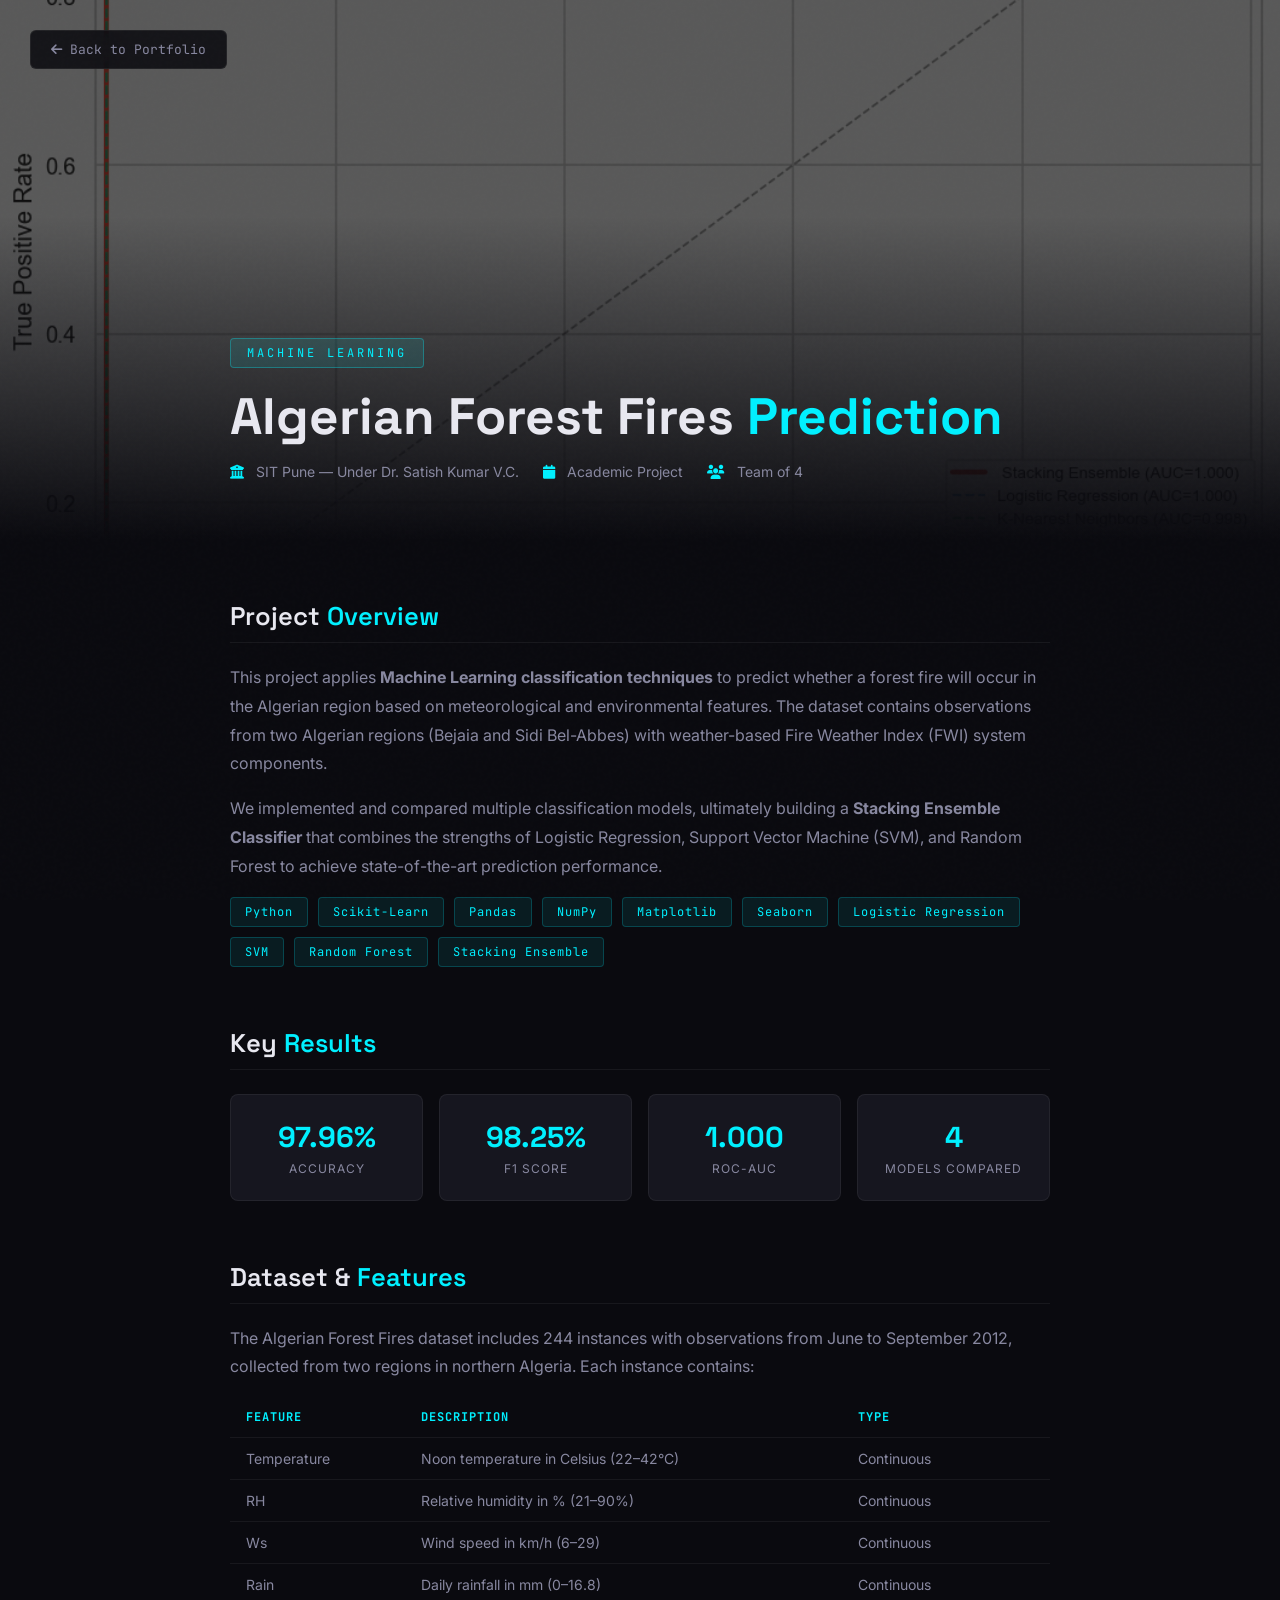
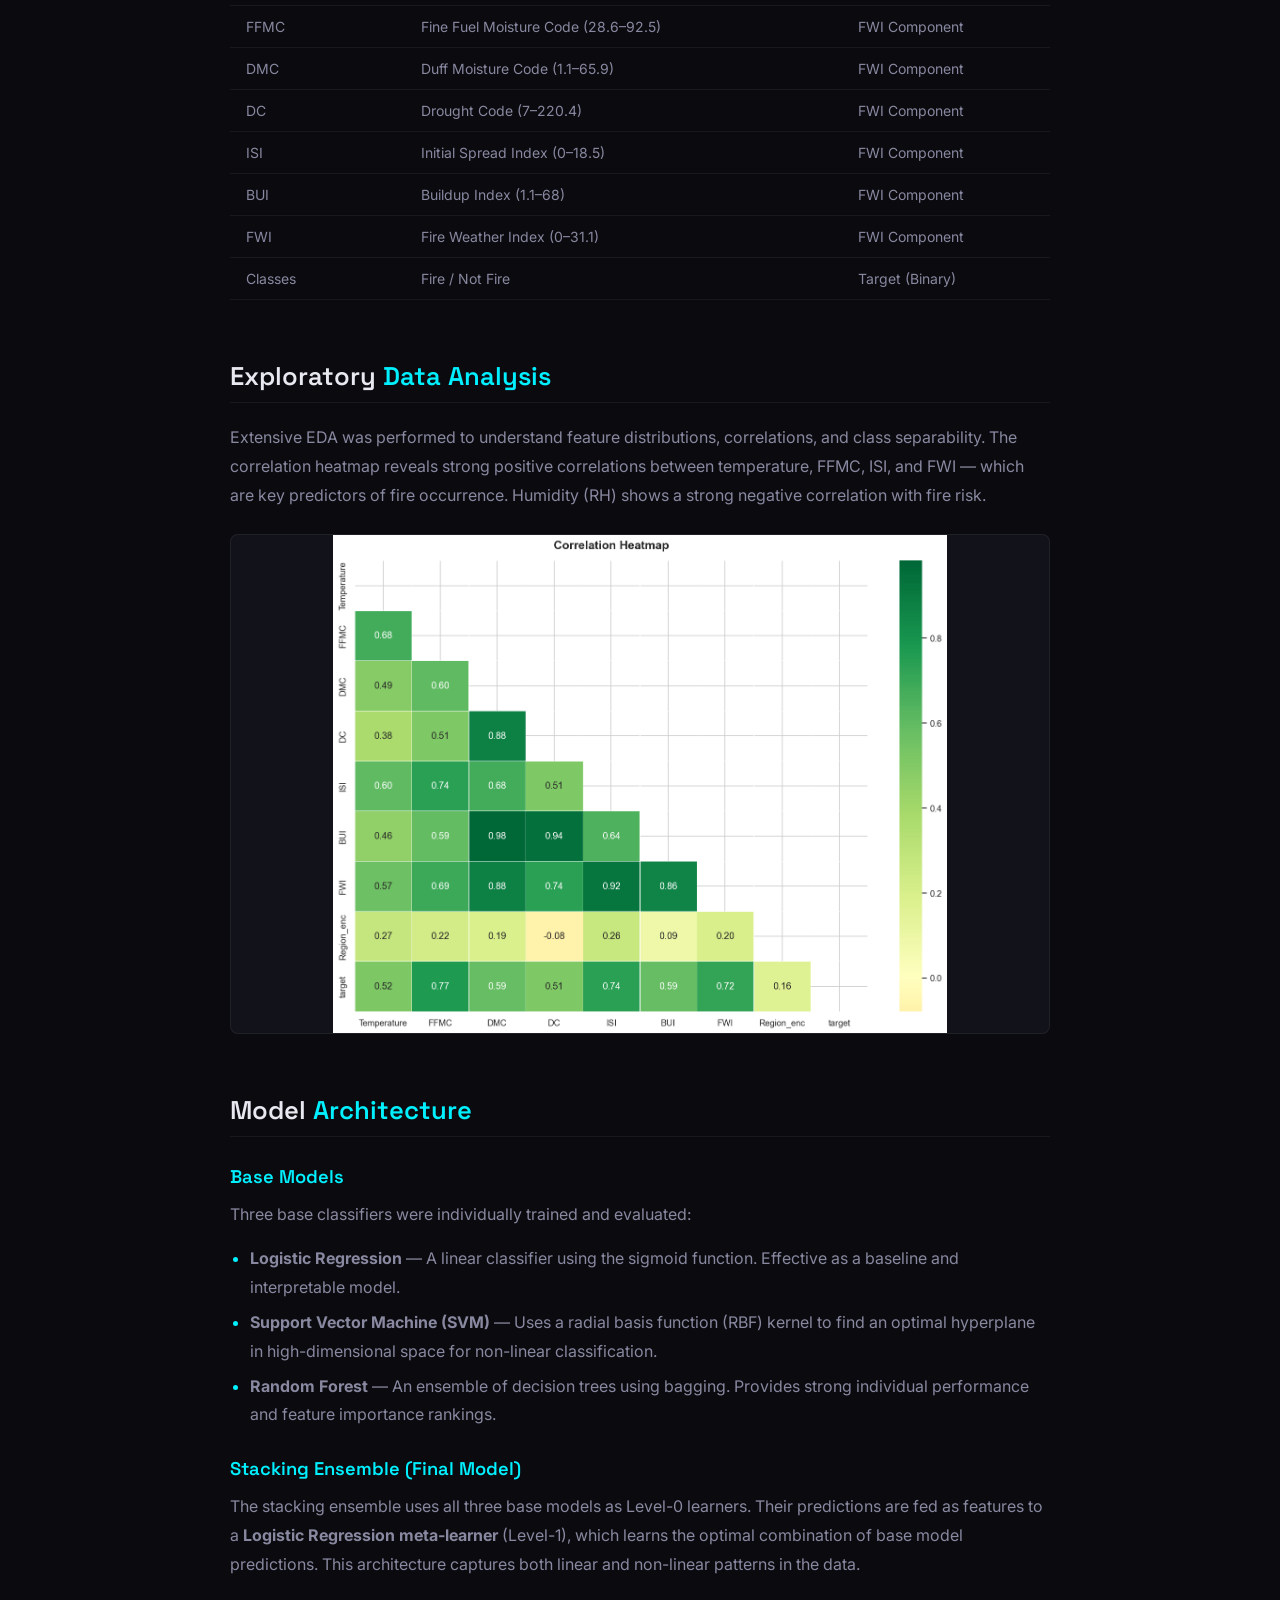
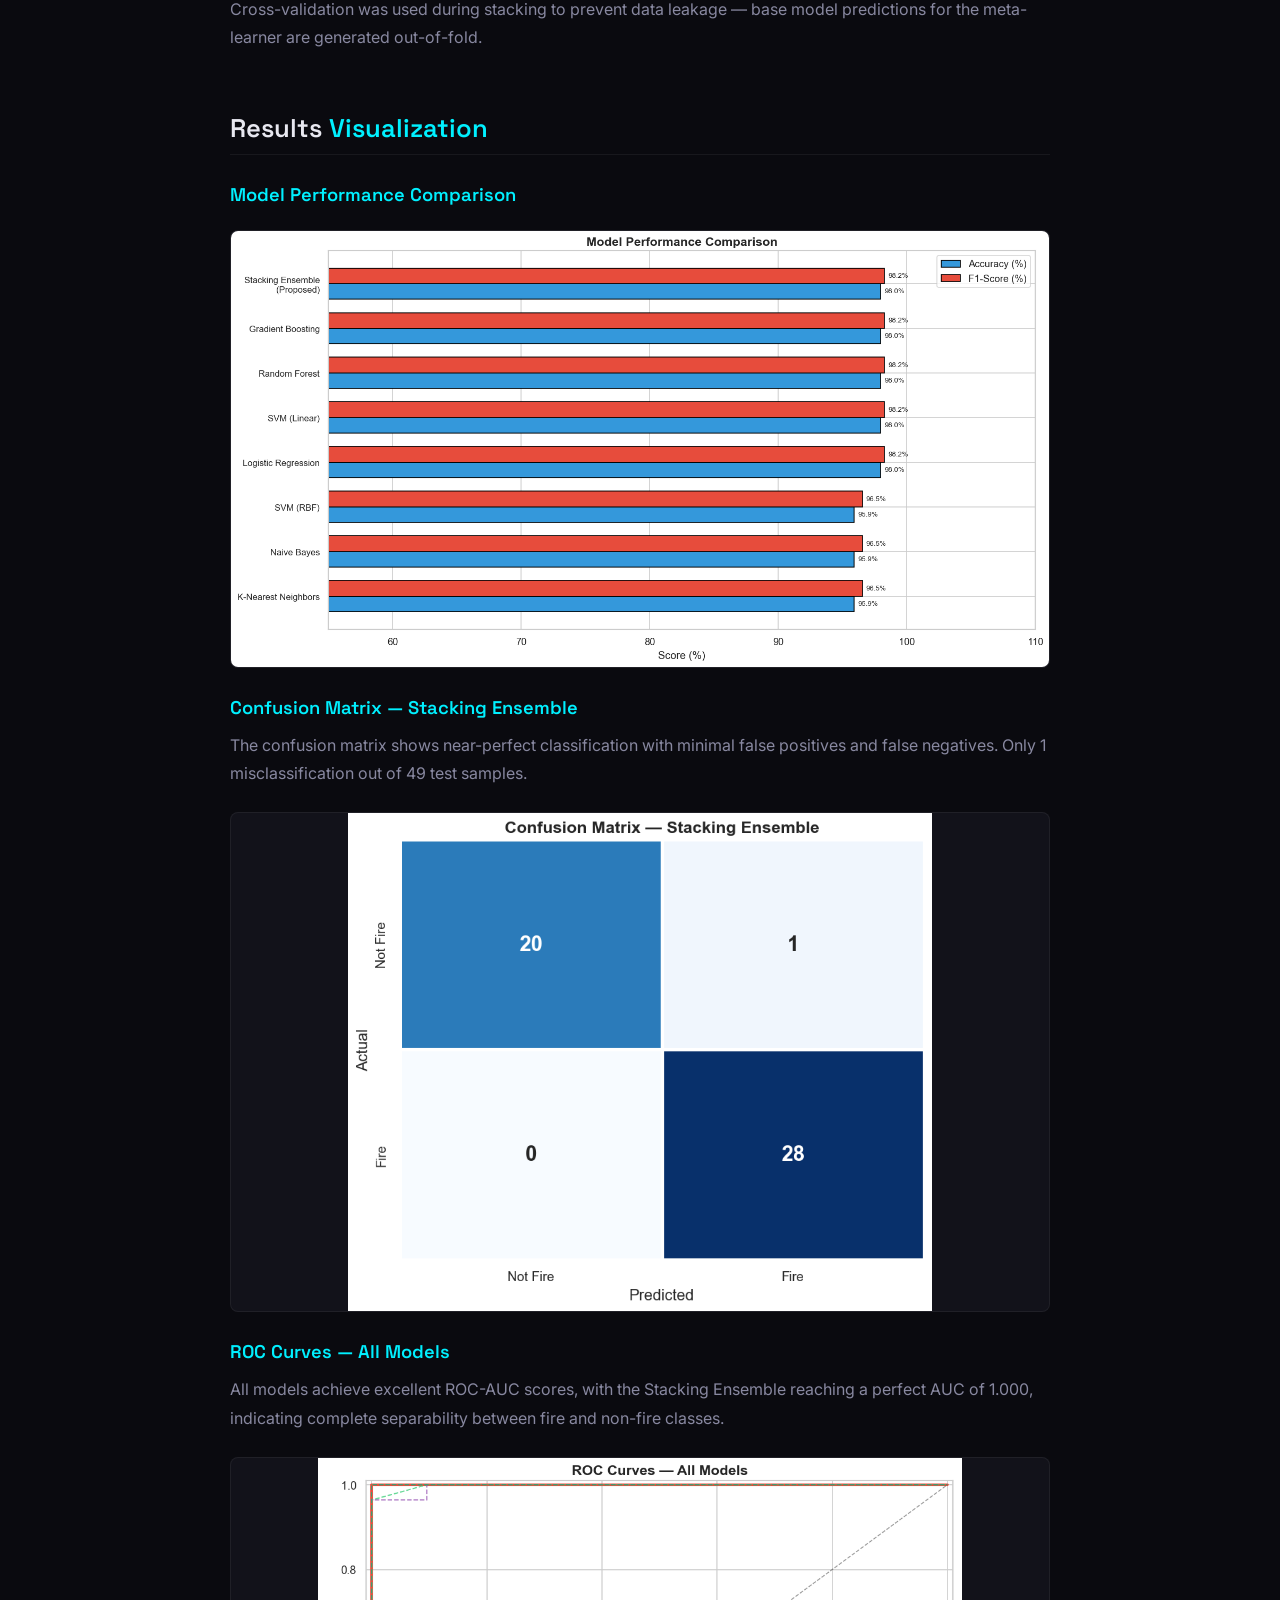
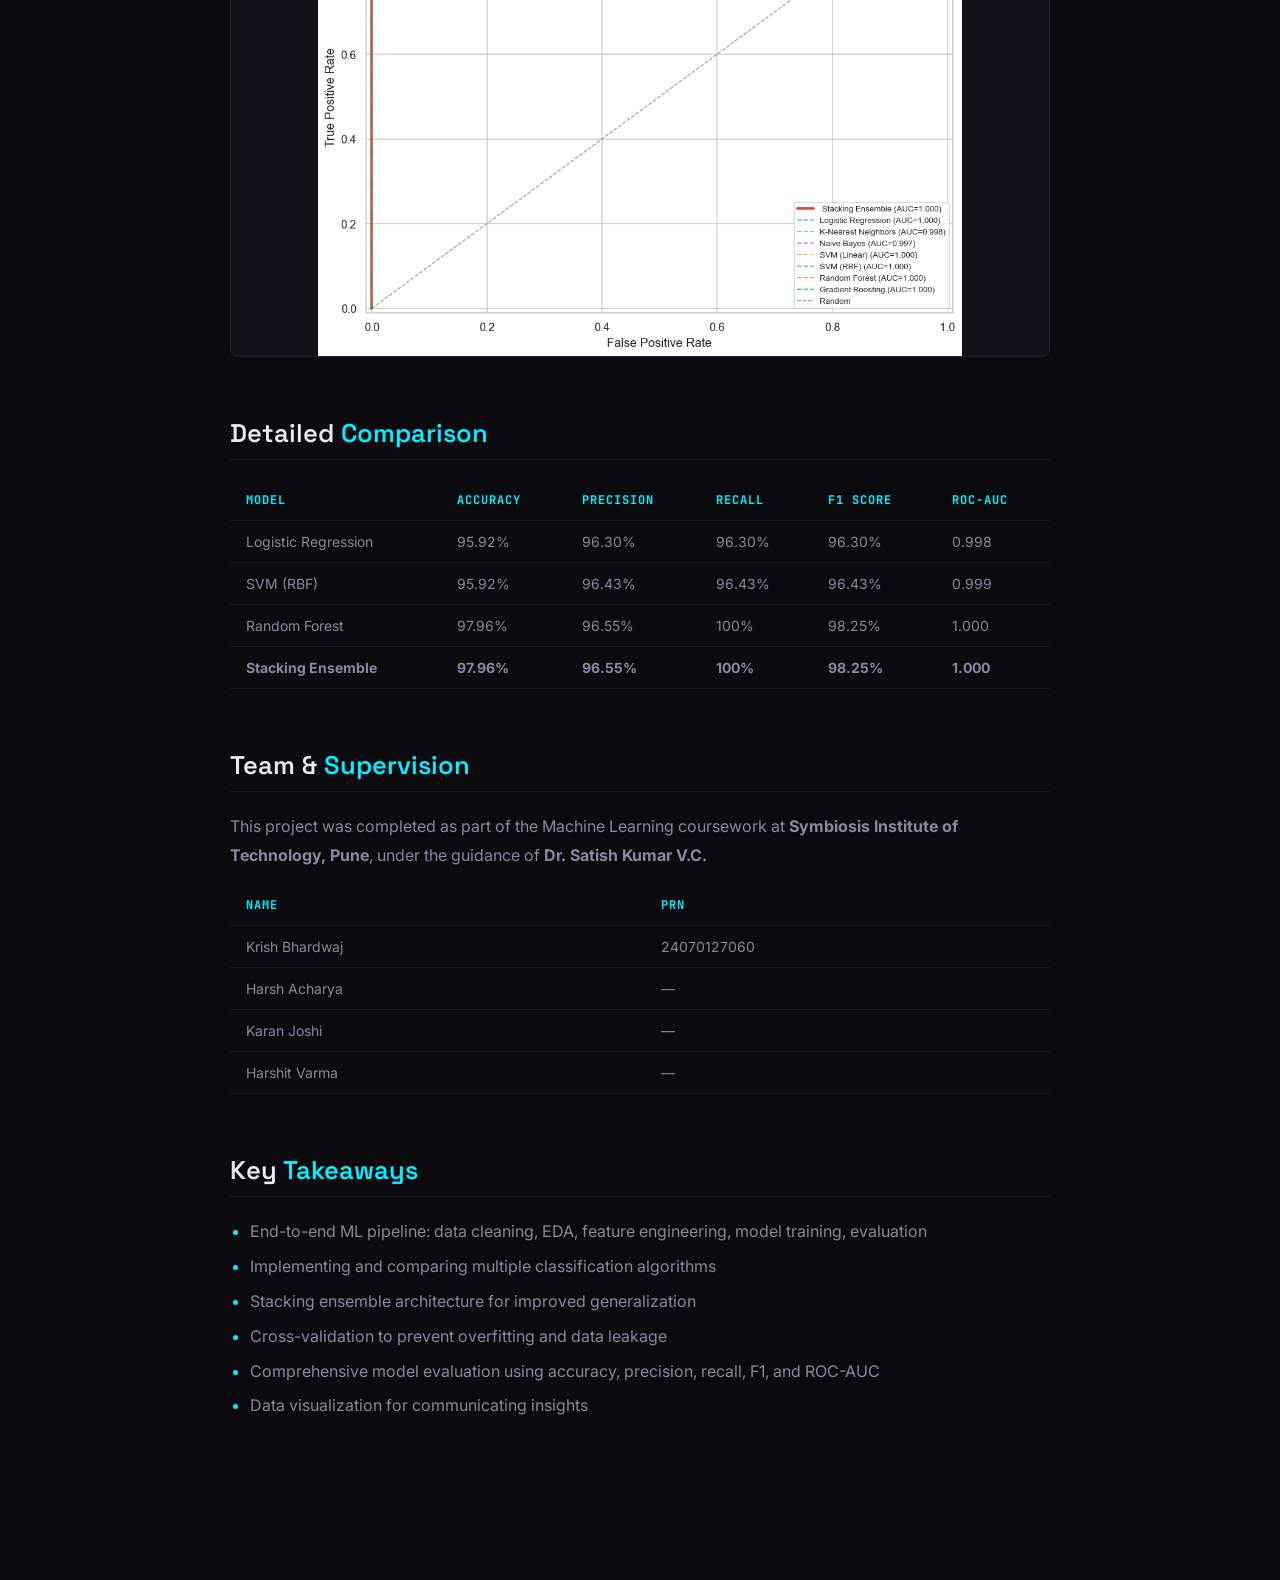
<file: project-forest-fires.html>
<!DOCTYPE html>
<html lang="en">
<head>
    <meta charset="UTF-8">
    <meta name="viewport" content="width=device-width, initial-scale=1.0">
    <title>Algerian Forest Fires Prediction | Krish Bhardwaj</title>
    <link rel="stylesheet" href="styles.css">
    <link rel="stylesheet" href="project-page.css">
    <link rel="preconnect" href="https://fonts.googleapis.com">
    <link rel="preconnect" href="https://fonts.gstatic.com" crossorigin>
    <link href="https://fonts.googleapis.com/css2?family=Space+Grotesk:wght@300;400;500;600;700&family=JetBrains+Mono:wght@400;500;700&family=Inter:wght@300;400;500;600;700&display=swap" rel="stylesheet">
    <link rel="stylesheet" href="https://cdnjs.cloudflare.com/ajax/libs/font-awesome/6.5.1/css/all.min.css">
</head>
<body class="project-page">

    <a href="index.html#projects" class="back-btn"><i class="fas fa-arrow-left"></i> Back to Portfolio</a>

    <!-- Hero -->
    <div class="project-hero">
        <div class="project-hero-bg">
            <img src="assets/images/ml_graph_6.png" alt="ROC Curves - Algerian Forest Fires Prediction">
        </div>
        <div class="project-hero-content">
            <span class="project-hero-tag">Machine Learning</span>
            <h1>Algerian Forest Fires <span class="accent">Prediction</span></h1>
            <div class="project-hero-meta">
                <span><i class="fas fa-university"></i> SIT Pune — Under Dr. Satish Kumar V.C.</span>
                <span><i class="fas fa-calendar"></i> Academic Project</span>
                <span><i class="fas fa-users"></i> Team of 4</span>
            </div>
        </div>
    </div>

    <!-- Content -->
    <div class="project-content">

        <!-- Overview -->
        <div class="project-section">
            <h2>Project <span class="accent">Overview</span></h2>
            <p>
                This project applies <strong>Machine Learning classification techniques</strong> to predict 
                whether a forest fire will occur in the Algerian region based on meteorological and 
                environmental features. The dataset contains observations from two Algerian regions 
                (Bejaia and Sidi Bel-Abbes) with weather-based Fire Weather Index (FWI) system components.
            </p>
            <p>
                We implemented and compared multiple classification models, ultimately building a 
                <strong>Stacking Ensemble Classifier</strong> that combines the strengths of Logistic Regression, 
                Support Vector Machine (SVM), and Random Forest to achieve state-of-the-art prediction performance.
            </p>

            <div class="project-tech-tags">
                <span>Python</span>
                <span>Scikit-Learn</span>
                <span>Pandas</span>
                <span>NumPy</span>
                <span>Matplotlib</span>
                <span>Seaborn</span>
                <span>Logistic Regression</span>
                <span>SVM</span>
                <span>Random Forest</span>
                <span>Stacking Ensemble</span>
            </div>
        </div>

        <!-- Results -->
        <div class="project-section">
            <h2>Key <span class="accent">Results</span></h2>
            <div class="project-metrics">
                <div class="metric-card">
                    <span class="metric-value">97.96%</span>
                    <span class="metric-label">Accuracy</span>
                </div>
                <div class="metric-card">
                    <span class="metric-value">98.25%</span>
                    <span class="metric-label">F1 Score</span>
                </div>
                <div class="metric-card">
                    <span class="metric-value">1.000</span>
                    <span class="metric-label">ROC-AUC</span>
                </div>
                <div class="metric-card">
                    <span class="metric-value">4</span>
                    <span class="metric-label">Models Compared</span>
                </div>
            </div>
        </div>

        <!-- Dataset -->
        <div class="project-section">
            <h2>Dataset &amp; <span class="accent">Features</span></h2>
            <p>
                The Algerian Forest Fires dataset includes 244 instances with observations from June to September 2012, 
                collected from two regions in northern Algeria. Each instance contains:
            </p>
            <table class="project-table">
                <thead>
                    <tr>
                        <th>Feature</th>
                        <th>Description</th>
                        <th>Type</th>
                    </tr>
                </thead>
                <tbody>
                    <tr><td>Temperature</td><td>Noon temperature in Celsius (22–42°C)</td><td>Continuous</td></tr>
                    <tr><td>RH</td><td>Relative humidity in % (21–90%)</td><td>Continuous</td></tr>
                    <tr><td>Ws</td><td>Wind speed in km/h (6–29)</td><td>Continuous</td></tr>
                    <tr><td>Rain</td><td>Daily rainfall in mm (0–16.8)</td><td>Continuous</td></tr>
                    <tr><td>FFMC</td><td>Fine Fuel Moisture Code (28.6–92.5)</td><td>FWI Component</td></tr>
                    <tr><td>DMC</td><td>Duff Moisture Code (1.1–65.9)</td><td>FWI Component</td></tr>
                    <tr><td>DC</td><td>Drought Code (7–220.4)</td><td>FWI Component</td></tr>
                    <tr><td>ISI</td><td>Initial Spread Index (0–18.5)</td><td>FWI Component</td></tr>
                    <tr><td>BUI</td><td>Buildup Index (1.1–68)</td><td>FWI Component</td></tr>
                    <tr><td>FWI</td><td>Fire Weather Index (0–31.1)</td><td>FWI Component</td></tr>
                    <tr><td>Classes</td><td>Fire / Not Fire</td><td>Target (Binary)</td></tr>
                </tbody>
            </table>
        </div>

        <!-- EDA -->
        <div class="project-section">
            <h2>Exploratory <span class="accent">Data Analysis</span></h2>
            <p>
                Extensive EDA was performed to understand feature distributions, correlations, and class separability. 
                The correlation heatmap reveals strong positive correlations between temperature, FFMC, ISI, and FWI — 
                which are key predictors of fire occurrence. Humidity (RH) shows a strong negative correlation with fire risk.
            </p>
            <div class="project-img-grid single">
                <img src="assets/images/ml_graph_3.png" alt="Correlation heatmap showing feature relationships">
            </div>
        </div>

        <!-- Models -->
        <div class="project-section">
            <h2>Model <span class="accent">Architecture</span></h2>

            <h3>Base Models</h3>
            <p>Three base classifiers were individually trained and evaluated:</p>
            <ul>
                <li><strong>Logistic Regression</strong> — A linear classifier using the sigmoid function. Effective as a baseline and interpretable model.</li>
                <li><strong>Support Vector Machine (SVM)</strong> — Uses a radial basis function (RBF) kernel to find an optimal hyperplane in high-dimensional space for non-linear classification.</li>
                <li><strong>Random Forest</strong> — An ensemble of decision trees using bagging. Provides strong individual performance and feature importance rankings.</li>
            </ul>

            <h3>Stacking Ensemble (Final Model)</h3>
            <p>
                The stacking ensemble uses all three base models as Level-0 learners. Their predictions are fed 
                as features to a <strong>Logistic Regression meta-learner</strong> (Level-1), which learns the optimal 
                combination of base model predictions. This architecture captures both linear and non-linear 
                patterns in the data.
            </p>
            <p>
                Cross-validation was used during stacking to prevent data leakage — base model predictions 
                for the meta-learner are generated out-of-fold.
            </p>
        </div>

        <!-- Results Visualization -->
        <div class="project-section">
            <h2>Results <span class="accent">Visualization</span></h2>

            <h3>Model Performance Comparison</h3>
            <div class="project-img-grid single">
                <img src="assets/images/ml_graph_7.png" alt="Model performance comparison bar chart">
            </div>

            <h3>Confusion Matrix — Stacking Ensemble</h3>
            <p>
                The confusion matrix shows near-perfect classification with minimal false positives 
                and false negatives. Only 1 misclassification out of 49 test samples.
            </p>
            <div class="project-img-grid single">
                <img src="assets/images/ml_graph_5.png" alt="Confusion matrix for stacking ensemble">
            </div>

            <h3>ROC Curves — All Models</h3>
            <p>
                All models achieve excellent ROC-AUC scores, with the Stacking Ensemble reaching 
                a perfect AUC of 1.000, indicating complete separability between fire and non-fire classes.
            </p>
            <div class="project-img-grid single">
                <img src="assets/images/ml_graph_6.png" alt="ROC curves for all models">
            </div>
        </div>

        <!-- Detailed Results -->
        <div class="project-section">
            <h2>Detailed <span class="accent">Comparison</span></h2>
            <table class="project-table">
                <thead>
                    <tr>
                        <th>Model</th>
                        <th>Accuracy</th>
                        <th>Precision</th>
                        <th>Recall</th>
                        <th>F1 Score</th>
                        <th>ROC-AUC</th>
                    </tr>
                </thead>
                <tbody>
                    <tr>
                        <td>Logistic Regression</td>
                        <td>95.92%</td>
                        <td>96.30%</td>
                        <td>96.30%</td>
                        <td>96.30%</td>
                        <td>0.998</td>
                    </tr>
                    <tr>
                        <td>SVM (RBF)</td>
                        <td>95.92%</td>
                        <td>96.43%</td>
                        <td>96.43%</td>
                        <td>96.43%</td>
                        <td>0.999</td>
                    </tr>
                    <tr>
                        <td>Random Forest</td>
                        <td>97.96%</td>
                        <td>96.55%</td>
                        <td>100%</td>
                        <td>98.25%</td>
                        <td>1.000</td>
                    </tr>
                    <tr>
                        <td><strong>Stacking Ensemble</strong></td>
                        <td><strong>97.96%</strong></td>
                        <td><strong>96.55%</strong></td>
                        <td><strong>100%</strong></td>
                        <td><strong>98.25%</strong></td>
                        <td><strong>1.000</strong></td>
                    </tr>
                </tbody>
            </table>
        </div>

        <!-- Team -->
        <div class="project-section">
            <h2>Team &amp; <span class="accent">Supervision</span></h2>
            <p>
                This project was completed as part of the Machine Learning coursework at 
                <strong>Symbiosis Institute of Technology, Pune</strong>, under the guidance of 
                <strong>Dr. Satish Kumar V.C.</strong>
            </p>
            <table class="project-table">
                <thead>
                    <tr>
                        <th>Name</th>
                        <th>PRN</th>
                    </tr>
                </thead>
                <tbody>
                    <tr><td>Krish Bhardwaj</td><td>24070127060</td></tr>
                    <tr><td>Harsh Acharya</td><td>—</td></tr>
                    <tr><td>Karan Joshi</td><td>—</td></tr>
                    <tr><td>Harshit Varma</td><td>—</td></tr>
                </tbody>
            </table>
        </div>

        <!-- Key Takeaways -->
        <div class="project-section">
            <h2>Key <span class="accent">Takeaways</span></h2>
            <ul>
                <li>End-to-end ML pipeline: data cleaning, EDA, feature engineering, model training, evaluation</li>
                <li>Implementing and comparing multiple classification algorithms</li>
                <li>Stacking ensemble architecture for improved generalization</li>
                <li>Cross-validation to prevent overfitting and data leakage</li>
                <li>Comprehensive model evaluation using accuracy, precision, recall, F1, and ROC-AUC</li>
                <li>Data visualization for communicating insights</li>
            </ul>
        </div>

    </div>
</body>
</html>
</file>
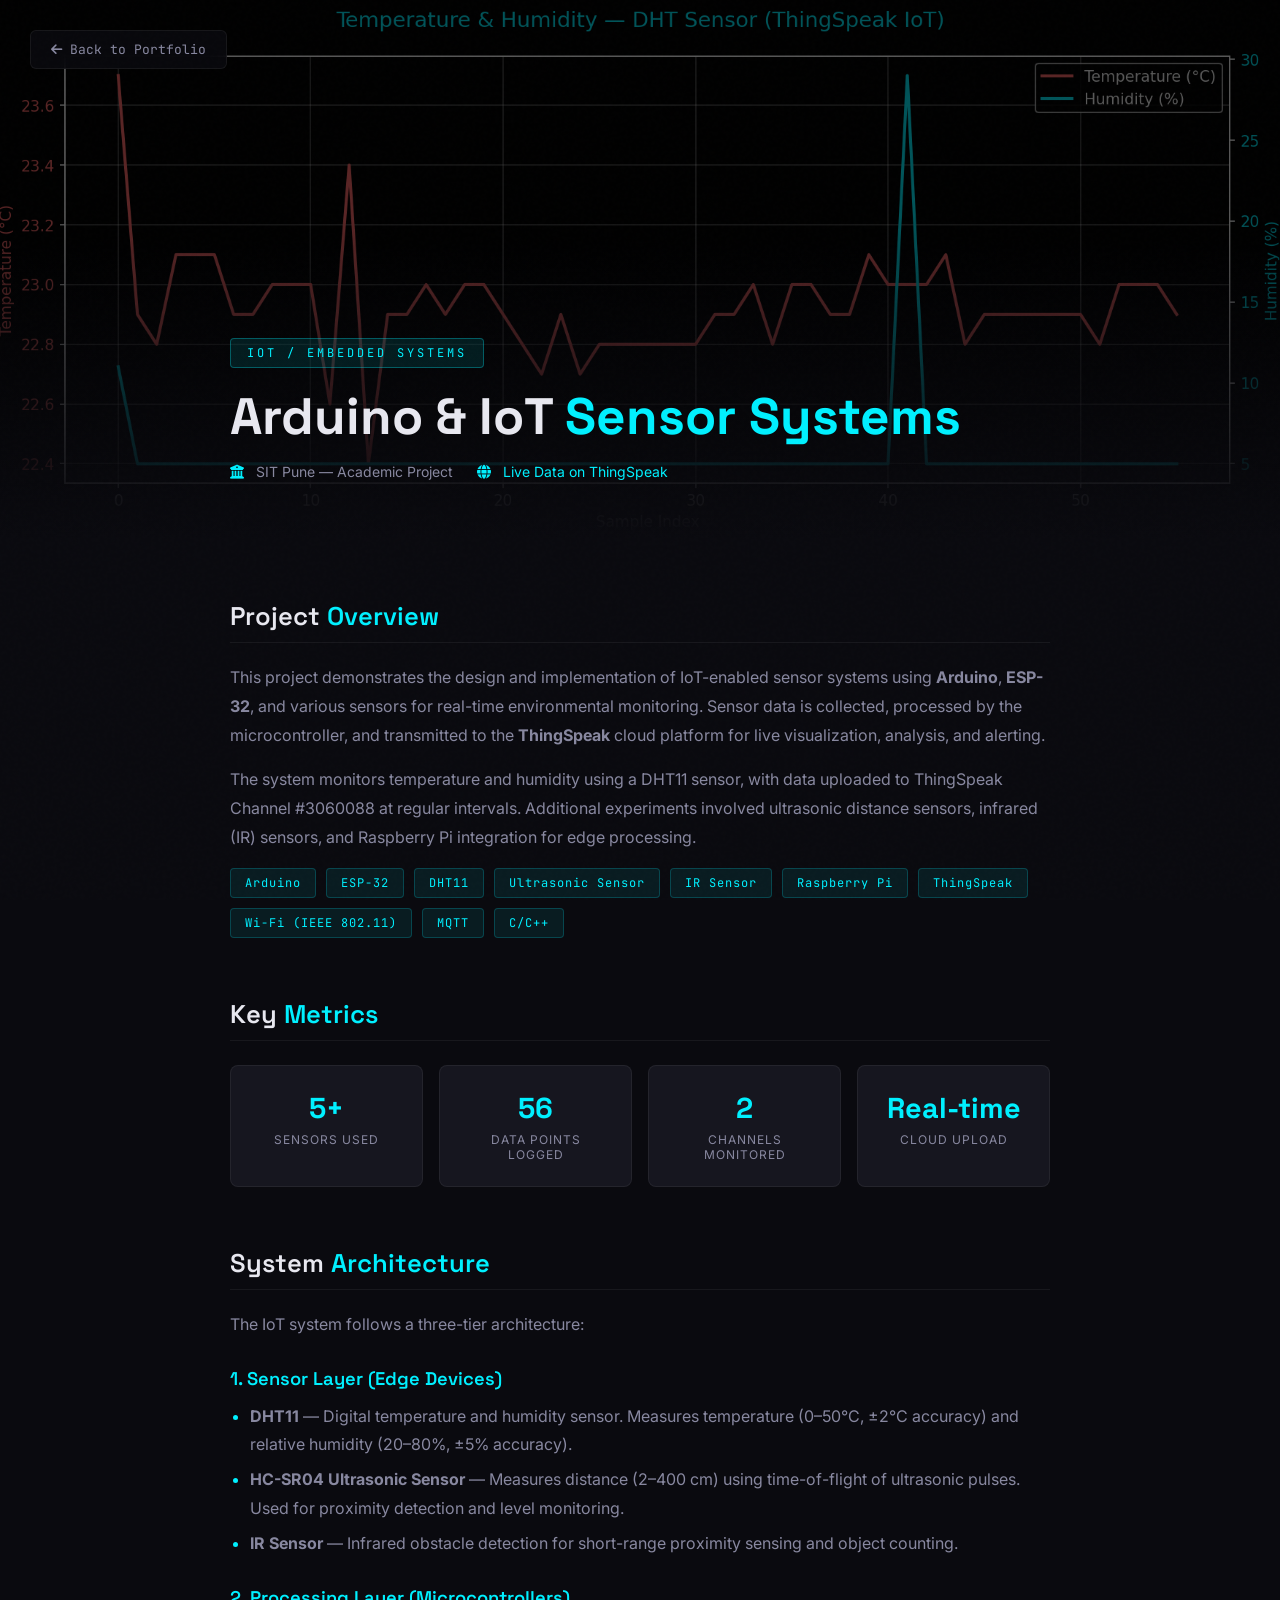
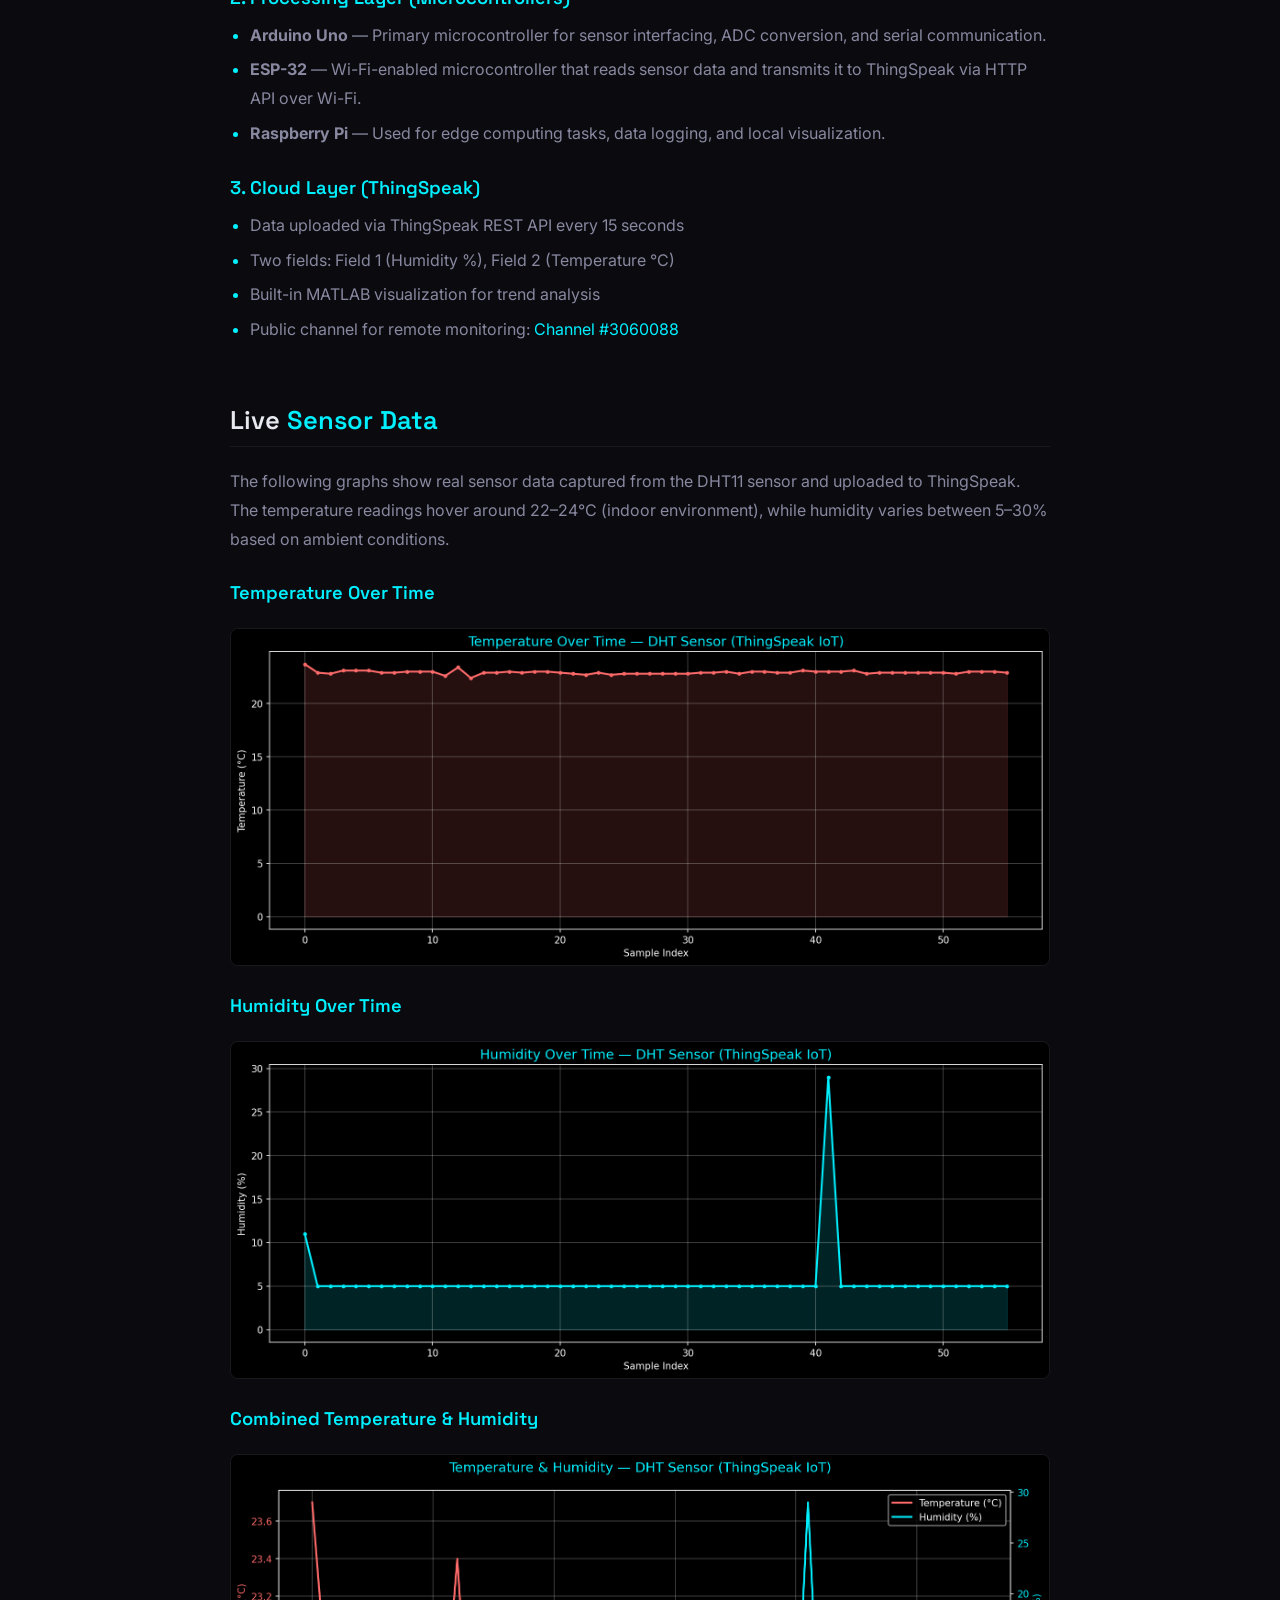
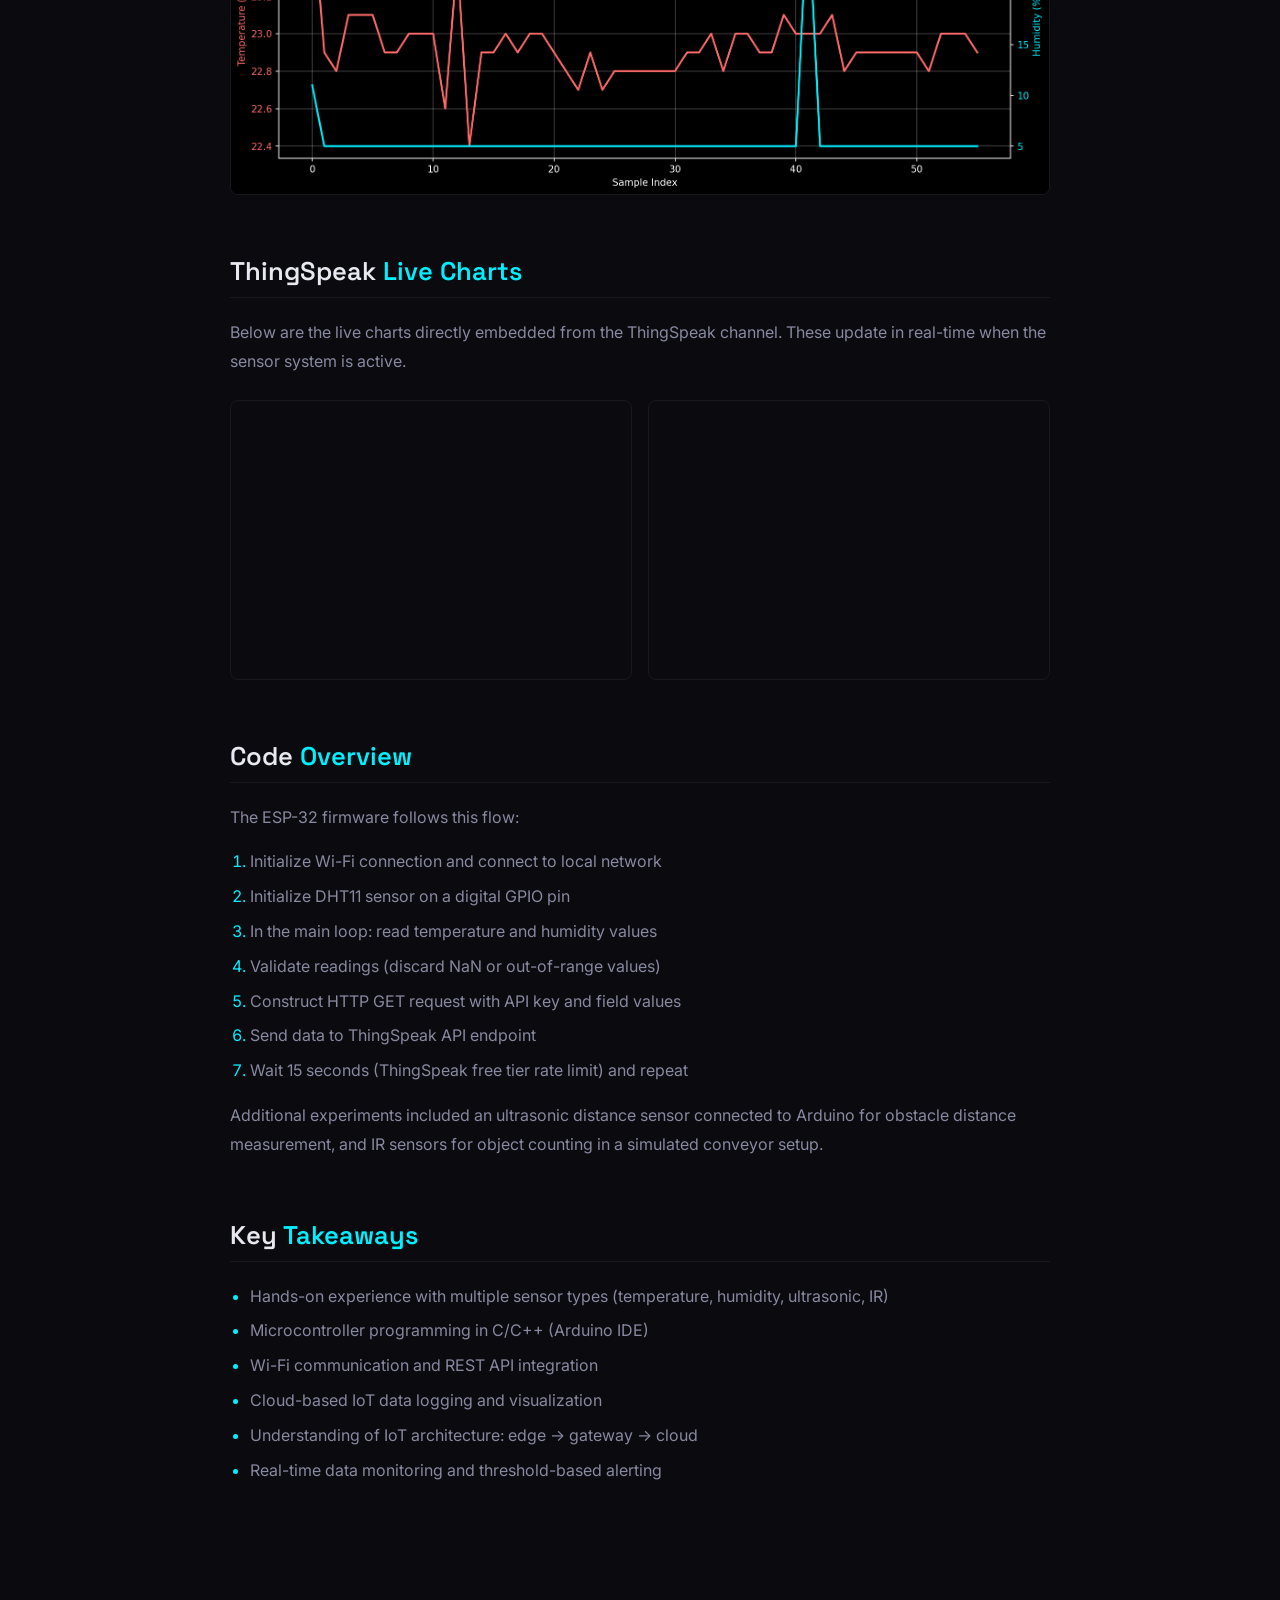
<file: project-iot.html>
<!DOCTYPE html>
<html lang="en">
<head>
    <meta charset="UTF-8">
    <meta name="viewport" content="width=device-width, initial-scale=1.0">
    <title>Arduino &amp; IoT Sensor Systems | Krish Bhardwaj</title>
    <link rel="stylesheet" href="styles.css">
    <link rel="stylesheet" href="project-page.css">
    <link rel="preconnect" href="https://fonts.googleapis.com">
    <link rel="preconnect" href="https://fonts.gstatic.com" crossorigin>
    <link href="https://fonts.googleapis.com/css2?family=Space+Grotesk:wght@300;400;500;600;700&family=JetBrains+Mono:wght@400;500;700&family=Inter:wght@300;400;500;600;700&display=swap" rel="stylesheet">
    <link rel="stylesheet" href="https://cdnjs.cloudflare.com/ajax/libs/font-awesome/6.5.1/css/all.min.css">
</head>
<body class="project-page">

    <a href="index.html#projects" class="back-btn"><i class="fas fa-arrow-left"></i> Back to Portfolio</a>

    <!-- Hero -->
    <div class="project-hero">
        <div class="project-hero-bg">
            <img src="assets/images/iot_combined.png" alt="IoT Temperature & Humidity Data">
        </div>
        <div class="project-hero-content">
            <span class="project-hero-tag">IoT / Embedded Systems</span>
            <h1>Arduino &amp; IoT <span class="accent">Sensor Systems</span></h1>
            <div class="project-hero-meta">
                <span><i class="fas fa-university"></i> SIT Pune — Academic Project</span>
                <span><i class="fas fa-globe"></i> <a href="https://thingspeak.mathworks.com/channels/3060088" target="_blank" style="color:var(--accent);">Live Data on ThingSpeak</a></span>
            </div>
        </div>
    </div>

    <!-- Content -->
    <div class="project-content">

        <!-- Overview -->
        <div class="project-section">
            <h2>Project <span class="accent">Overview</span></h2>
            <p>
                This project demonstrates the design and implementation of IoT-enabled sensor systems using 
                <strong>Arduino</strong>, <strong>ESP-32</strong>, and various sensors for real-time environmental 
                monitoring. Sensor data is collected, processed by the microcontroller, and transmitted to the 
                <strong>ThingSpeak</strong> cloud platform for live visualization, analysis, and alerting.
            </p>
            <p>
                The system monitors temperature and humidity using a DHT11 sensor, with data uploaded to 
                ThingSpeak Channel #3060088 at regular intervals. Additional experiments involved ultrasonic 
                distance sensors, infrared (IR) sensors, and Raspberry Pi integration for edge processing.
            </p>

            <div class="project-tech-tags">
                <span>Arduino</span>
                <span>ESP-32</span>
                <span>DHT11</span>
                <span>Ultrasonic Sensor</span>
                <span>IR Sensor</span>
                <span>Raspberry Pi</span>
                <span>ThingSpeak</span>
                <span>Wi-Fi (IEEE 802.11)</span>
                <span>MQTT</span>
                <span>C/C++</span>
            </div>
        </div>

        <!-- Key Metrics -->
        <div class="project-section">
            <h2>Key <span class="accent">Metrics</span></h2>
            <div class="project-metrics">
                <div class="metric-card">
                    <span class="metric-value">5+</span>
                    <span class="metric-label">Sensors Used</span>
                </div>
                <div class="metric-card">
                    <span class="metric-value">56</span>
                    <span class="metric-label">Data Points Logged</span>
                </div>
                <div class="metric-card">
                    <span class="metric-value">2</span>
                    <span class="metric-label">Channels Monitored</span>
                </div>
                <div class="metric-card">
                    <span class="metric-value">Real-time</span>
                    <span class="metric-label">Cloud Upload</span>
                </div>
            </div>
        </div>

        <!-- System Architecture -->
        <div class="project-section">
            <h2>System <span class="accent">Architecture</span></h2>
            <p>The IoT system follows a three-tier architecture:</p>

            <h3>1. Sensor Layer (Edge Devices)</h3>
            <ul>
                <li><strong>DHT11</strong> — Digital temperature and humidity sensor. Measures temperature (0–50°C, ±2°C accuracy) and relative humidity (20–80%, ±5% accuracy).</li>
                <li><strong>HC-SR04 Ultrasonic Sensor</strong> — Measures distance (2–400 cm) using time-of-flight of ultrasonic pulses. Used for proximity detection and level monitoring.</li>
                <li><strong>IR Sensor</strong> — Infrared obstacle detection for short-range proximity sensing and object counting.</li>
            </ul>

            <h3>2. Processing Layer (Microcontrollers)</h3>
            <ul>
                <li><strong>Arduino Uno</strong> — Primary microcontroller for sensor interfacing, ADC conversion, and serial communication.</li>
                <li><strong>ESP-32</strong> — Wi-Fi-enabled microcontroller that reads sensor data and transmits it to ThingSpeak via HTTP API over Wi-Fi.</li>
                <li><strong>Raspberry Pi</strong> — Used for edge computing tasks, data logging, and local visualization.</li>
            </ul>

            <h3>3. Cloud Layer (ThingSpeak)</h3>
            <ul>
                <li>Data uploaded via ThingSpeak REST API every 15 seconds</li>
                <li>Two fields: Field 1 (Humidity %), Field 2 (Temperature °C)</li>
                <li>Built-in MATLAB visualization for trend analysis</li>
                <li>Public channel for remote monitoring: <a href="https://thingspeak.mathworks.com/channels/3060088" target="_blank" style="color:var(--accent);">Channel #3060088</a></li>
            </ul>
        </div>

        <!-- Live Data -->
        <div class="project-section">
            <h2>Live <span class="accent">Sensor Data</span></h2>
            <p>
                The following graphs show real sensor data captured from the DHT11 sensor and uploaded to 
                ThingSpeak. The temperature readings hover around 22–24°C (indoor environment), while humidity 
                varies between 5–30% based on ambient conditions.
            </p>

            <h3>Temperature Over Time</h3>
            <div class="project-img-full">
                <img src="assets/images/iot_temperature.png" alt="Temperature readings from DHT sensor over time">
            </div>

            <h3>Humidity Over Time</h3>
            <div class="project-img-full">
                <img src="assets/images/iot_humidity.png" alt="Humidity readings from DHT sensor over time">
            </div>

            <h3>Combined Temperature &amp; Humidity</h3>
            <div class="project-img-full">
                <img src="assets/images/iot_combined.png" alt="Dual-axis plot of temperature and humidity">
            </div>
        </div>

        <!-- ThingSpeak Live Embed -->
        <div class="project-section">
            <h2>ThingSpeak <span class="accent">Live Charts</span></h2>
            <p>
                Below are the live charts directly embedded from the ThingSpeak channel. These update in real-time 
                when the sensor system is active.
            </p>
            <div class="project-img-grid">
                <iframe width="100%" height="280" style="border: 1px solid var(--border-color); border-radius: 8px;" 
                    src="https://thingspeak.mathworks.com/channels/3060088/charts/1?bgcolor=%23111118&color=%2300f0ff&dynamic=true&results=60&type=line&update=15"></iframe>
                <iframe width="100%" height="280" style="border: 1px solid var(--border-color); border-radius: 8px;" 
                    src="https://thingspeak.mathworks.com/channels/3060088/charts/2?bgcolor=%23111118&color=%23ff6b6b&dynamic=true&results=60&type=line&update=15"></iframe>
            </div>
        </div>

        <!-- Code Overview -->
        <div class="project-section">
            <h2>Code <span class="accent">Overview</span></h2>
            <p>The ESP-32 firmware follows this flow:</p>
            <ol>
                <li>Initialize Wi-Fi connection and connect to local network</li>
                <li>Initialize DHT11 sensor on a digital GPIO pin</li>
                <li>In the main loop: read temperature and humidity values</li>
                <li>Validate readings (discard NaN or out-of-range values)</li>
                <li>Construct HTTP GET request with API key and field values</li>
                <li>Send data to ThingSpeak API endpoint</li>
                <li>Wait 15 seconds (ThingSpeak free tier rate limit) and repeat</li>
            </ol>
            <p>
                Additional experiments included an ultrasonic distance sensor connected to Arduino for 
                obstacle distance measurement, and IR sensors for object counting in a simulated conveyor setup.
            </p>
        </div>

        <!-- Key Takeaways -->
        <div class="project-section">
            <h2>Key <span class="accent">Takeaways</span></h2>
            <ul>
                <li>Hands-on experience with multiple sensor types (temperature, humidity, ultrasonic, IR)</li>
                <li>Microcontroller programming in C/C++ (Arduino IDE)</li>
                <li>Wi-Fi communication and REST API integration</li>
                <li>Cloud-based IoT data logging and visualization</li>
                <li>Understanding of IoT architecture: edge → gateway → cloud</li>
                <li>Real-time data monitoring and threshold-based alerting</li>
            </ul>
        </div>

    </div>
</body>
</html>
</file>
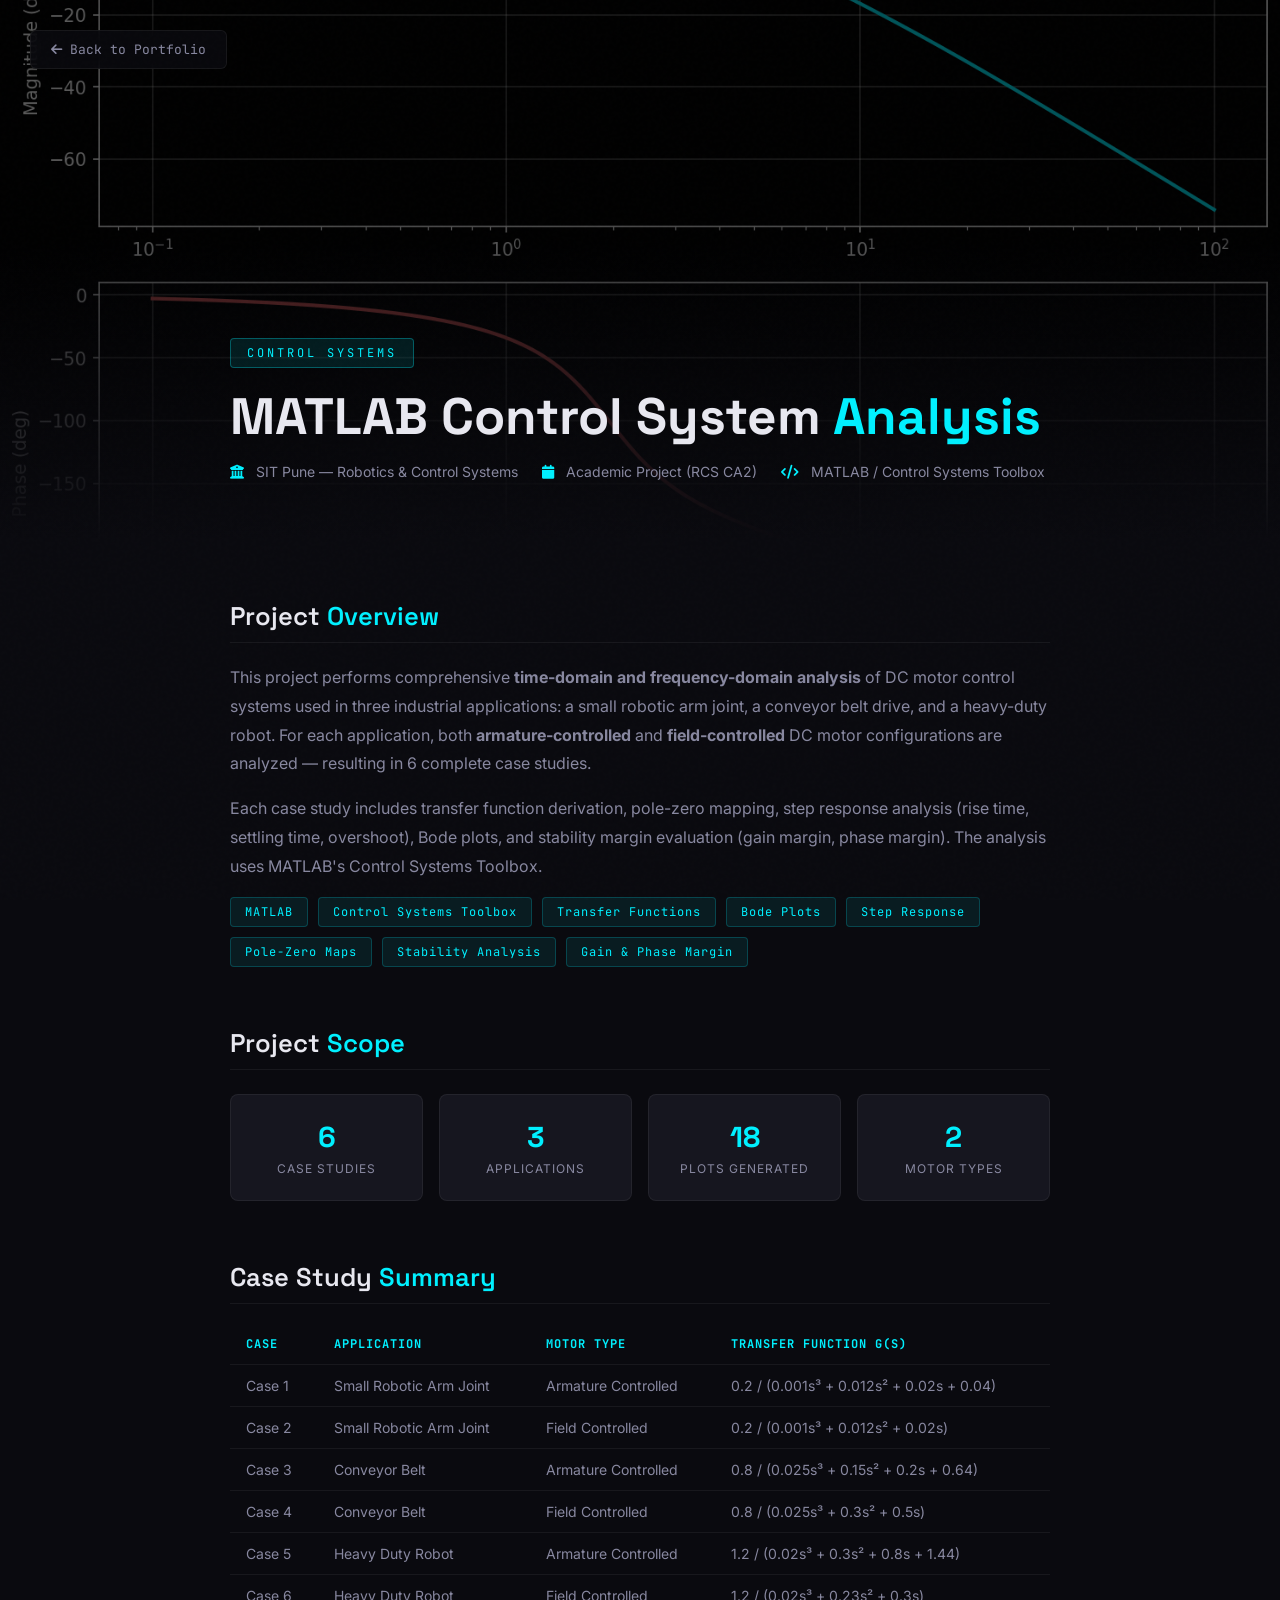
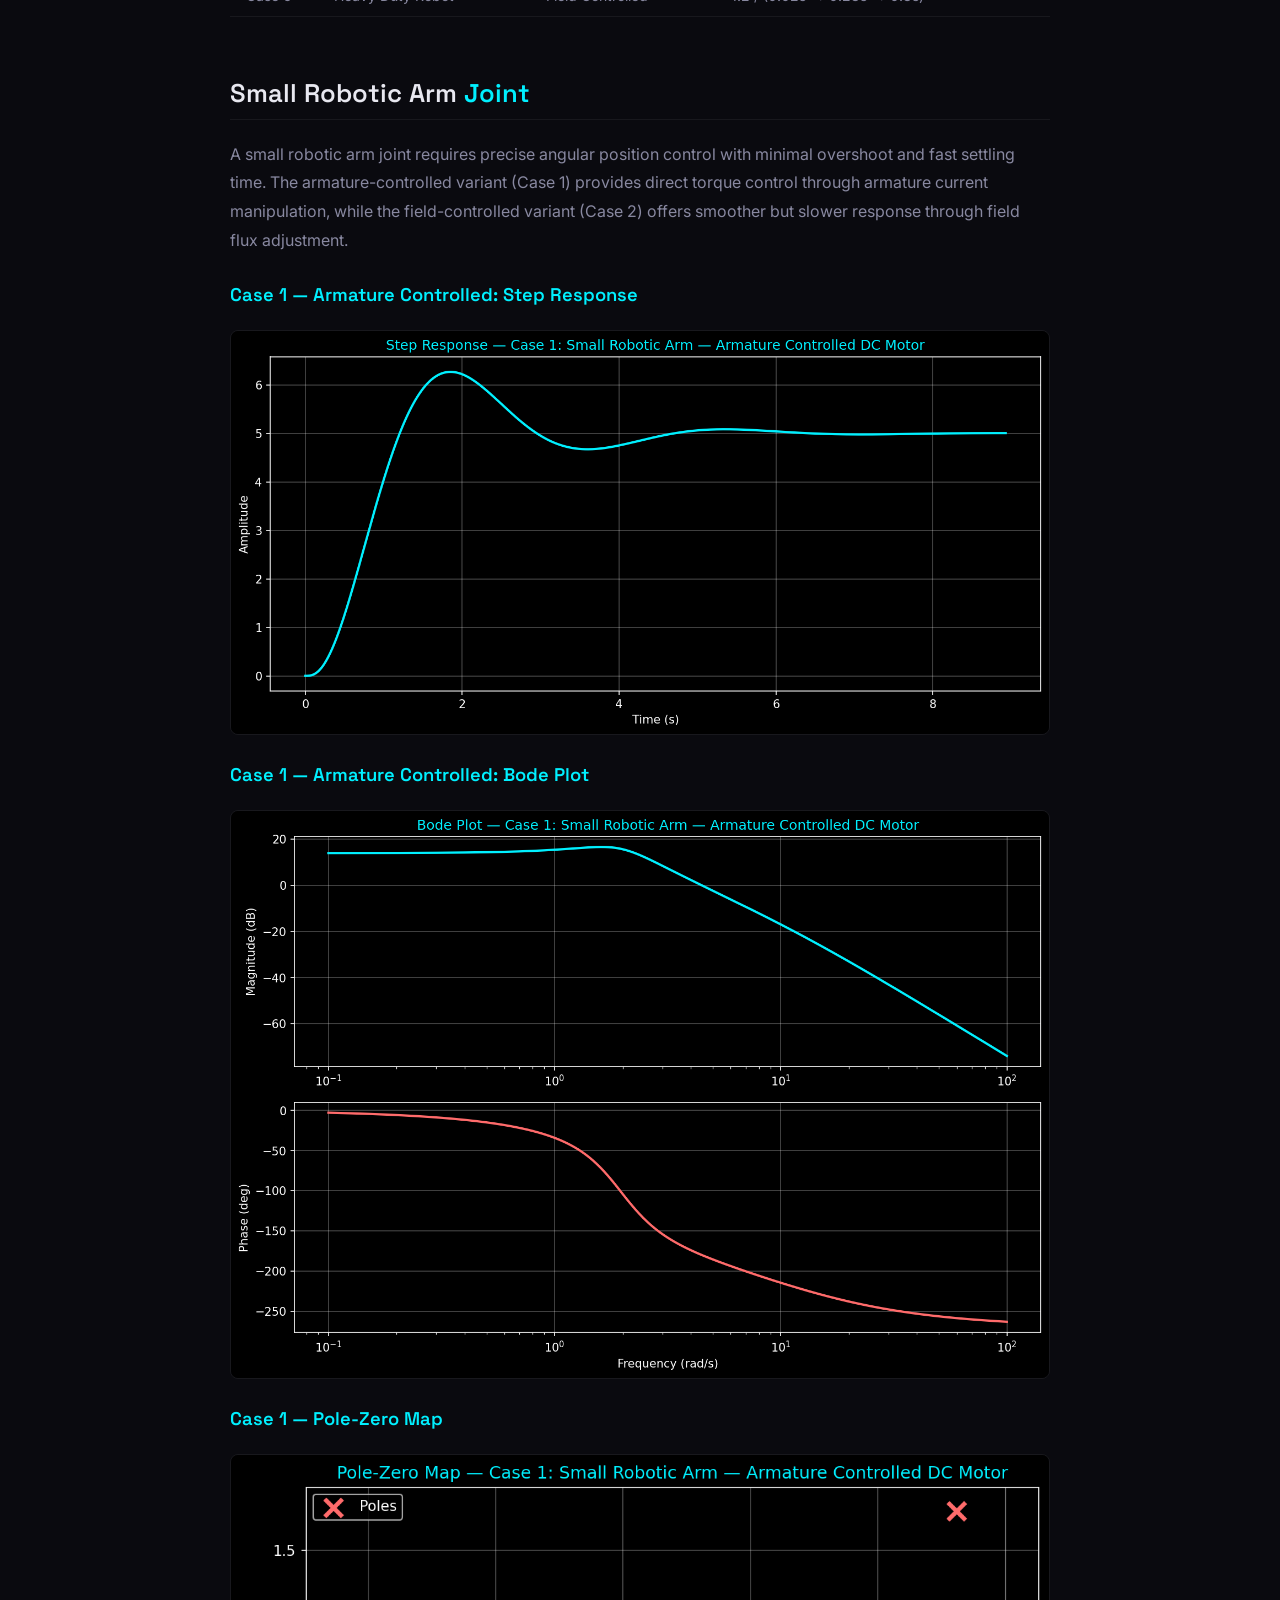
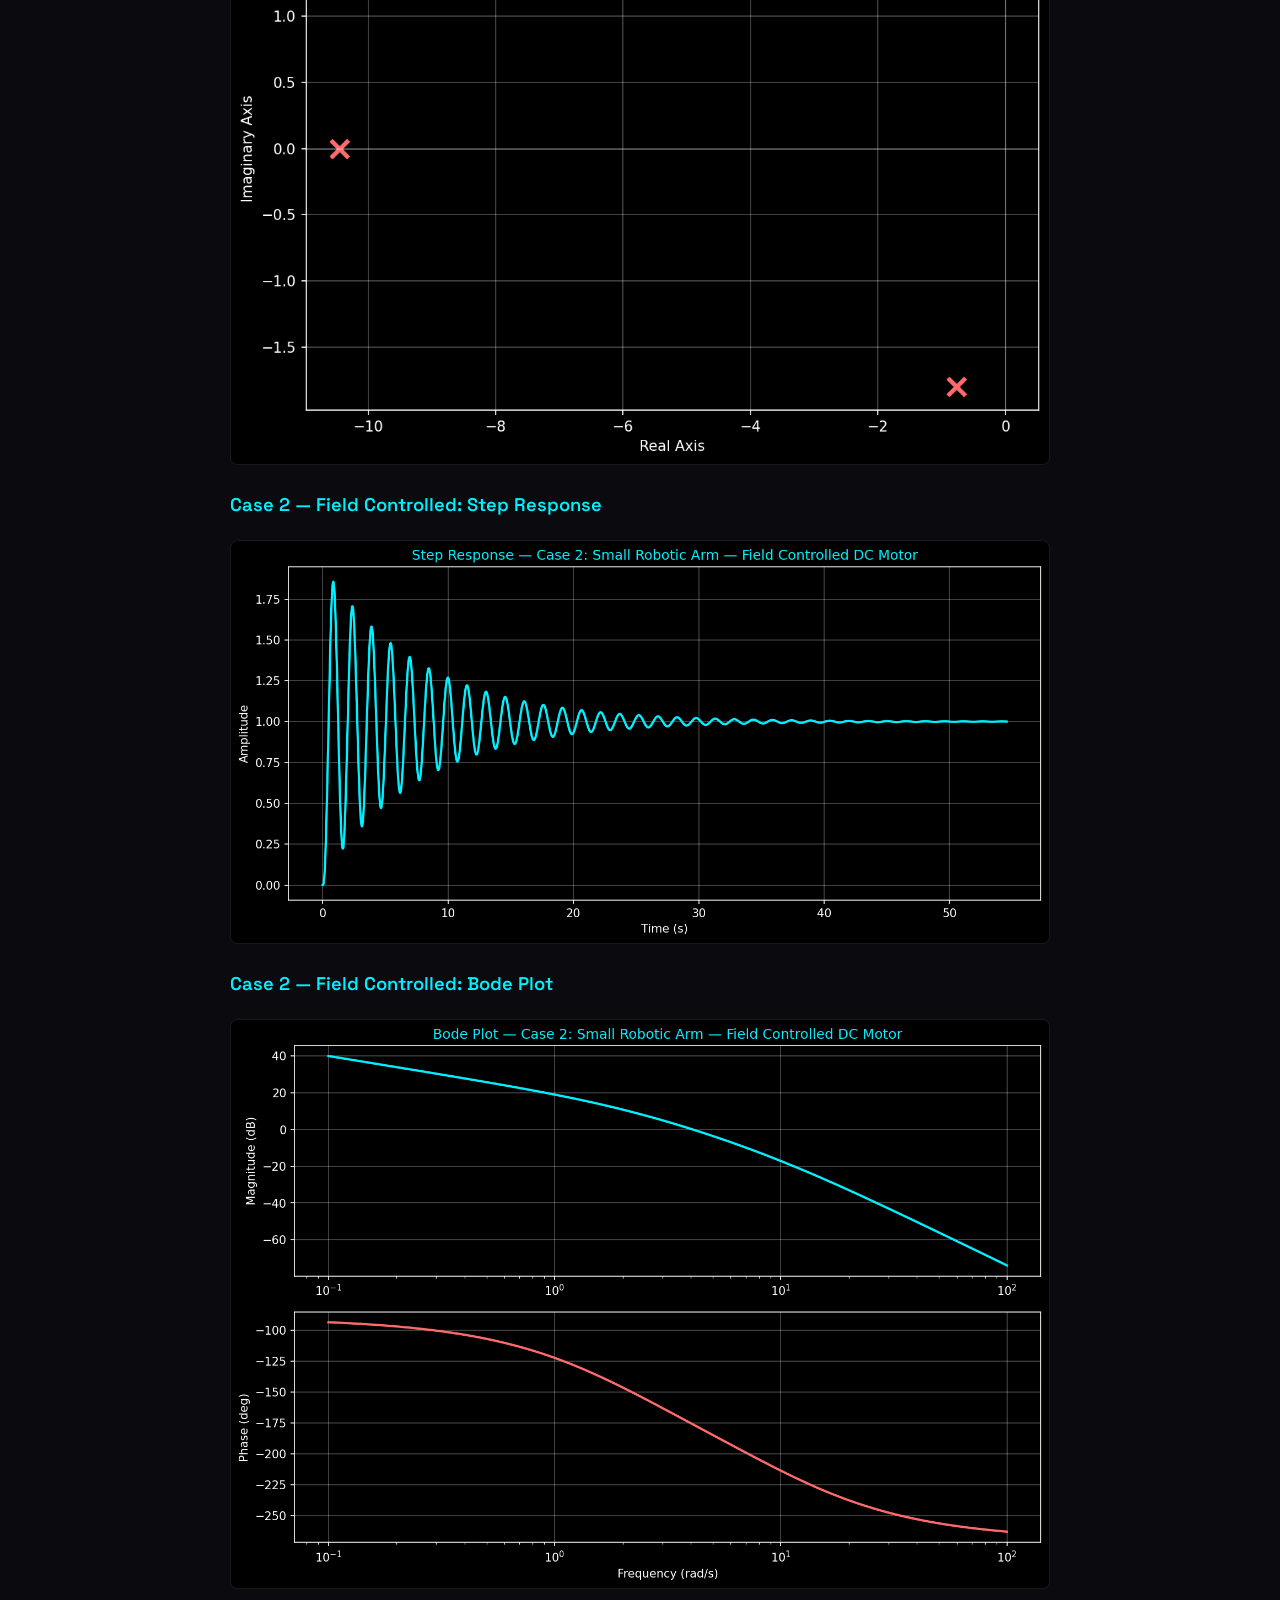
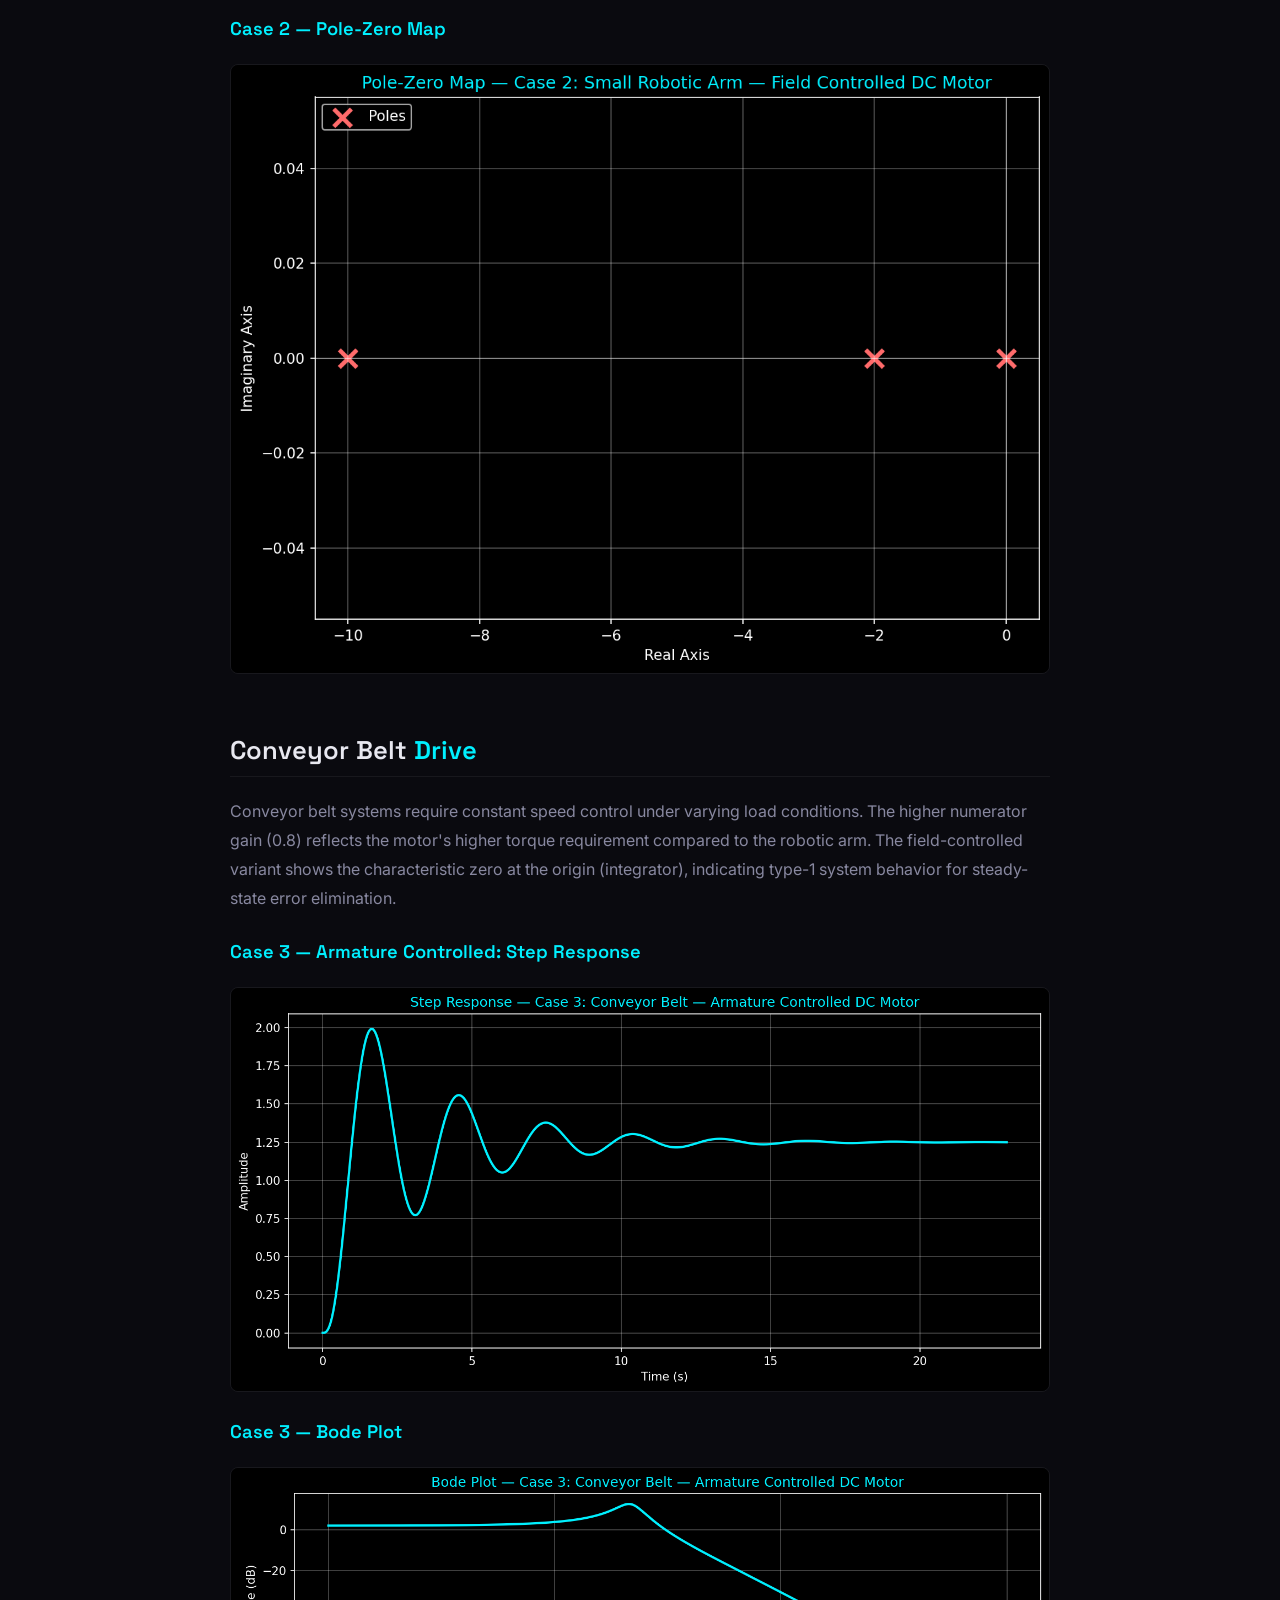
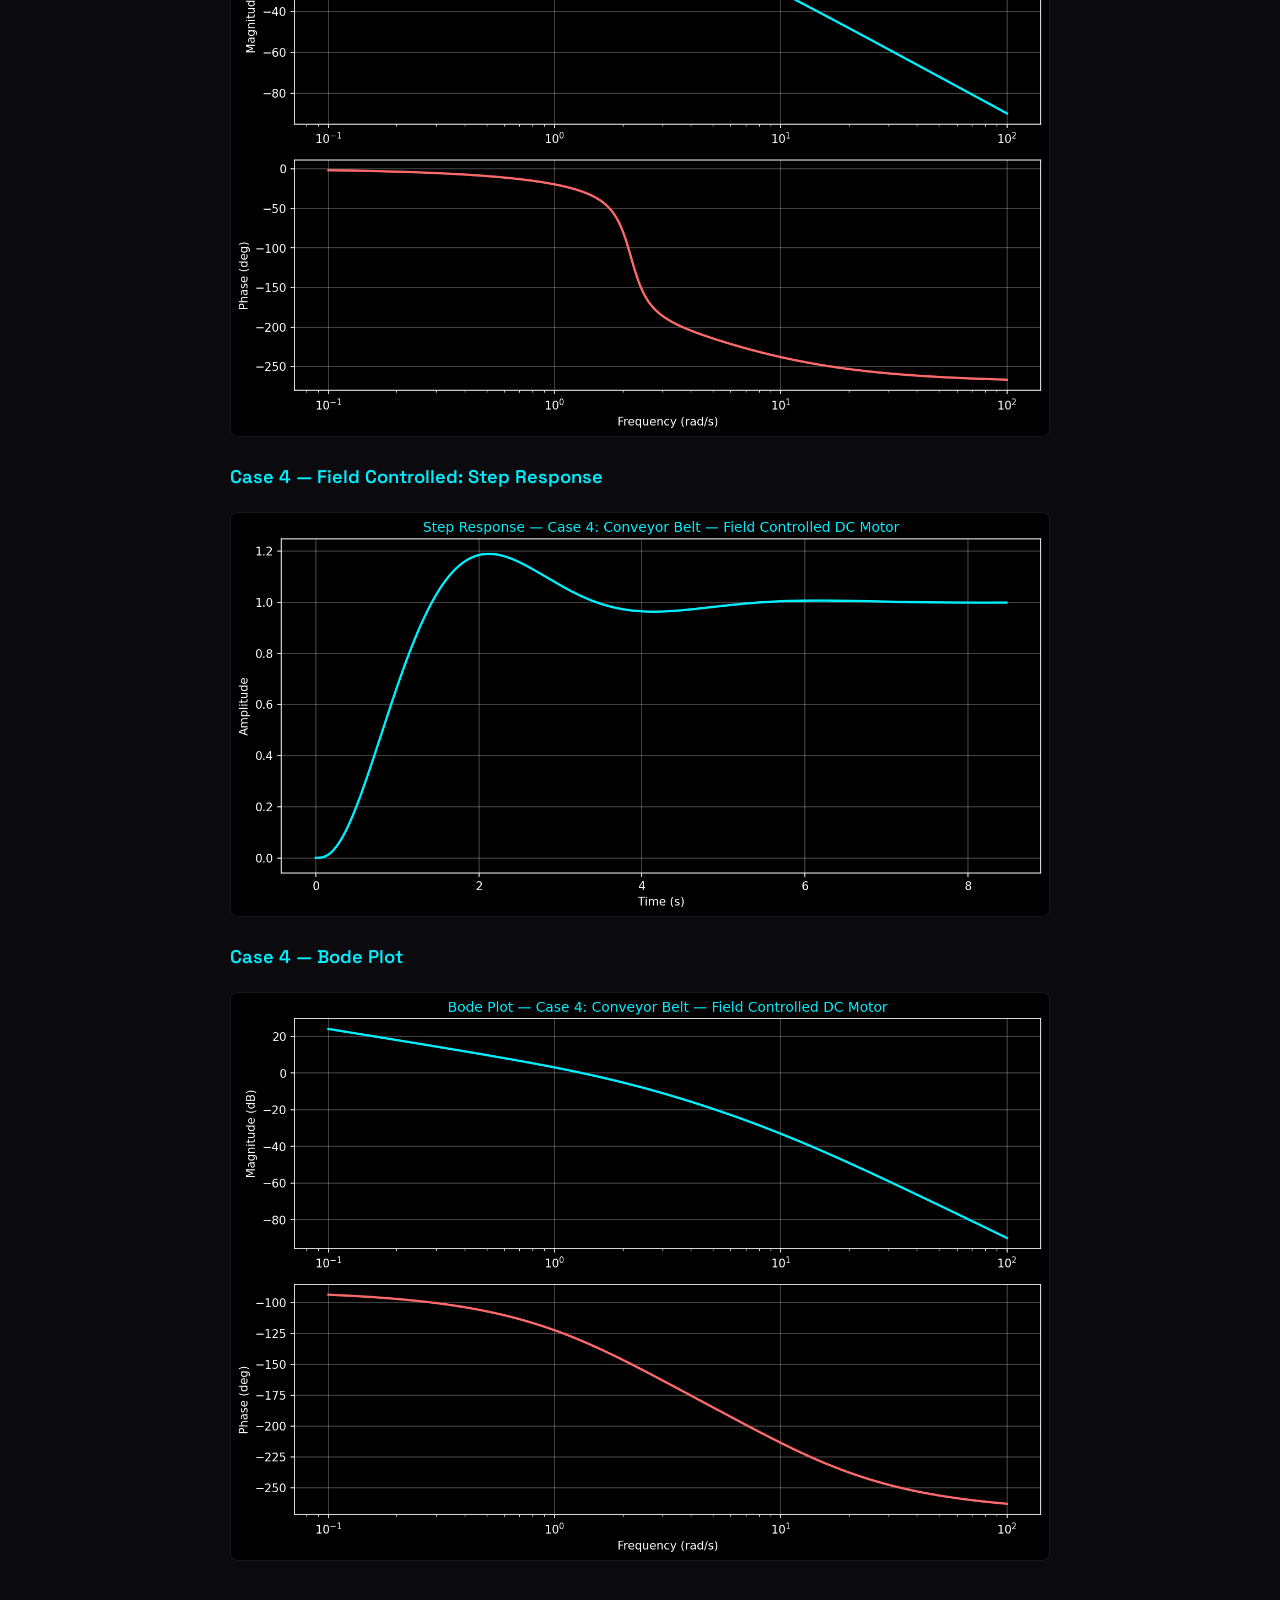
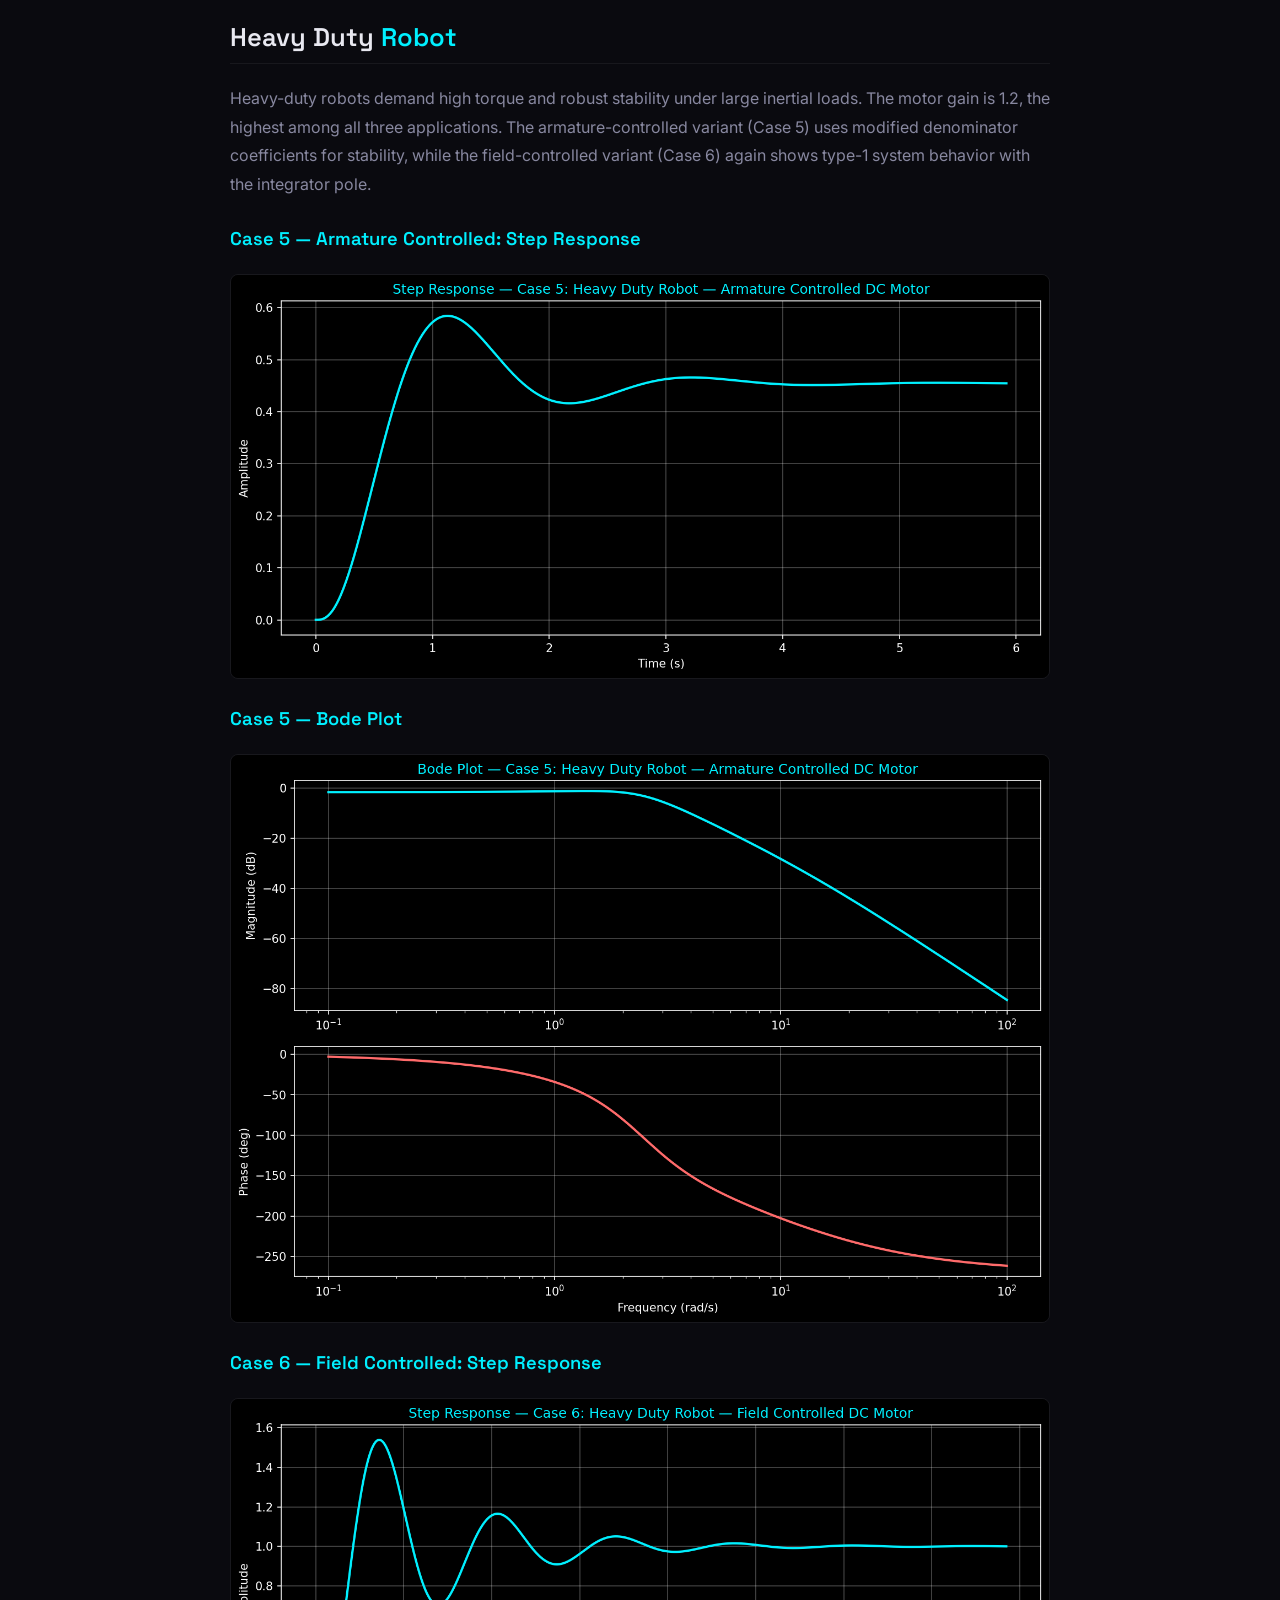
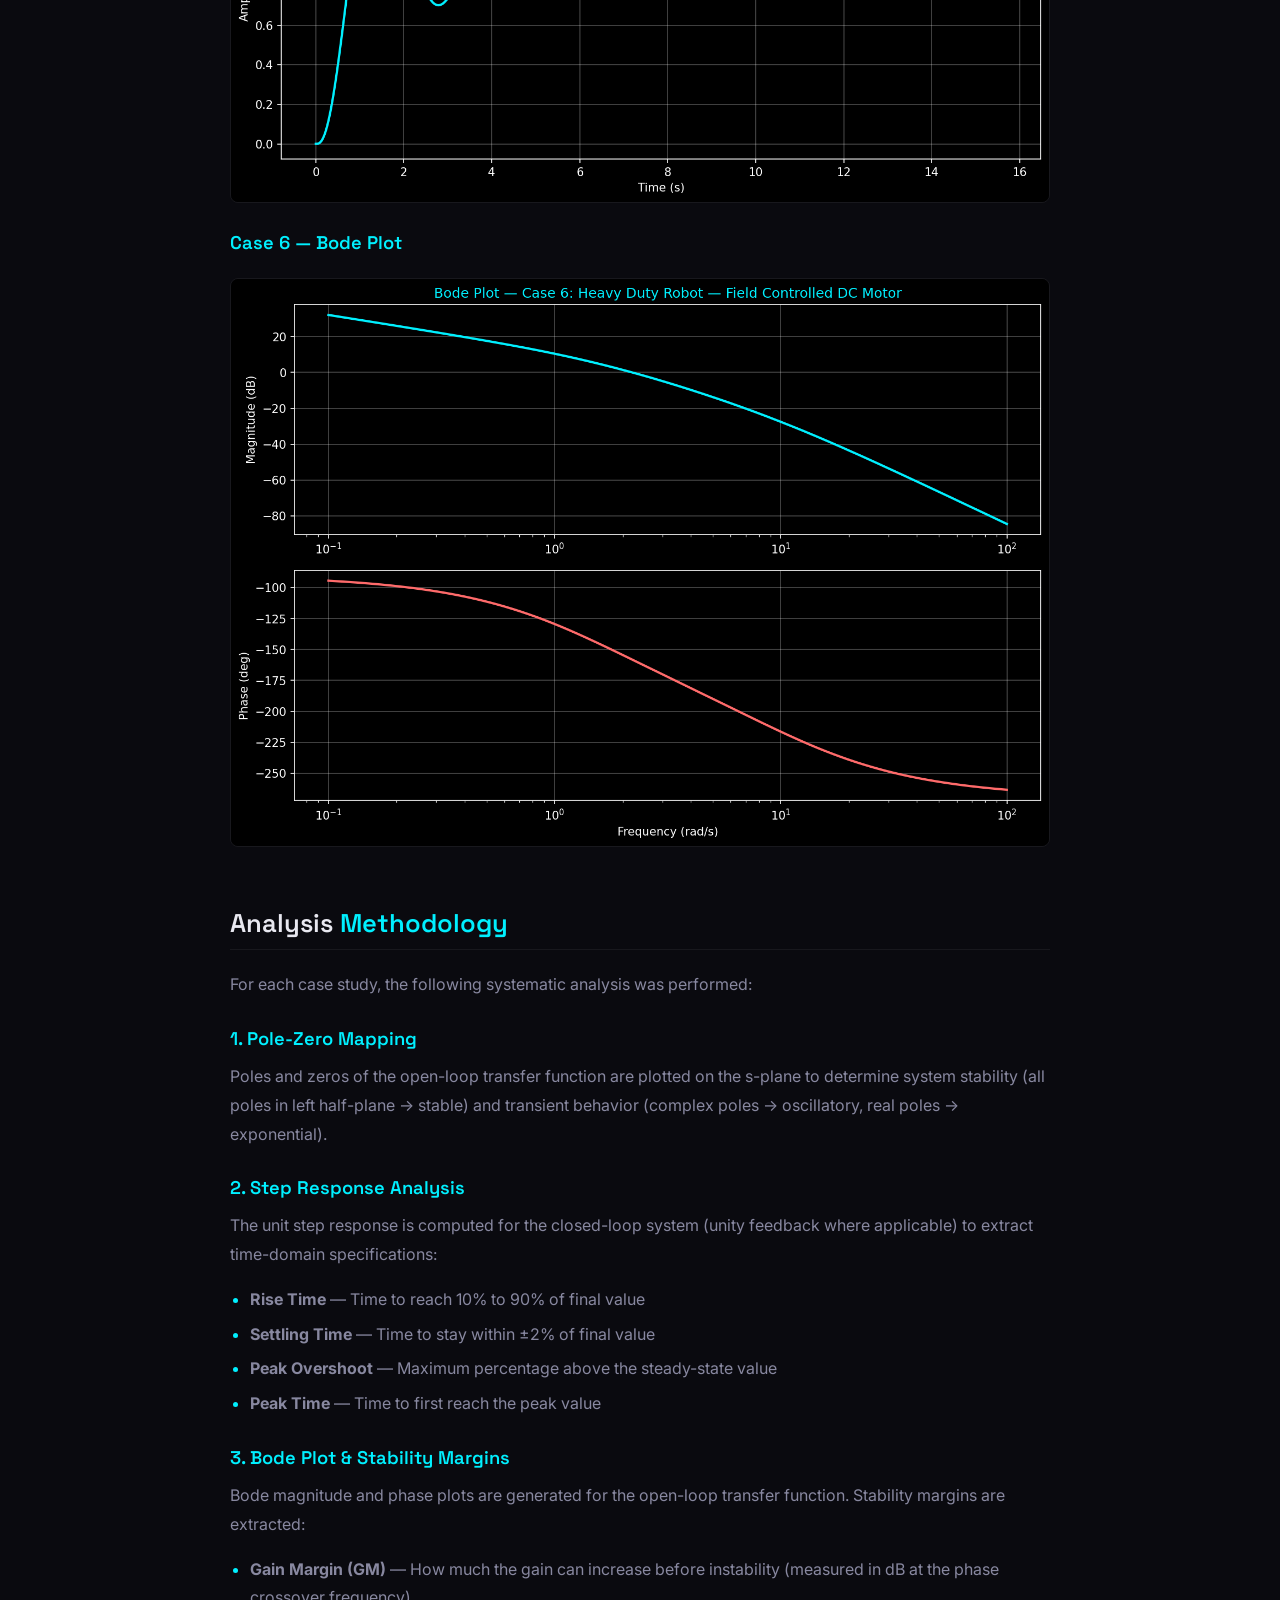
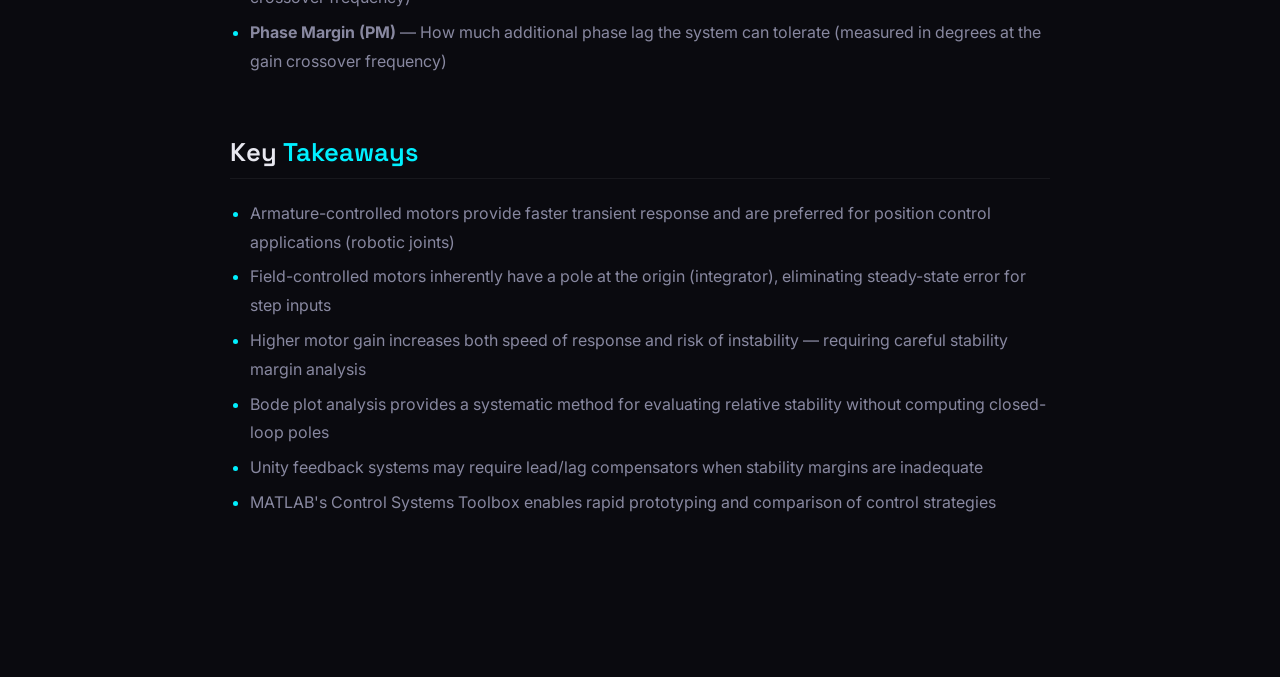
<file: project-matlab.html>
<!DOCTYPE html>
<html lang="en">
<head>
    <meta charset="UTF-8">
    <meta name="viewport" content="width=device-width, initial-scale=1.0">
    <title>MATLAB Control System Analysis | Krish Bhardwaj</title>
    <link rel="stylesheet" href="styles.css">
    <link rel="stylesheet" href="project-page.css">
    <link rel="preconnect" href="https://fonts.googleapis.com">
    <link rel="preconnect" href="https://fonts.gstatic.com" crossorigin>
    <link href="https://fonts.googleapis.com/css2?family=Space+Grotesk:wght@300;400;500;600;700&family=JetBrains+Mono:wght@400;500;700&family=Inter:wght@300;400;500;600;700&display=swap" rel="stylesheet">
    <link rel="stylesheet" href="https://cdnjs.cloudflare.com/ajax/libs/font-awesome/6.5.1/css/all.min.css">
</head>
<body class="project-page">

    <a href="index.html#projects" class="back-btn"><i class="fas fa-arrow-left"></i> Back to Portfolio</a>

    <!-- Hero -->
    <div class="project-hero">
        <div class="project-hero-bg">
            <img src="assets/images/matlab_case1_bode.png" alt="Bode Plot - MATLAB Control Systems">
        </div>
        <div class="project-hero-content">
            <span class="project-hero-tag">Control Systems</span>
            <h1>MATLAB Control System <span class="accent">Analysis</span></h1>
            <div class="project-hero-meta">
                <span><i class="fas fa-university"></i> SIT Pune — Robotics &amp; Control Systems</span>
                <span><i class="fas fa-calendar"></i> Academic Project (RCS CA2)</span>
                <span><i class="fas fa-code"></i> MATLAB / Control Systems Toolbox</span>
            </div>
        </div>
    </div>

    <!-- Content -->
    <div class="project-content">

        <!-- Overview -->
        <div class="project-section">
            <h2>Project <span class="accent">Overview</span></h2>
            <p>
                This project performs comprehensive <strong>time-domain and frequency-domain analysis</strong> of 
                DC motor control systems used in three industrial applications: a small robotic arm joint, 
                a conveyor belt drive, and a heavy-duty robot. For each application, both 
                <strong>armature-controlled</strong> and <strong>field-controlled</strong> DC motor configurations 
                are analyzed — resulting in 6 complete case studies.
            </p>
            <p>
                Each case study includes transfer function derivation, pole-zero mapping, step response analysis 
                (rise time, settling time, overshoot), Bode plots, and stability margin evaluation (gain margin, 
                phase margin). The analysis uses MATLAB's Control Systems Toolbox.
            </p>

            <div class="project-tech-tags">
                <span>MATLAB</span>
                <span>Control Systems Toolbox</span>
                <span>Transfer Functions</span>
                <span>Bode Plots</span>
                <span>Step Response</span>
                <span>Pole-Zero Maps</span>
                <span>Stability Analysis</span>
                <span>Gain &amp; Phase Margin</span>
            </div>
        </div>

        <!-- Key Metrics -->
        <div class="project-section">
            <h2>Project <span class="accent">Scope</span></h2>
            <div class="project-metrics">
                <div class="metric-card">
                    <span class="metric-value">6</span>
                    <span class="metric-label">Case Studies</span>
                </div>
                <div class="metric-card">
                    <span class="metric-value">3</span>
                    <span class="metric-label">Applications</span>
                </div>
                <div class="metric-card">
                    <span class="metric-value">18</span>
                    <span class="metric-label">Plots Generated</span>
                </div>
                <div class="metric-card">
                    <span class="metric-value">2</span>
                    <span class="metric-label">Motor Types</span>
                </div>
            </div>
        </div>

        <!-- Case Study Summary -->
        <div class="project-section">
            <h2>Case Study <span class="accent">Summary</span></h2>
            <table class="project-table">
                <thead>
                    <tr>
                        <th>Case</th>
                        <th>Application</th>
                        <th>Motor Type</th>
                        <th>Transfer Function G(s)</th>
                    </tr>
                </thead>
                <tbody>
                    <tr>
                        <td>Case 1</td>
                        <td>Small Robotic Arm Joint</td>
                        <td>Armature Controlled</td>
                        <td>0.2 / (0.001s³ + 0.012s² + 0.02s + 0.04)</td>
                    </tr>
                    <tr>
                        <td>Case 2</td>
                        <td>Small Robotic Arm Joint</td>
                        <td>Field Controlled</td>
                        <td>0.2 / (0.001s³ + 0.012s² + 0.02s)</td>
                    </tr>
                    <tr>
                        <td>Case 3</td>
                        <td>Conveyor Belt</td>
                        <td>Armature Controlled</td>
                        <td>0.8 / (0.025s³ + 0.15s² + 0.2s + 0.64)</td>
                    </tr>
                    <tr>
                        <td>Case 4</td>
                        <td>Conveyor Belt</td>
                        <td>Field Controlled</td>
                        <td>0.8 / (0.025s³ + 0.3s² + 0.5s)</td>
                    </tr>
                    <tr>
                        <td>Case 5</td>
                        <td>Heavy Duty Robot</td>
                        <td>Armature Controlled</td>
                        <td>1.2 / (0.02s³ + 0.3s² + 0.8s + 1.44)</td>
                    </tr>
                    <tr>
                        <td>Case 6</td>
                        <td>Heavy Duty Robot</td>
                        <td>Field Controlled</td>
                        <td>1.2 / (0.02s³ + 0.23s² + 0.3s)</td>
                    </tr>
                </tbody>
            </table>
        </div>

        <!-- Case 1 & 2: Robotic Arm -->
        <div class="project-section">
            <h2>Small Robotic Arm <span class="accent">Joint</span></h2>
            <p>
                A small robotic arm joint requires precise angular position control with minimal overshoot 
                and fast settling time. The armature-controlled variant (Case 1) provides direct torque control 
                through armature current manipulation, while the field-controlled variant (Case 2) offers 
                smoother but slower response through field flux adjustment.
            </p>

            <h3>Case 1 — Armature Controlled: Step Response</h3>
            <div class="project-img-full">
                <img src="assets/images/matlab_case1_step.png" alt="Step response - Robotic arm armature controlled DC motor">
            </div>

            <h3>Case 1 — Armature Controlled: Bode Plot</h3>
            <div class="project-img-full">
                <img src="assets/images/matlab_case1_bode.png" alt="Bode plot - Robotic arm armature controlled">
            </div>

            <h3>Case 1 — Pole-Zero Map</h3>
            <div class="project-img-full">
                <img src="assets/images/matlab_case1_pzmap.png" alt="Pole-zero map - Case 1">
            </div>

            <h3>Case 2 — Field Controlled: Step Response</h3>
            <div class="project-img-full">
                <img src="assets/images/matlab_case2_step.png" alt="Step response - Robotic arm field controlled DC motor">
            </div>

            <h3>Case 2 — Field Controlled: Bode Plot</h3>
            <div class="project-img-full">
                <img src="assets/images/matlab_case2_bode.png" alt="Bode plot - Robotic arm field controlled">
            </div>

            <h3>Case 2 — Pole-Zero Map</h3>
            <div class="project-img-full">
                <img src="assets/images/matlab_case2_pzmap.png" alt="Pole-zero map - Case 2">
            </div>
        </div>

        <!-- Case 3 & 4: Conveyor Belt -->
        <div class="project-section">
            <h2>Conveyor Belt <span class="accent">Drive</span></h2>
            <p>
                Conveyor belt systems require constant speed control under varying load conditions. 
                The higher numerator gain (0.8) reflects the motor's higher torque requirement compared 
                to the robotic arm. The field-controlled variant shows the characteristic zero at the origin 
                (integrator), indicating type-1 system behavior for steady-state error elimination.
            </p>

            <h3>Case 3 — Armature Controlled: Step Response</h3>
            <div class="project-img-full">
                <img src="assets/images/matlab_case3_step.png" alt="Step response - Conveyor belt armature controlled">
            </div>

            <h3>Case 3 — Bode Plot</h3>
            <div class="project-img-full">
                <img src="assets/images/matlab_case3_bode.png" alt="Bode plot - Conveyor belt armature controlled">
            </div>

            <h3>Case 4 — Field Controlled: Step Response</h3>
            <div class="project-img-full">
                <img src="assets/images/matlab_case4_step.png" alt="Step response - Conveyor belt field controlled">
            </div>

            <h3>Case 4 — Bode Plot</h3>
            <div class="project-img-full">
                <img src="assets/images/matlab_case4_bode.png" alt="Bode plot - Conveyor belt field controlled">
            </div>
        </div>

        <!-- Case 5 & 6: Heavy Duty Robot -->
        <div class="project-section">
            <h2>Heavy Duty <span class="accent">Robot</span></h2>
            <p>
                Heavy-duty robots demand high torque and robust stability under large inertial loads. 
                The motor gain is 1.2, the highest among all three applications. The armature-controlled 
                variant (Case 5) uses modified denominator coefficients for stability, while the 
                field-controlled variant (Case 6) again shows type-1 system behavior with the integrator pole.
            </p>

            <h3>Case 5 — Armature Controlled: Step Response</h3>
            <div class="project-img-full">
                <img src="assets/images/matlab_case5_step.png" alt="Step response - Heavy duty robot armature controlled">
            </div>

            <h3>Case 5 — Bode Plot</h3>
            <div class="project-img-full">
                <img src="assets/images/matlab_case5_bode.png" alt="Bode plot - Heavy duty robot armature controlled">
            </div>

            <h3>Case 6 — Field Controlled: Step Response</h3>
            <div class="project-img-full">
                <img src="assets/images/matlab_case6_step.png" alt="Step response - Heavy duty robot field controlled">
            </div>

            <h3>Case 6 — Bode Plot</h3>
            <div class="project-img-full">
                <img src="assets/images/matlab_case6_bode.png" alt="Bode plot - Heavy duty robot field controlled">
            </div>
        </div>

        <!-- Analysis Methodology -->
        <div class="project-section">
            <h2>Analysis <span class="accent">Methodology</span></h2>
            <p>For each case study, the following systematic analysis was performed:</p>

            <h3>1. Pole-Zero Mapping</h3>
            <p>
                Poles and zeros of the open-loop transfer function are plotted on the s-plane to determine 
                system stability (all poles in left half-plane → stable) and transient behavior 
                (complex poles → oscillatory, real poles → exponential).
            </p>

            <h3>2. Step Response Analysis</h3>
            <p>
                The unit step response is computed for the closed-loop system (unity feedback where applicable) 
                to extract time-domain specifications:
            </p>
            <ul>
                <li><strong>Rise Time</strong> — Time to reach 10% to 90% of final value</li>
                <li><strong>Settling Time</strong> — Time to stay within ±2% of final value</li>
                <li><strong>Peak Overshoot</strong> — Maximum percentage above the steady-state value</li>
                <li><strong>Peak Time</strong> — Time to first reach the peak value</li>
            </ul>

            <h3>3. Bode Plot &amp; Stability Margins</h3>
            <p>
                Bode magnitude and phase plots are generated for the open-loop transfer function. 
                Stability margins are extracted:
            </p>
            <ul>
                <li><strong>Gain Margin (GM)</strong> — How much the gain can increase before instability (measured in dB at the phase crossover frequency)</li>
                <li><strong>Phase Margin (PM)</strong> — How much additional phase lag the system can tolerate (measured in degrees at the gain crossover frequency)</li>
            </ul>
        </div>

        <!-- Key Takeaways -->
        <div class="project-section">
            <h2>Key <span class="accent">Takeaways</span></h2>
            <ul>
                <li>Armature-controlled motors provide faster transient response and are preferred for position control applications (robotic joints)</li>
                <li>Field-controlled motors inherently have a pole at the origin (integrator), eliminating steady-state error for step inputs</li>
                <li>Higher motor gain increases both speed of response and risk of instability — requiring careful stability margin analysis</li>
                <li>Bode plot analysis provides a systematic method for evaluating relative stability without computing closed-loop poles</li>
                <li>Unity feedback systems may require lead/lag compensators when stability margins are inadequate</li>
                <li>MATLAB's Control Systems Toolbox enables rapid prototyping and comparison of control strategies</li>
            </ul>
        </div>

    </div>
</body>
</html>
</file>
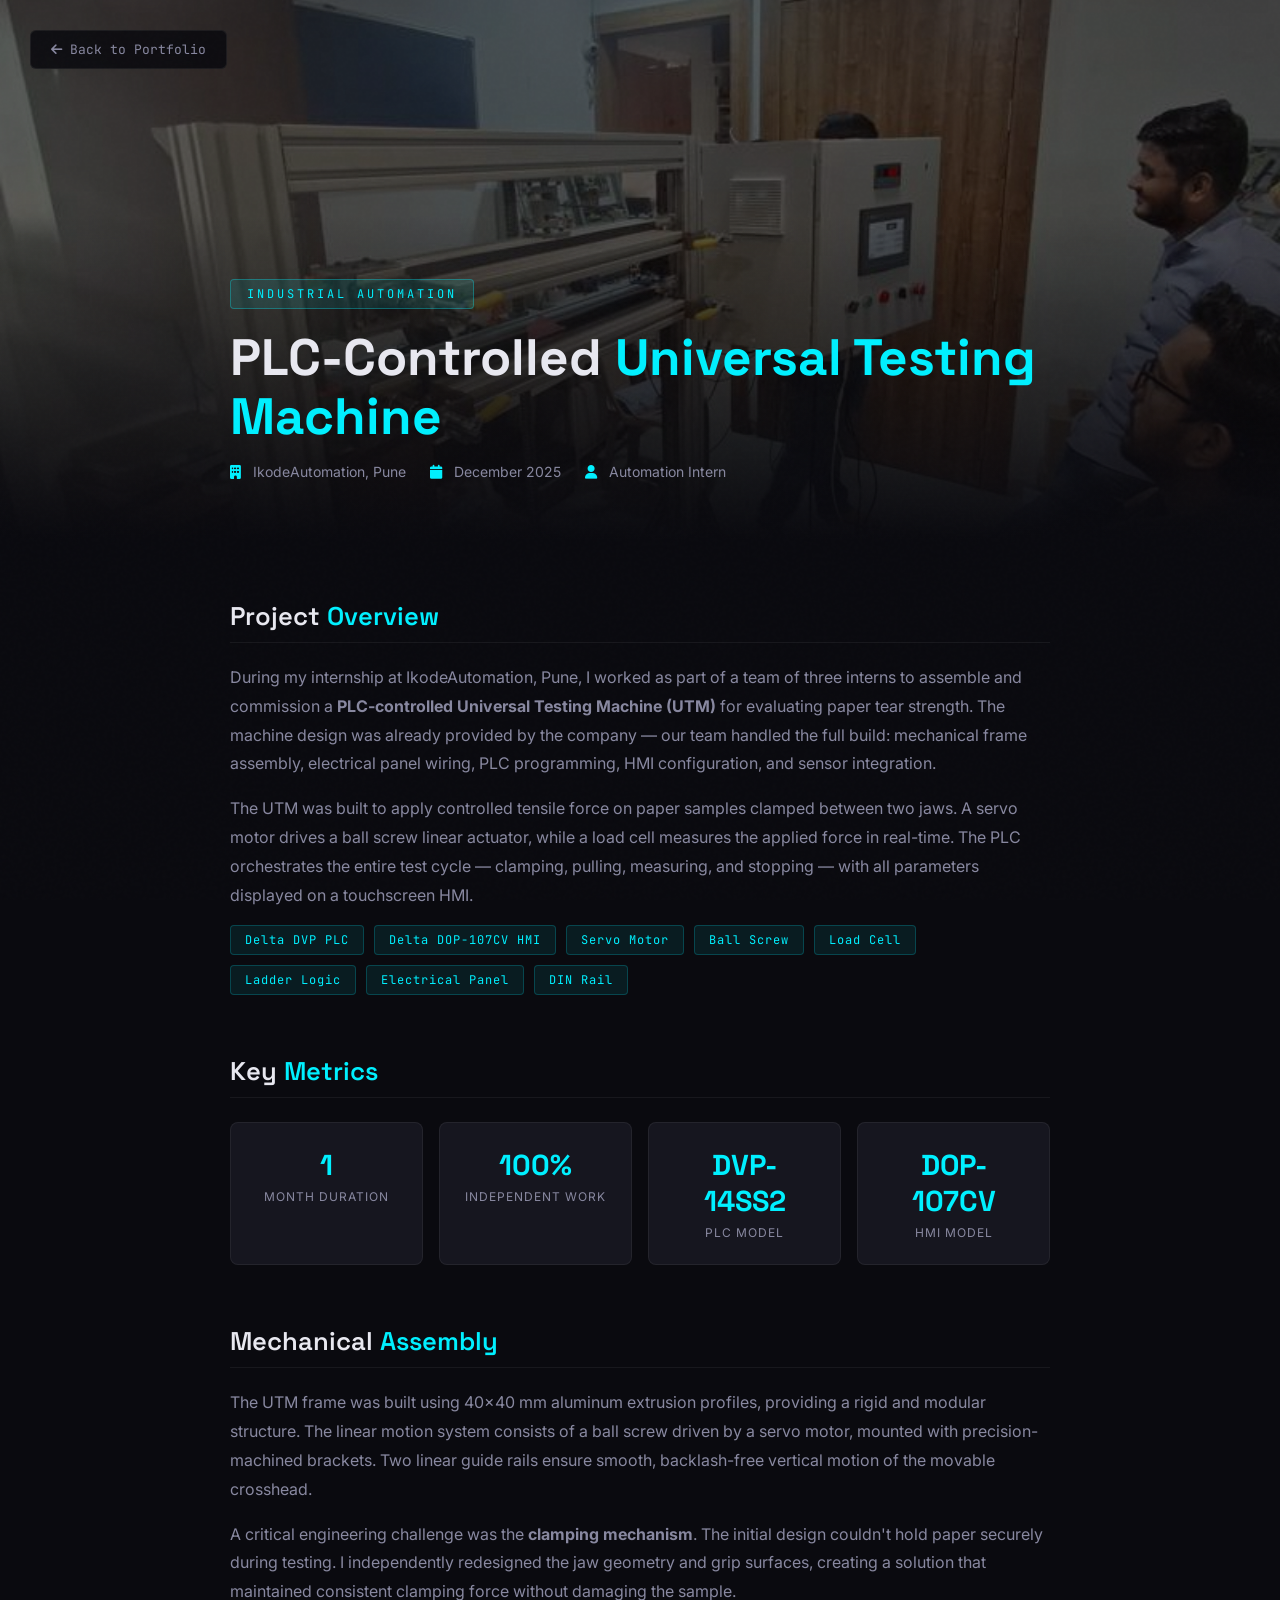
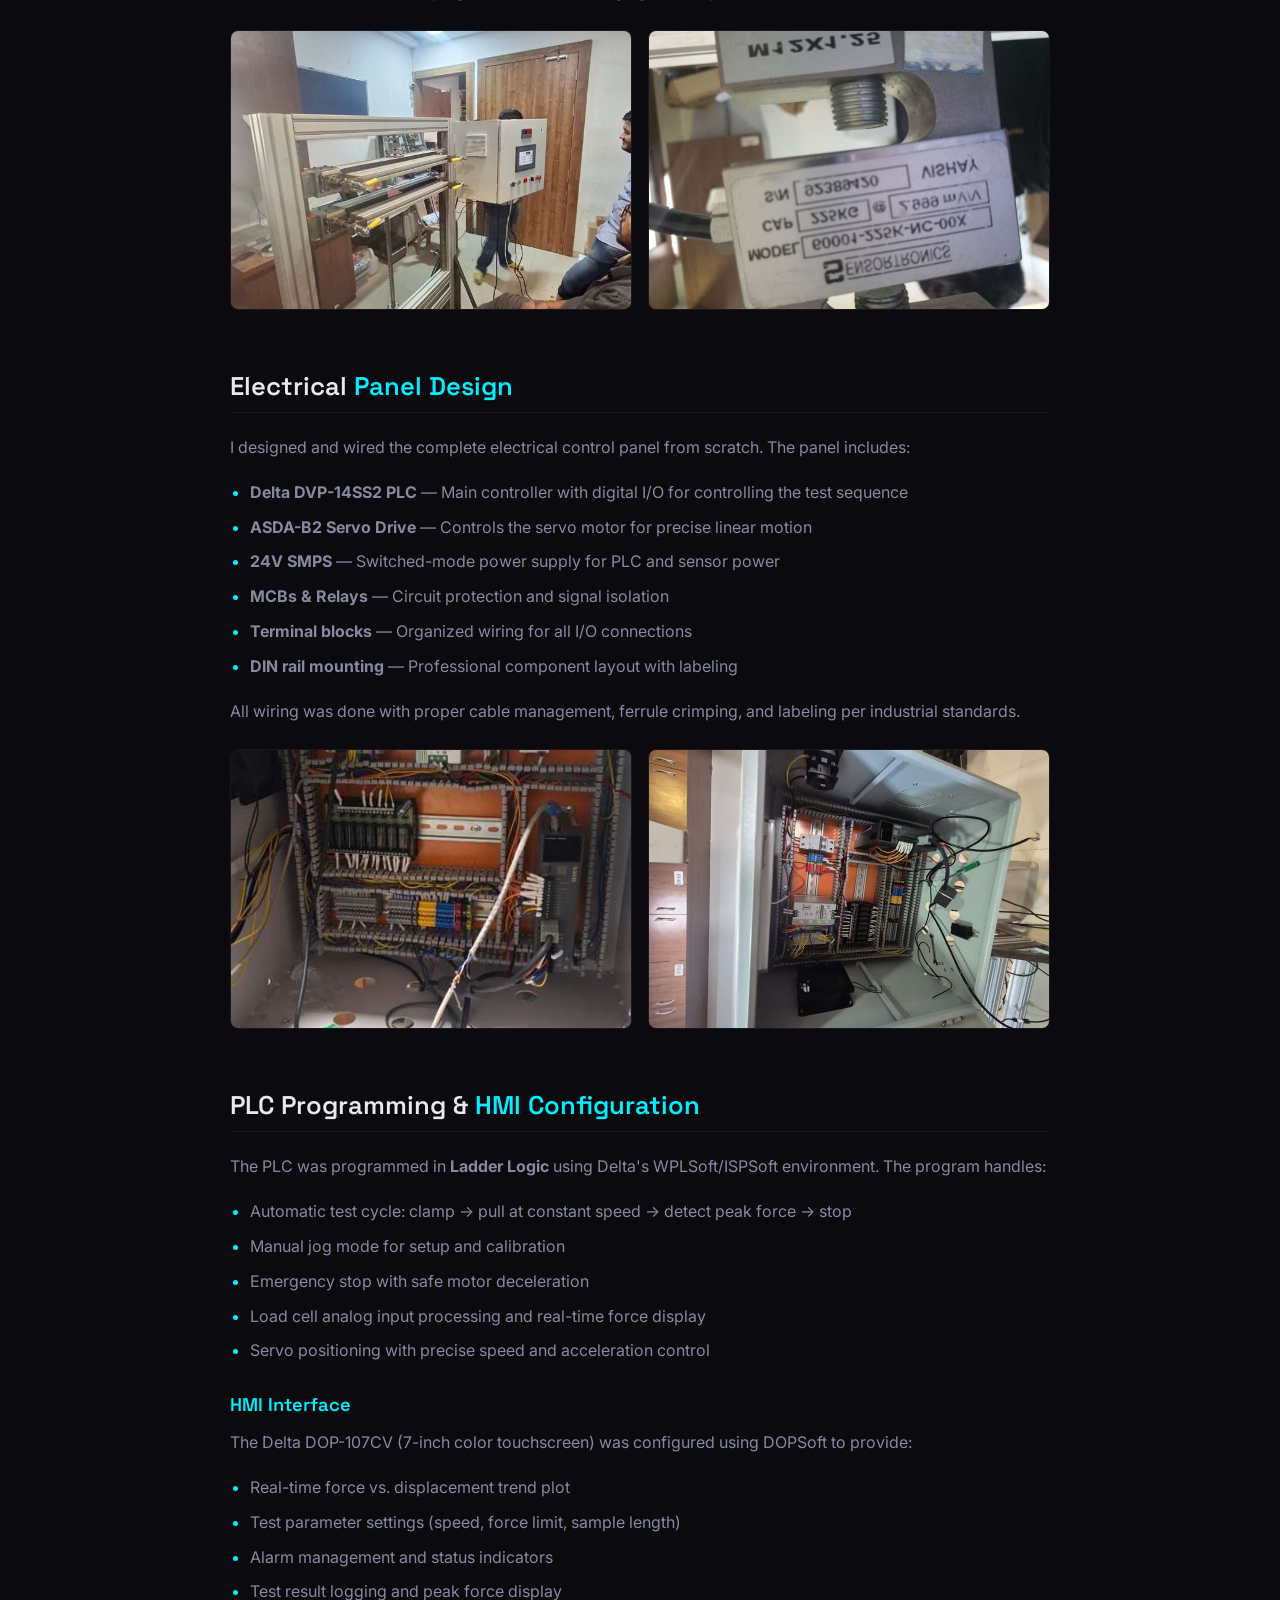
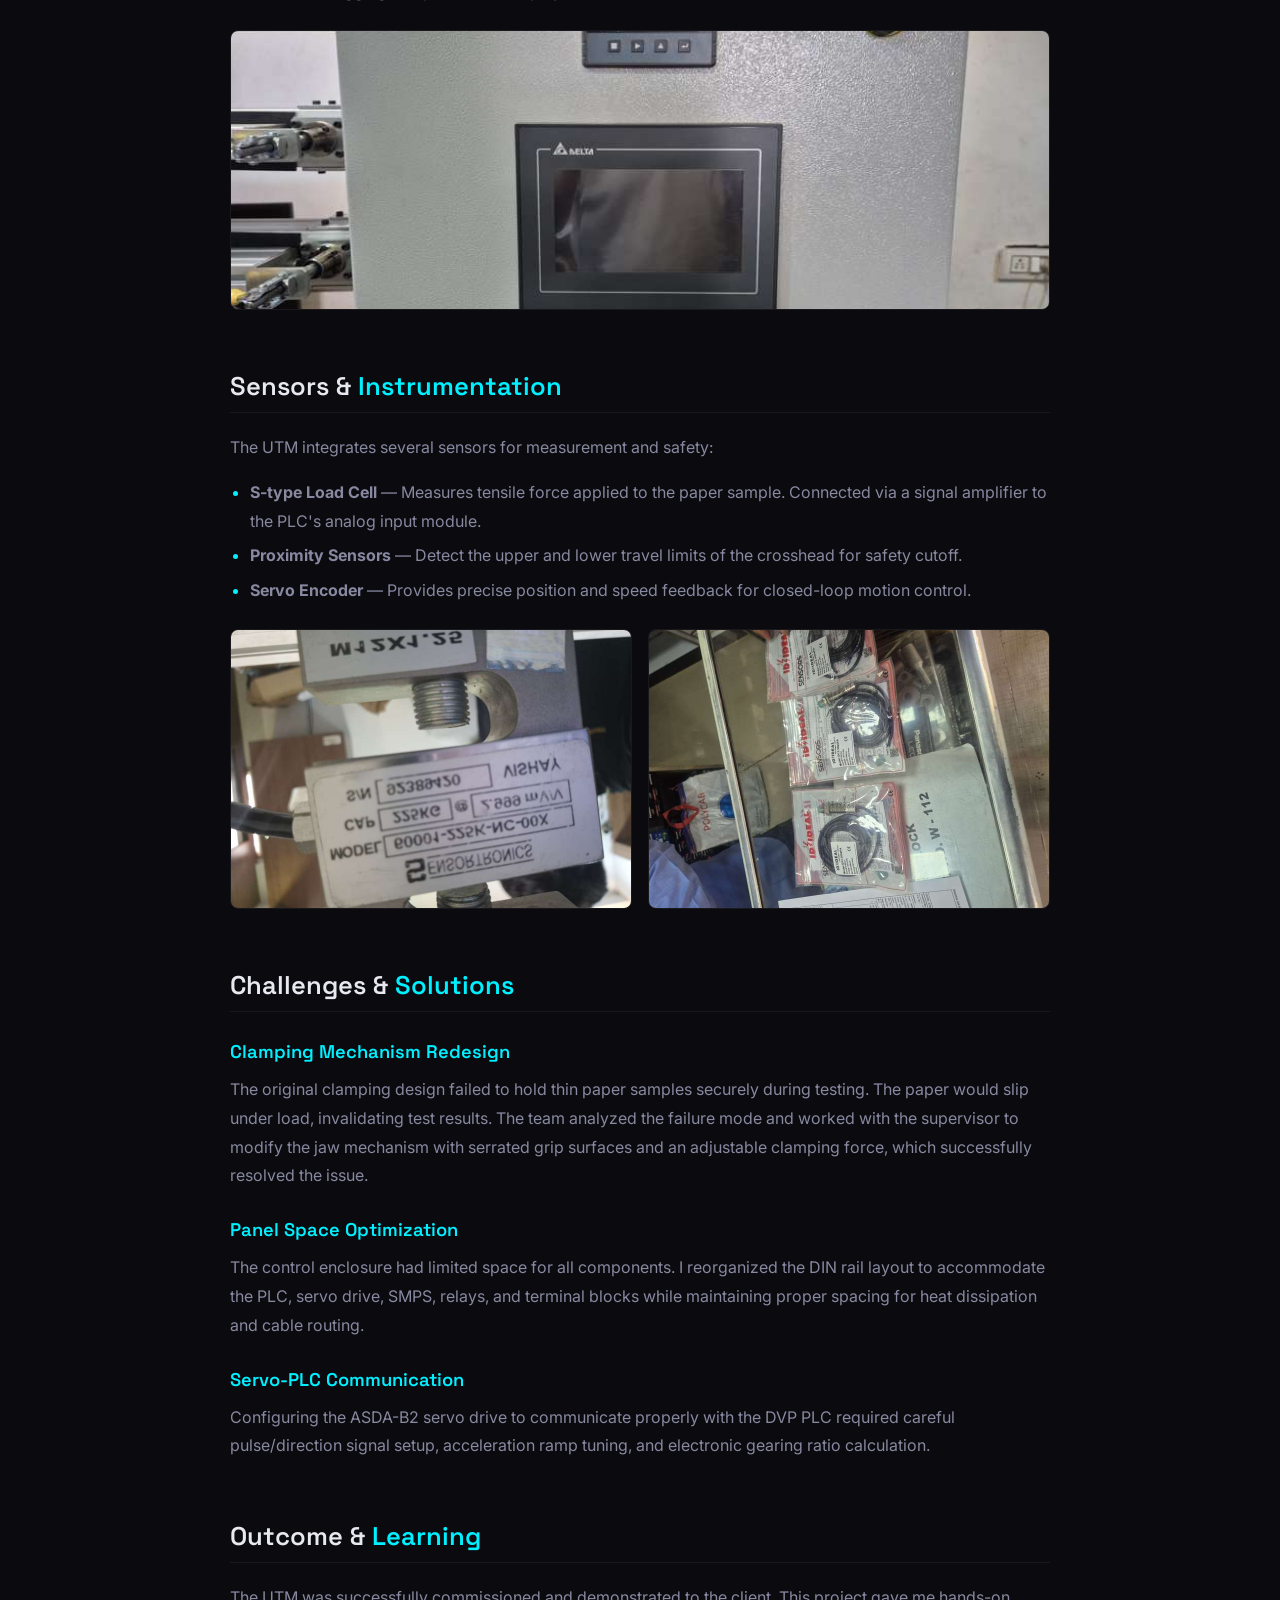
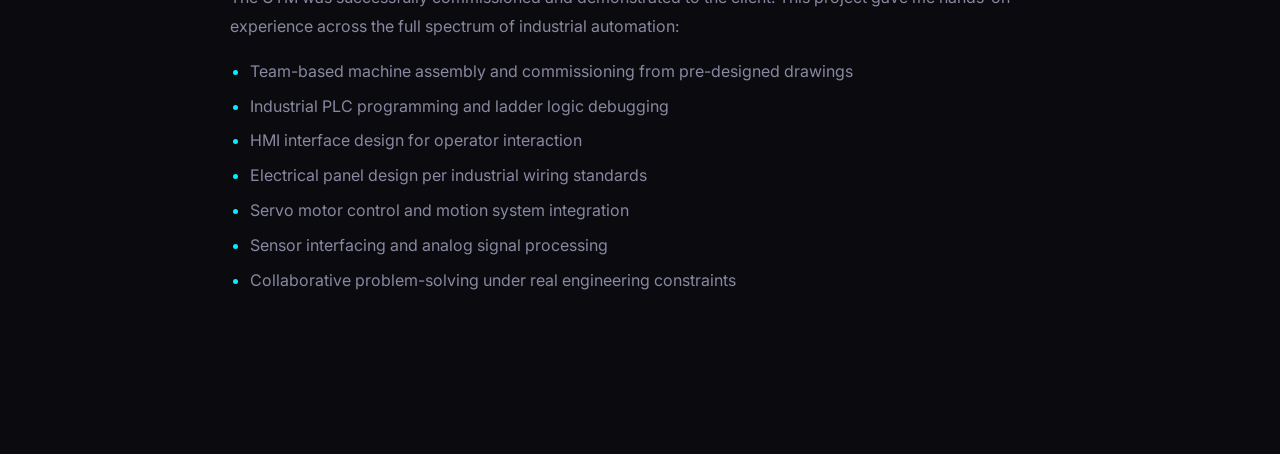
<file: project-plc-utm.html>
<!DOCTYPE html>
<html lang="en">
<head>
    <meta charset="UTF-8">
    <meta name="viewport" content="width=device-width, initial-scale=1.0">
    <title>PLC-Controlled UTM | Krish Bhardwaj</title>
    <link rel="stylesheet" href="styles.css">
    <link rel="stylesheet" href="project-page.css">
    <link rel="preconnect" href="https://fonts.googleapis.com">
    <link rel="preconnect" href="https://fonts.gstatic.com" crossorigin>
    <link href="https://fonts.googleapis.com/css2?family=Space+Grotesk:wght@300;400;500;600;700&family=JetBrains+Mono:wght@400;500;700&family=Inter:wght@300;400;500;600;700&display=swap" rel="stylesheet">
    <link rel="stylesheet" href="https://cdnjs.cloudflare.com/ajax/libs/font-awesome/6.5.1/css/all.min.css">
</head>
<body class="project-page">

    <a href="index.html#projects" class="back-btn"><i class="fas fa-arrow-left"></i> Back to Portfolio</a>

    <!-- Hero -->
    <div class="project-hero">
        <div class="project-hero-bg">
            <img src="assets/images/ikode_utm_full_machine.jpg" alt="PLC-Controlled UTM">
        </div>
        <div class="project-hero-content">
            <span class="project-hero-tag">Industrial Automation</span>
            <h1>PLC-Controlled <span class="accent">Universal Testing Machine</span></h1>
            <div class="project-hero-meta">
                <span><i class="fas fa-building"></i> IkodeAutomation, Pune</span>
                <span><i class="fas fa-calendar"></i> December 2025</span>
                <span><i class="fas fa-user"></i> Automation Intern</span>
            </div>
        </div>
    </div>

    <!-- Content -->
    <div class="project-content">

        <!-- Overview -->
        <div class="project-section">
            <h2>Project <span class="accent">Overview</span></h2>
            <p>
                During my internship at IkodeAutomation, Pune, I worked as part of a team of three interns to 
                assemble and commission a <strong>PLC-controlled Universal Testing Machine (UTM)</strong> for evaluating paper tear strength. 
                The machine design was already provided by the company — our team handled the full build: 
                mechanical frame assembly, electrical panel wiring, PLC programming, HMI configuration, and sensor integration.
            </p>
            <p>
                The UTM was built to apply controlled tensile force on paper samples clamped between two jaws. 
                A servo motor drives a ball screw linear actuator, while a load cell measures the applied force 
                in real-time. The PLC orchestrates the entire test cycle — clamping, pulling, measuring, and stopping — 
                with all parameters displayed on a touchscreen HMI.
            </p>

            <div class="project-tech-tags">
                <span>Delta DVP PLC</span>
                <span>Delta DOP-107CV HMI</span>
                <span>Servo Motor</span>
                <span>Ball Screw</span>
                <span>Load Cell</span>
                <span>Ladder Logic</span>
                <span>Electrical Panel</span>
                <span>DIN Rail</span>
            </div>
        </div>

        <!-- Key Metrics -->
        <div class="project-section">
            <h2>Key <span class="accent">Metrics</span></h2>
            <div class="project-metrics">
                <div class="metric-card">
                    <span class="metric-value">1</span>
                    <span class="metric-label">Month Duration</span>
                </div>
                <div class="metric-card">
                    <span class="metric-value">100%</span>
                    <span class="metric-label">Independent Work</span>
                </div>
                <div class="metric-card">
                    <span class="metric-value">DVP-14SS2</span>
                    <span class="metric-label">PLC Model</span>
                </div>
                <div class="metric-card">
                    <span class="metric-value">DOP-107CV</span>
                    <span class="metric-label">HMI Model</span>
                </div>
            </div>
        </div>

        <!-- Mechanical Assembly -->
        <div class="project-section">
            <h2>Mechanical <span class="accent">Assembly</span></h2>
            <p>
                The UTM frame was built using 40×40 mm aluminum extrusion profiles, providing a rigid and modular 
                structure. The linear motion system consists of a ball screw driven by a servo motor, mounted with 
                precision-machined brackets. Two linear guide rails ensure smooth, backlash-free vertical motion 
                of the movable crosshead.
            </p>
            <p>
                A critical engineering challenge was the <strong>clamping mechanism</strong>. The initial design 
                couldn't hold paper securely during testing. I independently redesigned the jaw geometry and grip 
                surfaces, creating a solution that maintained consistent clamping force without damaging the sample.
            </p>
            <div class="project-img-grid">
                <img src="assets/images/ikode_utm_full_machine.jpg" alt="Complete UTM assembly with frame, motor, and control panel">
                <img src="assets/images/ikode_load_cell.jpg" alt="S-type load cell for force measurement">
            </div>
        </div>

        <!-- Electrical Panel -->
        <div class="project-section">
            <h2>Electrical <span class="accent">Panel Design</span></h2>
            <p>
                I designed and wired the complete electrical control panel from scratch. The panel includes:
            </p>
            <ul>
                <li><strong>Delta DVP-14SS2 PLC</strong> — Main controller with digital I/O for controlling the test sequence</li>
                <li><strong>ASDA-B2 Servo Drive</strong> — Controls the servo motor for precise linear motion</li>
                <li><strong>24V SMPS</strong> — Switched-mode power supply for PLC and sensor power</li>
                <li><strong>MCBs &amp; Relays</strong> — Circuit protection and signal isolation</li>
                <li><strong>Terminal blocks</strong> — Organized wiring for all I/O connections</li>
                <li><strong>DIN rail mounting</strong> — Professional component layout with labeling</li>
            </ul>
            <p>
                All wiring was done with proper cable management, ferrule crimping, and labeling per industrial standards.
            </p>
            <div class="project-img-grid">
                <img src="assets/images/ikode_plc_panel_wired.jpg" alt="Wired PLC panel interior showing Delta DVP and servo drive">
                <img src="assets/images/ikode_panel_complete.jpg" alt="Completed electrical panel with MCBs and SMPS">
            </div>
        </div>

        <!-- PLC & HMI -->
        <div class="project-section">
            <h2>PLC Programming &amp; <span class="accent">HMI Configuration</span></h2>
            <p>
                The PLC was programmed in <strong>Ladder Logic</strong> using Delta's WPLSoft/ISPSoft environment. 
                The program handles:
            </p>
            <ul>
                <li>Automatic test cycle: clamp → pull at constant speed → detect peak force → stop</li>
                <li>Manual jog mode for setup and calibration</li>
                <li>Emergency stop with safe motor deceleration</li>
                <li>Load cell analog input processing and real-time force display</li>
                <li>Servo positioning with precise speed and acceleration control</li>
            </ul>

            <h3>HMI Interface</h3>
            <p>
                The Delta DOP-107CV (7-inch color touchscreen) was configured using DOPSoft to provide:
            </p>
            <ul>
                <li>Real-time force vs. displacement trend plot</li>
                <li>Test parameter settings (speed, force limit, sample length)</li>
                <li>Alarm management and status indicators</li>
                <li>Test result logging and peak force display</li>
            </ul>
            <div class="project-img-grid">
                <img src="assets/images/ikode_hmi_front.jpg" alt="Delta DOP-107CV HMI showing live data">
            </div>
        </div>

        <!-- Sensors -->
        <div class="project-section">
            <h2>Sensors &amp; <span class="accent">Instrumentation</span></h2>
            <p>
                The UTM integrates several sensors for measurement and safety:
            </p>
            <ul>
                <li><strong>S-type Load Cell</strong> — Measures tensile force applied to the paper sample. Connected via a signal amplifier to the PLC's analog input module.</li>
                <li><strong>Proximity Sensors</strong> — Detect the upper and lower travel limits of the crosshead for safety cutoff.</li>
                <li><strong>Servo Encoder</strong> — Provides precise position and speed feedback for closed-loop motion control.</li>
            </ul>
            <div class="project-img-grid">
                <img src="assets/images/ikode_load_cell.jpg" alt="S-type load cell close-up">
                <img src="assets/images/ikode_sensors.jpg" alt="Proximity and inductive sensors">
            </div>
        </div>

        <!-- Challenges -->
        <div class="project-section">
            <h2>Challenges &amp; <span class="accent">Solutions</span></h2>
            <h3>Clamping Mechanism Redesign</h3>
            <p>
                The original clamping design failed to hold thin paper samples securely during testing. 
                The paper would slip under load, invalidating test results. The team analyzed the failure mode 
                and worked with the supervisor to modify the jaw mechanism with serrated grip surfaces and an adjustable 
                clamping force, which successfully resolved the issue.
            </p>
            <h3>Panel Space Optimization</h3>
            <p>
                The control enclosure had limited space for all components. I reorganized the DIN rail layout 
                to accommodate the PLC, servo drive, SMPS, relays, and terminal blocks while maintaining 
                proper spacing for heat dissipation and cable routing.
            </p>
            <h3>Servo-PLC Communication</h3>
            <p>
                Configuring the ASDA-B2 servo drive to communicate properly with the DVP PLC required careful 
                pulse/direction signal setup, acceleration ramp tuning, and electronic gearing ratio calculation.
            </p>
        </div>

        <!-- Outcome -->
        <div class="project-section">
            <h2>Outcome &amp; <span class="accent">Learning</span></h2>
            <p>
                The UTM was successfully commissioned and demonstrated to the client. This project gave me 
                hands-on experience across the full spectrum of industrial automation:
            </p>
            <ul>
                <li>Team-based machine assembly and commissioning from pre-designed drawings</li>
                <li>Industrial PLC programming and ladder logic debugging</li>
                <li>HMI interface design for operator interaction</li>
                <li>Electrical panel design per industrial wiring standards</li>
                <li>Servo motor control and motion system integration</li>
                <li>Sensor interfacing and analog signal processing</li>
                <li>Collaborative problem-solving under real engineering constraints</li>
            </ul>
        </div>

    </div>
</body>
</html>
</file>
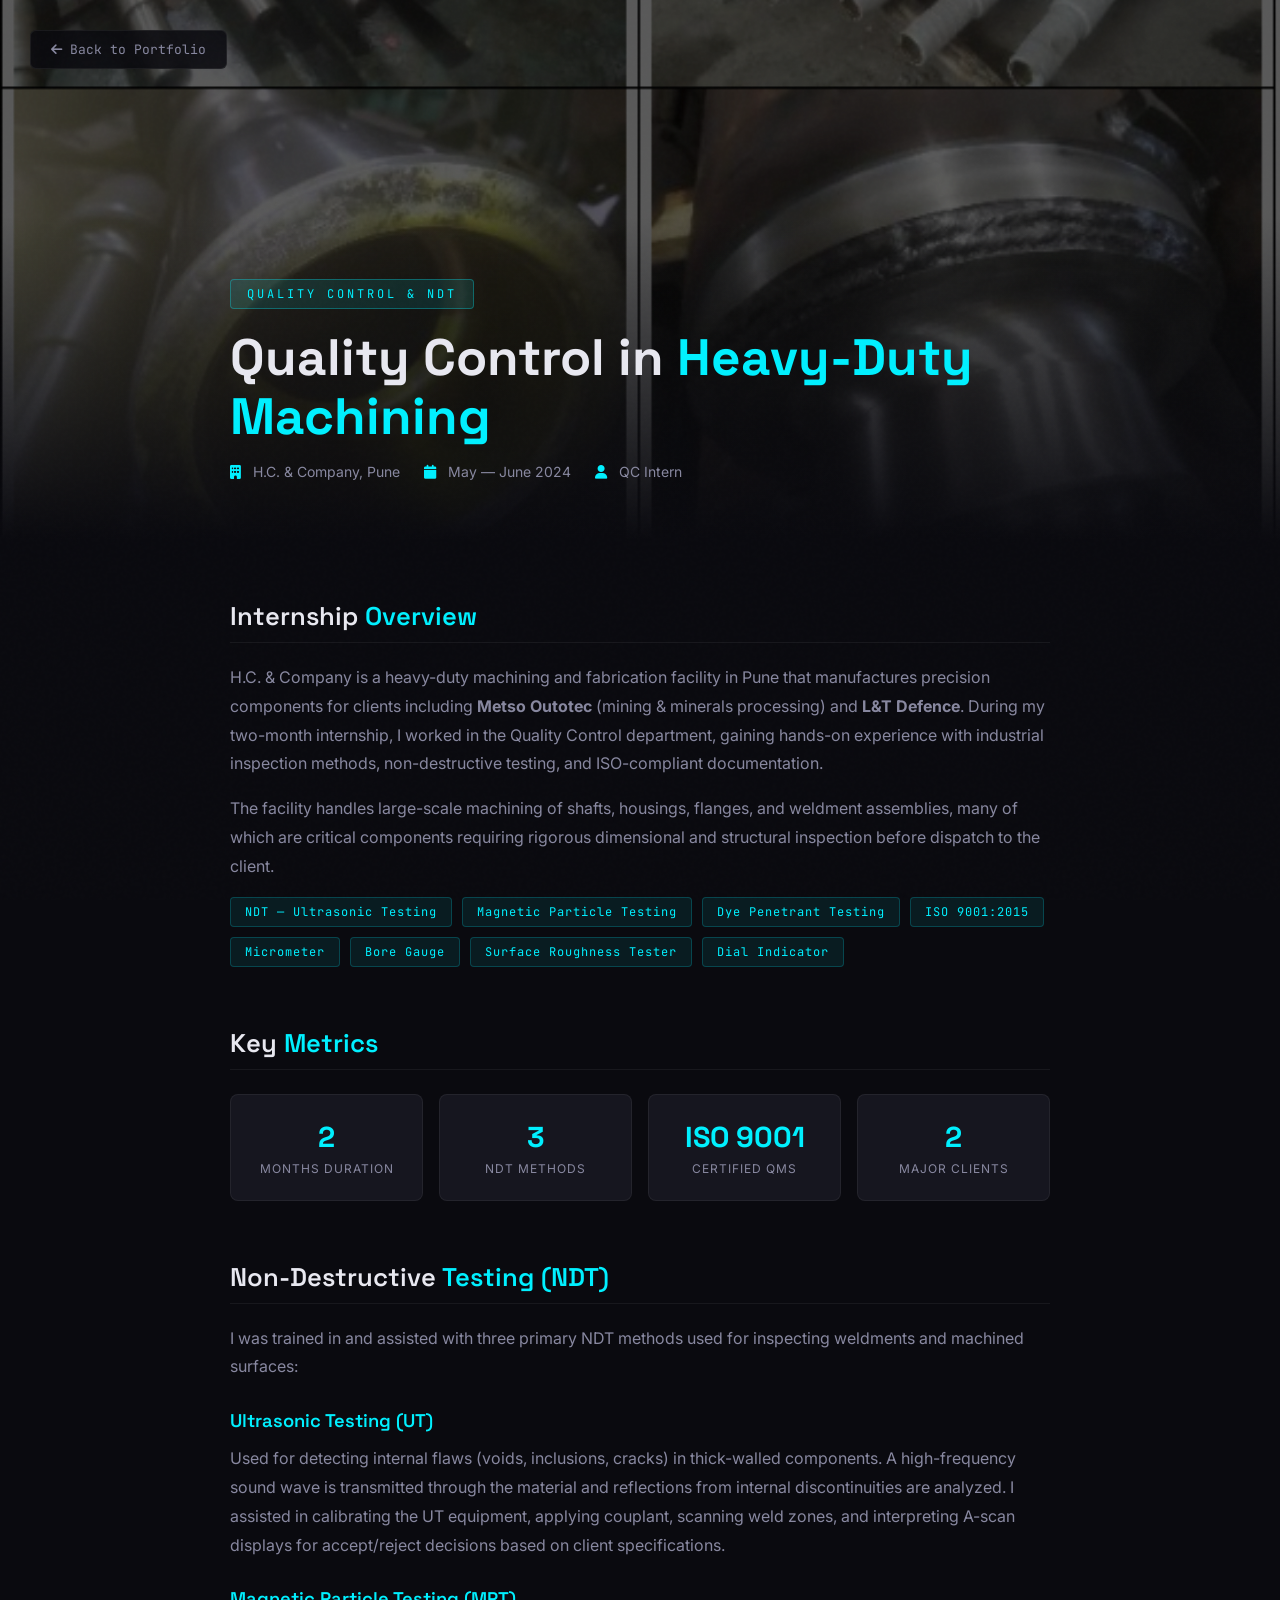
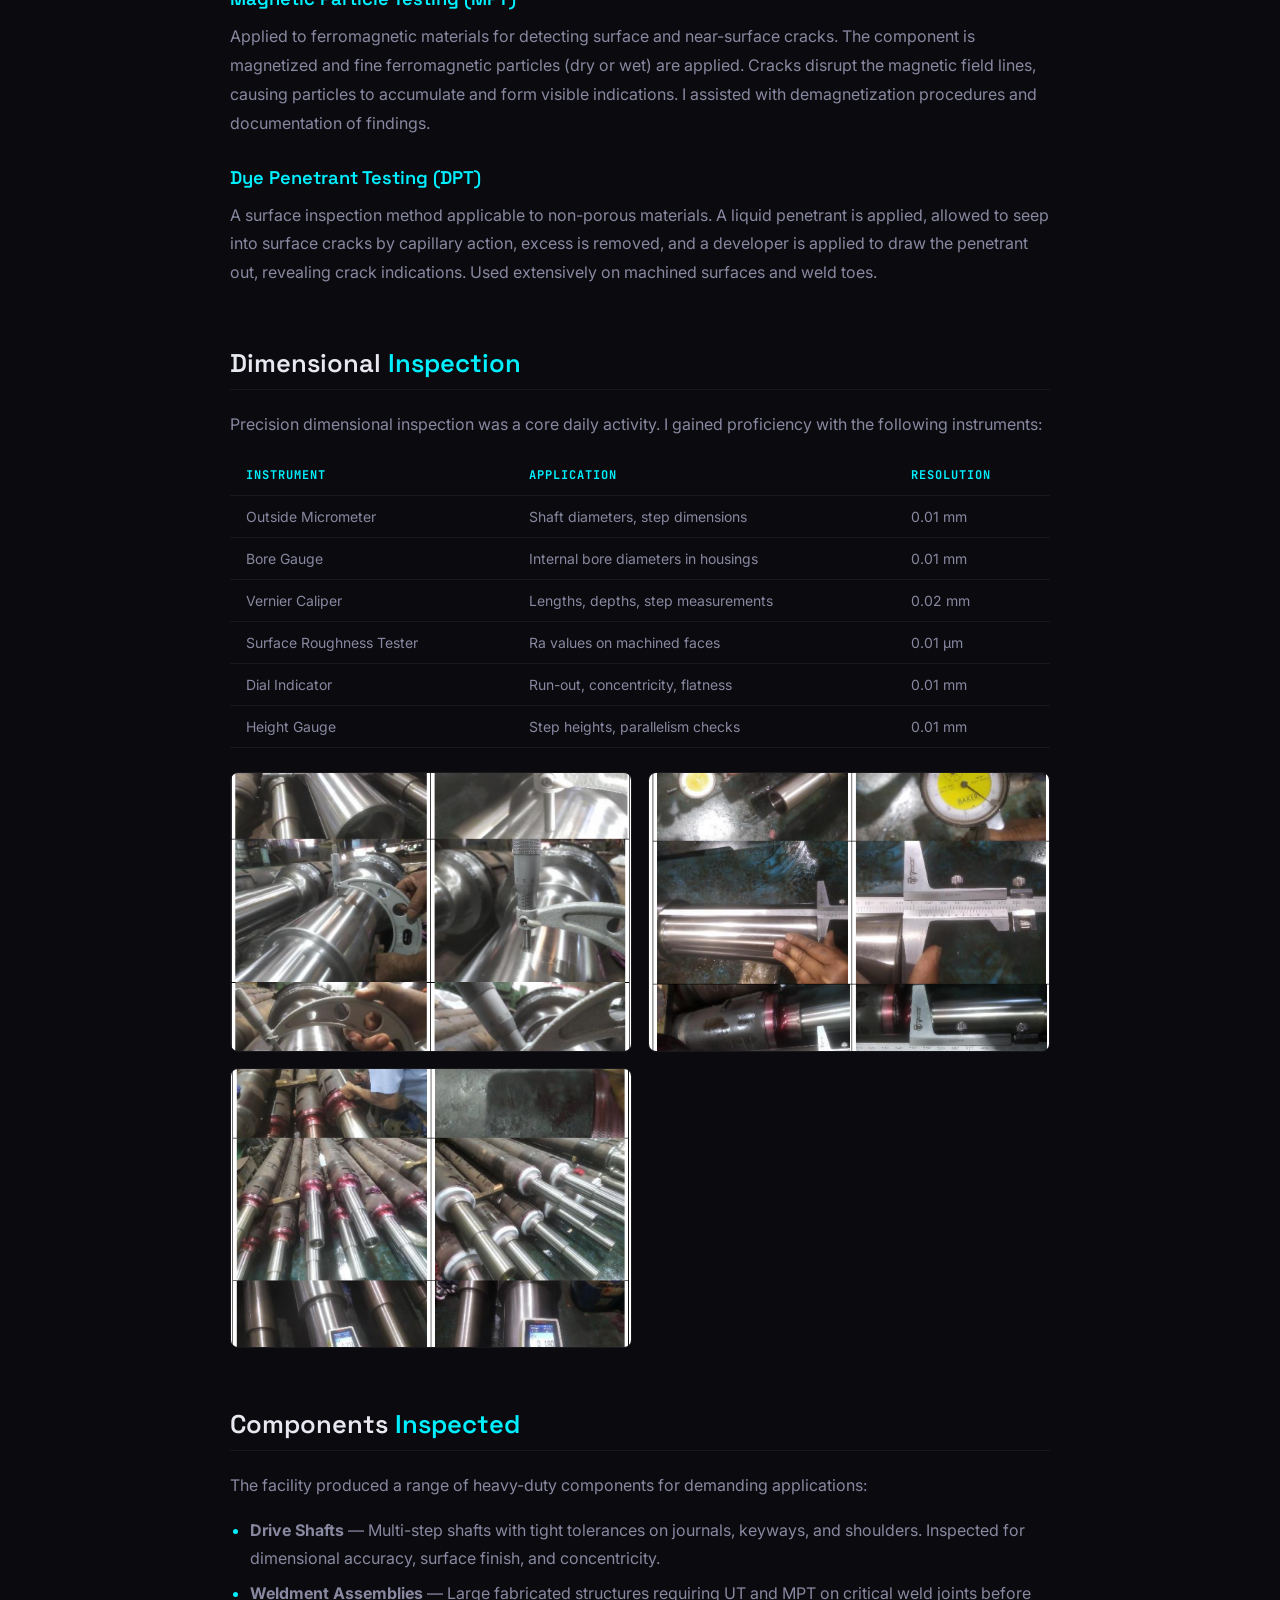
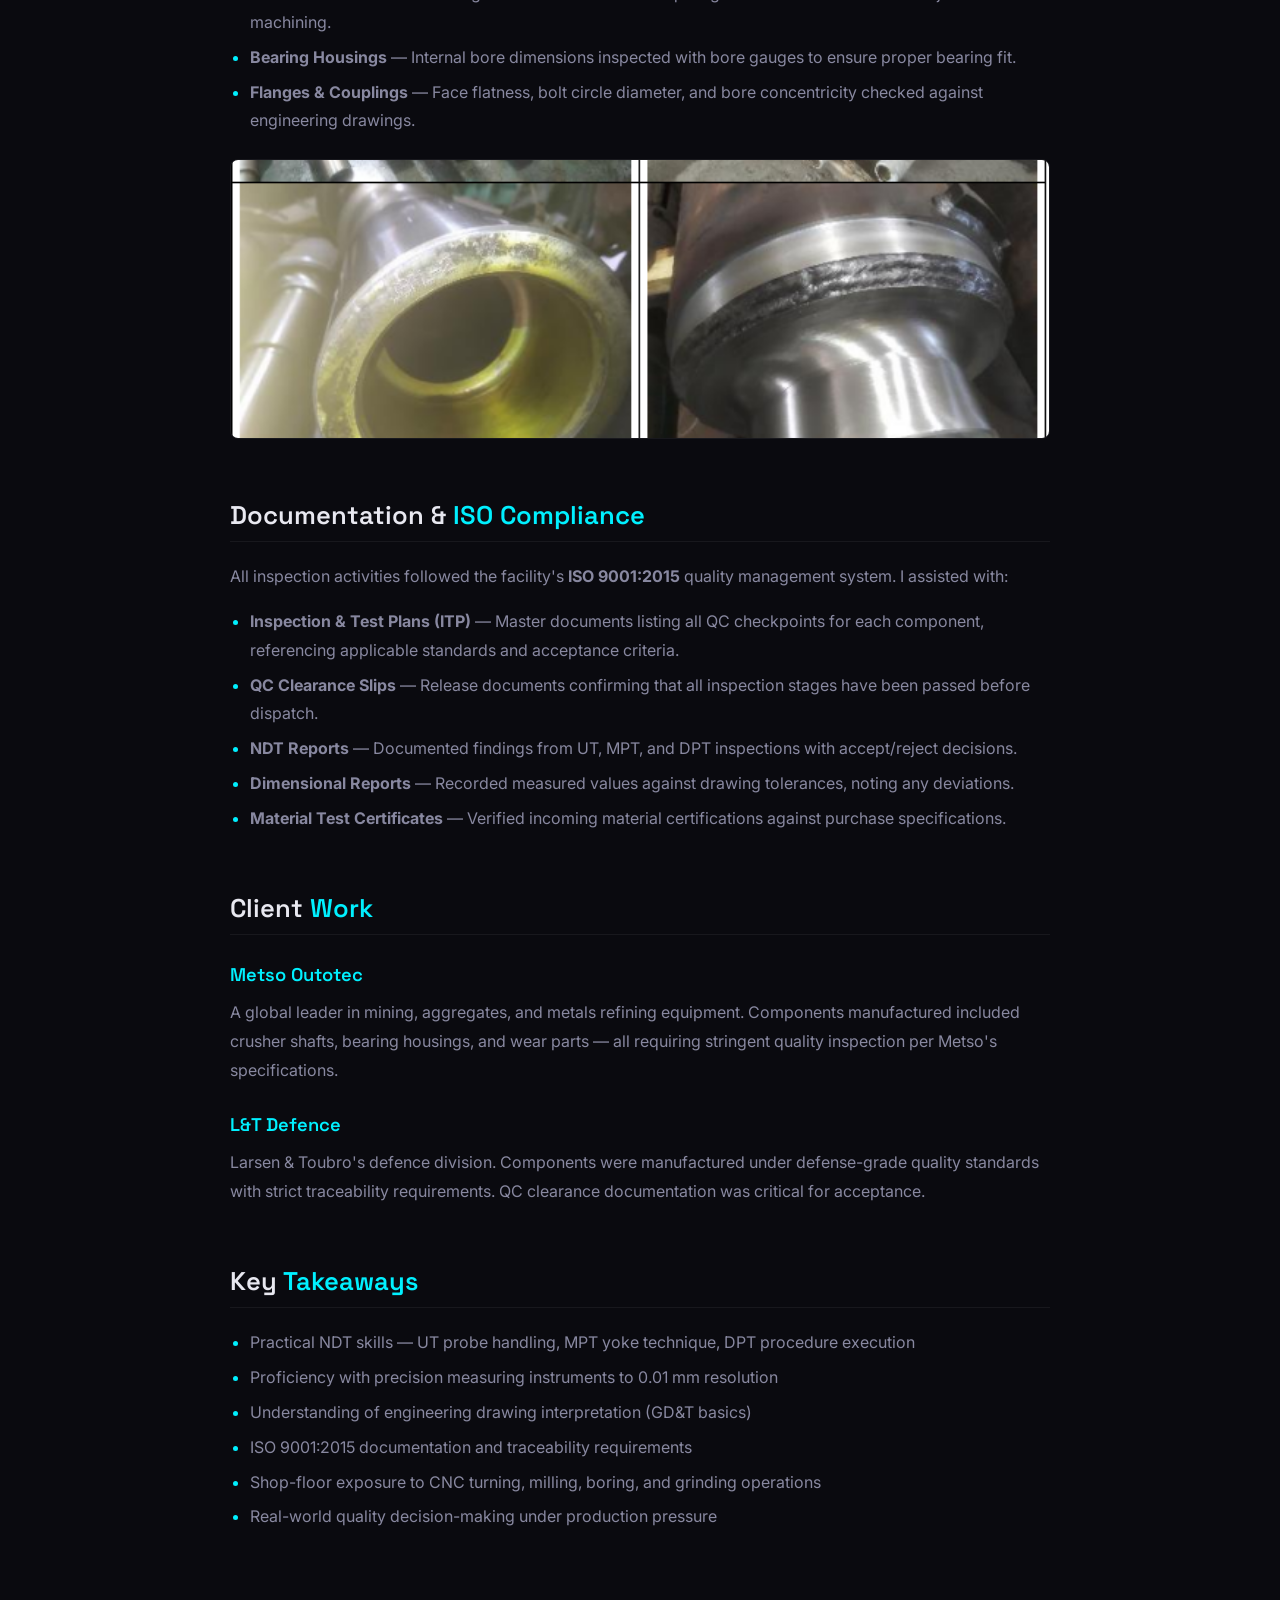
<file: project-quality-control.html>
<!DOCTYPE html>
<html lang="en">
<head>
    <meta charset="UTF-8">
    <meta name="viewport" content="width=device-width, initial-scale=1.0">
    <title>Quality Control Systems | Krish Bhardwaj</title>
    <link rel="stylesheet" href="styles.css">
    <link rel="stylesheet" href="project-page.css">
    <link rel="preconnect" href="https://fonts.googleapis.com">
    <link rel="preconnect" href="https://fonts.gstatic.com" crossorigin>
    <link href="https://fonts.googleapis.com/css2?family=Space+Grotesk:wght@300;400;500;600;700&family=JetBrains+Mono:wght@400;500;700&family=Inter:wght@300;400;500;600;700&display=swap" rel="stylesheet">
    <link rel="stylesheet" href="https://cdnjs.cloudflare.com/ajax/libs/font-awesome/6.5.1/css/all.min.css">
</head>
<body class="project-page">

    <a href="index.html#projects" class="back-btn"><i class="fas fa-arrow-left"></i> Back to Portfolio</a>

    <!-- Hero -->
    <div class="project-hero">
        <div class="project-hero-bg">
            <img src="assets/images/hc_shaft_weldments.png" alt="Heavy-duty machining at H.C. & Company">
        </div>
        <div class="project-hero-content">
            <span class="project-hero-tag">Quality Control &amp; NDT</span>
            <h1>Quality Control in <span class="accent">Heavy-Duty Machining</span></h1>
            <div class="project-hero-meta">
                <span><i class="fas fa-building"></i> H.C. &amp; Company, Pune</span>
                <span><i class="fas fa-calendar"></i> May — June 2024</span>
                <span><i class="fas fa-user"></i> QC Intern</span>
            </div>
        </div>
    </div>

    <!-- Content -->
    <div class="project-content">

        <!-- Overview -->
        <div class="project-section">
            <h2>Internship <span class="accent">Overview</span></h2>
            <p>
                H.C. &amp; Company is a heavy-duty machining and fabrication facility in Pune that manufactures 
                precision components for clients including <strong>Metso Outotec</strong> (mining &amp; minerals processing) 
                and <strong>L&amp;T Defence</strong>. During my two-month internship, I worked in the Quality Control 
                department, gaining hands-on experience with industrial inspection methods, non-destructive testing, 
                and ISO-compliant documentation.
            </p>
            <p>
                The facility handles large-scale machining of shafts, housings, flanges, and weldment assemblies, 
                many of which are critical components requiring rigorous dimensional and structural inspection 
                before dispatch to the client.
            </p>

            <div class="project-tech-tags">
                <span>NDT — Ultrasonic Testing</span>
                <span>Magnetic Particle Testing</span>
                <span>Dye Penetrant Testing</span>
                <span>ISO 9001:2015</span>
                <span>Micrometer</span>
                <span>Bore Gauge</span>
                <span>Surface Roughness Tester</span>
                <span>Dial Indicator</span>
            </div>
        </div>

        <!-- Key Metrics -->
        <div class="project-section">
            <h2>Key <span class="accent">Metrics</span></h2>
            <div class="project-metrics">
                <div class="metric-card">
                    <span class="metric-value">2</span>
                    <span class="metric-label">Months Duration</span>
                </div>
                <div class="metric-card">
                    <span class="metric-value">3</span>
                    <span class="metric-label">NDT Methods</span>
                </div>
                <div class="metric-card">
                    <span class="metric-value">ISO 9001</span>
                    <span class="metric-label">Certified QMS</span>
                </div>
                <div class="metric-card">
                    <span class="metric-value">2</span>
                    <span class="metric-label">Major Clients</span>
                </div>
            </div>
        </div>

        <!-- NDT Methods -->
        <div class="project-section">
            <h2>Non-Destructive <span class="accent">Testing (NDT)</span></h2>
            <p>
                I was trained in and assisted with three primary NDT methods used for inspecting weldments 
                and machined surfaces:
            </p>

            <h3>Ultrasonic Testing (UT)</h3>
            <p>
                Used for detecting internal flaws (voids, inclusions, cracks) in thick-walled components. 
                A high-frequency sound wave is transmitted through the material and reflections from internal 
                discontinuities are analyzed. I assisted in calibrating the UT equipment, applying couplant, 
                scanning weld zones, and interpreting A-scan displays for accept/reject decisions based on 
                client specifications.
            </p>

            <h3>Magnetic Particle Testing (MPT)</h3>
            <p>
                Applied to ferromagnetic materials for detecting surface and near-surface cracks. The component 
                is magnetized and fine ferromagnetic particles (dry or wet) are applied. Cracks disrupt the 
                magnetic field lines, causing particles to accumulate and form visible indications. I assisted 
                with demagnetization procedures and documentation of findings.
            </p>

            <h3>Dye Penetrant Testing (DPT)</h3>
            <p>
                A surface inspection method applicable to non-porous materials. A liquid penetrant is applied, 
                allowed to seep into surface cracks by capillary action, excess is removed, and a developer is 
                applied to draw the penetrant out, revealing crack indications. Used extensively on machined 
                surfaces and weld toes.
            </p>
        </div>

        <!-- Dimensional Inspection -->
        <div class="project-section">
            <h2>Dimensional <span class="accent">Inspection</span></h2>
            <p>
                Precision dimensional inspection was a core daily activity. I gained proficiency with 
                the following instruments:
            </p>
            <table class="project-table">
                <thead>
                    <tr>
                        <th>Instrument</th>
                        <th>Application</th>
                        <th>Resolution</th>
                    </tr>
                </thead>
                <tbody>
                    <tr>
                        <td>Outside Micrometer</td>
                        <td>Shaft diameters, step dimensions</td>
                        <td>0.01 mm</td>
                    </tr>
                    <tr>
                        <td>Bore Gauge</td>
                        <td>Internal bore diameters in housings</td>
                        <td>0.01 mm</td>
                    </tr>
                    <tr>
                        <td>Vernier Caliper</td>
                        <td>Lengths, depths, step measurements</td>
                        <td>0.02 mm</td>
                    </tr>
                    <tr>
                        <td>Surface Roughness Tester</td>
                        <td>Ra values on machined faces</td>
                        <td>0.01 µm</td>
                    </tr>
                    <tr>
                        <td>Dial Indicator</td>
                        <td>Run-out, concentricity, flatness</td>
                        <td>0.01 mm</td>
                    </tr>
                    <tr>
                        <td>Height Gauge</td>
                        <td>Step heights, parallelism checks</td>
                        <td>0.01 mm</td>
                    </tr>
                </tbody>
            </table>

            <div class="project-img-grid">
                <img src="assets/images/hc_shaft_inspection.png" alt="Shaft inspection with micrometer">
                <img src="assets/images/hc_dimensional_inspection.png" alt="Dimensional inspection with calipers and gauges">
                <img src="assets/images/hc_roughness_testing.png" alt="Surface roughness testing on shaft">
            </div>
        </div>

        <!-- Machined Components -->
        <div class="project-section">
            <h2>Components <span class="accent">Inspected</span></h2>
            <p>
                The facility produced a range of heavy-duty components for demanding applications:
            </p>
            <ul>
                <li><strong>Drive Shafts</strong> — Multi-step shafts with tight tolerances on journals, keyways, and shoulders. Inspected for dimensional accuracy, surface finish, and concentricity.</li>
                <li><strong>Weldment Assemblies</strong> — Large fabricated structures requiring UT and MPT on critical weld joints before machining.</li>
                <li><strong>Bearing Housings</strong> — Internal bore dimensions inspected with bore gauges to ensure proper bearing fit.</li>
                <li><strong>Flanges &amp; Couplings</strong> — Face flatness, bolt circle diameter, and bore concentricity checked against engineering drawings.</li>
            </ul>
            <div class="project-img-grid">
                <img src="assets/images/hc_shaft_weldments.png" alt="Heavy-duty shaft weldments">
            </div>
        </div>

        <!-- Documentation -->
        <div class="project-section">
            <h2>Documentation &amp; <span class="accent">ISO Compliance</span></h2>
            <p>
                All inspection activities followed the facility's <strong>ISO 9001:2015</strong> quality management system. 
                I assisted with:
            </p>
            <ul>
                <li><strong>Inspection &amp; Test Plans (ITP)</strong> — Master documents listing all QC checkpoints for each component, referencing applicable standards and acceptance criteria.</li>
                <li><strong>QC Clearance Slips</strong> — Release documents confirming that all inspection stages have been passed before dispatch.</li>
                <li><strong>NDT Reports</strong> — Documented findings from UT, MPT, and DPT inspections with accept/reject decisions.</li>
                <li><strong>Dimensional Reports</strong> — Recorded measured values against drawing tolerances, noting any deviations.</li>
                <li><strong>Material Test Certificates</strong> — Verified incoming material certifications against purchase specifications.</li>
            </ul>
        </div>

        <!-- Clients -->
        <div class="project-section">
            <h2>Client <span class="accent">Work</span></h2>
            <h3>Metso Outotec</h3>
            <p>
                A global leader in mining, aggregates, and metals refining equipment. Components manufactured 
                included crusher shafts, bearing housings, and wear parts — all requiring stringent quality 
                inspection per Metso's specifications.
            </p>
            <h3>L&amp;T Defence</h3>
            <p>
                Larsen &amp; Toubro's defence division. Components were manufactured under defense-grade quality 
                standards with strict traceability requirements. QC clearance documentation was critical for 
                acceptance.
            </p>
        </div>

        <!-- Learning -->
        <div class="project-section">
            <h2>Key <span class="accent">Takeaways</span></h2>
            <ul>
                <li>Practical NDT skills — UT probe handling, MPT yoke technique, DPT procedure execution</li>
                <li>Proficiency with precision measuring instruments to 0.01 mm resolution</li>
                <li>Understanding of engineering drawing interpretation (GD&amp;T basics)</li>
                <li>ISO 9001:2015 documentation and traceability requirements</li>
                <li>Shop-floor exposure to CNC turning, milling, boring, and grinding operations</li>
                <li>Real-world quality decision-making under production pressure</li>
            </ul>
        </div>

    </div>
</body>
</html>
</file>
<file: styles.css>
/* ============================================================
   PORTFOLIO – CUTTING-EDGE CSS
   ============================================================ */

/* ---------- CSS Variables ---------- */
:root {
    --bg-primary: #0a0a0f;
    --bg-secondary: #12121a;
    --bg-card: #16161f;
    --bg-card-hover: #1c1c28;
    --text-primary: #e8e8f0;
    --text-secondary: #8888a0;
    --text-muted: #555570;
    --accent: #00f0ff;
    --accent-2: #7b61ff;
    --accent-3: #ff3d71;
    --accent-glow: rgba(0, 240, 255, 0.15);
    --accent-glow-strong: rgba(0, 240, 255, 0.4);
    --gradient-1: linear-gradient(135deg, #00f0ff 0%, #7b61ff 100%);
    --gradient-2: linear-gradient(135deg, #7b61ff 0%, #ff3d71 100%);
    --gradient-3: linear-gradient(135deg, #00f0ff 0%, #00ff87 100%);
    --border-color: rgba(255, 255, 255, 0.06);
    --border-glow: rgba(0, 240, 255, 0.2);
    --font-heading: 'Space Grotesk', sans-serif;
    --font-body: 'Inter', sans-serif;
    --font-mono: 'JetBrains Mono', monospace;
    --ease-out-expo: cubic-bezier(0.16, 1, 0.3, 1);
    --ease-out-back: cubic-bezier(0.34, 1.56, 0.64, 1);
    --nav-height: 80px;
}

/* ---------- Reset ---------- */
*, *::before, *::after { margin: 0; padding: 0; box-sizing: border-box; }
html { scroll-behavior: smooth; font-size: 16px; scrollbar-width: thin; scrollbar-color: var(--accent) var(--bg-secondary); }
html::-webkit-scrollbar { width: 6px; }
html::-webkit-scrollbar-track { background: var(--bg-secondary); }
html::-webkit-scrollbar-thumb { background: var(--accent); border-radius: 3px; }
body {
    font-family: var(--font-body);
    background: var(--bg-primary);
    color: var(--text-primary);
    overflow-x: hidden;
    -webkit-font-smoothing: antialiased;
}
a { text-decoration: none; color: inherit; }
button { cursor: pointer; border: none; background: none; font-family: inherit; }
img { max-width: 100%; display: block; }
::selection { background: var(--accent); color: var(--bg-primary); }

/* ---------- Custom Cursor (removed for performance) ---------- */

/* ---------- Loader ---------- */
.loader {
    position: fixed;
    inset: 0;
    background: var(--bg-primary);
    display: flex;
    align-items: center;
    justify-content: center;
    z-index: 100000;
    animation: forceHideLoader 0.6s ease 3s forwards;
}
.loader.hidden {
    opacity: 0 !important;
    visibility: hidden !important;
    pointer-events: none !important;
}
@keyframes forceHideLoader {
    0% { opacity: 1; }
    100% { opacity: 0; visibility: hidden; pointer-events: none; }
}
.loader-inner { text-align: center; }
.loader-circuit { margin-bottom: 30px; }
.circuit-svg { width: 120px; height: 120px; color: var(--accent); }
.circuit-path {
    stroke-dasharray: 300;
    stroke-dashoffset: 300;
    animation: drawCircuit 2s ease forwards;
}
@keyframes drawCircuit {
    to { stroke-dashoffset: 0; }
}
.loader-text {
    display: flex;
    justify-content: center;
    gap: 3px;
    margin-bottom: 20px;
    font-family: var(--font-mono);
    font-size: 14px;
    letter-spacing: 4px;
    color: var(--accent);
}
.loader-char {
    opacity: 0;
    animation: fadeChar 0.5s ease forwards;
}
.loader-char:nth-child(1) { animation-delay: 0.1s; }
.loader-char:nth-child(2) { animation-delay: 0.15s; }
.loader-char:nth-child(3) { animation-delay: 0.2s; }
.loader-char:nth-child(4) { animation-delay: 0.25s; }
.loader-char:nth-child(5) { animation-delay: 0.3s; }
.loader-char:nth-child(6) { animation-delay: 0.35s; }
.loader-char:nth-child(7) { animation-delay: 0.4s; }
.loader-char:nth-child(8) { animation-delay: 0.45s; }
.loader-char:nth-child(9) { animation-delay: 0.5s; }
.loader-char:nth-child(10) { animation-delay: 0.55s; }
.loader-char:nth-child(11) { animation-delay: 0.6s; }
.loader-char:nth-child(12) { animation-delay: 0.65s; }
@keyframes fadeChar {
    to { opacity: 1; }
}
.loader-bar {
    width: 200px;
    height: 2px;
    background: var(--bg-card);
    border-radius: 2px;
    overflow: hidden;
    margin: 0 auto;
}
.loader-bar-fill {
    height: 100%;
    width: 0;
    background: var(--gradient-1);
    border-radius: 2px;
    animation: loadBar 2s var(--ease-out-expo) forwards;
}
@keyframes loadBar {
    to { width: 100%; }
}

/* ---------- Scroll Progress ---------- */
.scroll-progress {
    position: fixed;
    top: 0; left: 0;
    height: 3px;
    background: var(--gradient-1);
    z-index: 10001;
    width: 0%;
    transition: width 0.05s linear;
}

/* ---------- Navigation ---------- */
.nav {
    position: fixed;
    top: 0; left: 0; right: 0;
    height: var(--nav-height);
    z-index: 10000;
    background: rgba(10, 10, 15, 0.95);
    backdrop-filter: blur(20px) saturate(180%);
    -webkit-backdrop-filter: blur(20px) saturate(180%);
    border-bottom: 1px solid var(--border-color);
    transition: background 0.4s ease, box-shadow 0.4s ease;
}
.nav.scrolled {
    background: rgba(10, 10, 15, 0.98);
    box-shadow: 0 4px 20px rgba(0, 0, 0, 0.4);
}
.nav-inner {
    max-width: 1200px;
    margin: 0 auto;
    padding: 0 30px;
    height: 100%;
    display: flex;
    align-items: center;
    justify-content: space-between;
}
.nav-logo {
    font-family: var(--font-mono);
    font-size: 20px;
    font-weight: 700;
    display: flex;
    align-items: center;
    gap: 2px;
}
.logo-bracket { color: var(--accent); }
.logo-text { color: var(--text-primary); }
.nav-links { display: flex; align-items: center; gap: 32px; }
.nav-link {
    font-family: var(--font-mono);
    font-size: 13px;
    text-transform: uppercase;
    letter-spacing: 2px;
    color: var(--text-secondary);
    position: relative;
    padding: 8px 0;
    transition: color 0.3s ease;
}
.nav-link::after {
    content: '';
    position: absolute;
    bottom: 0; left: 0;
    width: 0; height: 2px;
    background: var(--accent);
    transition: width 0.4s var(--ease-out-expo);
}
.nav-link:hover { color: var(--accent); }
.nav-link:hover::after { width: 100%; }
.nav-toggle {
    display: none;
    flex-direction: column;
    gap: 6px;
    padding: 10px;
}
.nav-toggle span {
    display: block;
    width: 28px;
    height: 2px;
    background: var(--text-primary);
    transition: all 0.3s ease;
}
.nav-toggle.active span:nth-child(1) { transform: rotate(45deg) translate(5px, 5px); }
.nav-toggle.active span:nth-child(2) { opacity: 0; }
.nav-toggle.active span:nth-child(3) { transform: rotate(-45deg) translate(6px, -6px); }

/* Mobile Menu */
.mobile-menu {
    position: fixed;
    inset: 0;
    background: rgba(10, 10, 15, 0.98);
    backdrop-filter: blur(30px);
    z-index: 9999;
    display: flex;
    align-items: center;
    justify-content: center;
    opacity: 0;
    visibility: hidden;
    transition: opacity 0.5s ease, visibility 0.5s ease;
}
.mobile-menu.active { opacity: 1; visibility: visible; }
.mobile-menu-inner { text-align: center; }
.mobile-link {
    display: block;
    font-family: var(--font-heading);
    font-size: clamp(32px, 6vw, 56px);
    font-weight: 700;
    color: var(--text-secondary);
    padding: 12px 0;
    transition: color 0.3s ease, transform 0.3s ease;
}
.mobile-link:hover { color: var(--accent); transform: translateX(20px); }

@media (max-width: 768px) {
    .nav-links { display: none; }
    .nav-toggle { display: flex; }
}

/* ---------- Container ---------- */
.container {
    max-width: 1200px;
    margin: 0 auto;
    padding: 0 30px;
}

/* ---------- Hero Section ---------- */
.hero {
    min-height: 100vh;
    display: flex;
    align-items: center;
    position: relative;
    overflow: hidden;
    padding: 120px 30px 80px;
}
.hero-canvas {
    position: absolute;
    inset: 0;
    z-index: 0;
}
.hero-grid-overlay {
    position: absolute;
    inset: 0;
    background-image:
        linear-gradient(rgba(0, 240, 255, 0.03) 1px, transparent 1px),
        linear-gradient(90deg, rgba(0, 240, 255, 0.03) 1px, transparent 1px);
    background-size: 60px 60px;
    z-index: 1;
    animation: gridShift 20s linear infinite;
}
@keyframes gridShift {
    0% { background-position: 0 0; }
    100% { background-position: 60px 60px; }
}
.hero-content {
    max-width: 800px;
    position: relative;
    z-index: 2;
    margin: 0 auto;
}
.hero-badge {
    display: inline-flex;
    align-items: center;
    gap: 10px;
    padding: 8px 18px;
    background: rgba(0, 240, 255, 0.06);
    border: 1px solid rgba(0, 240, 255, 0.15);
    border-radius: 50px;
    font-family: var(--font-mono);
    font-size: 12px;
    color: var(--accent);
    text-transform: uppercase;
    letter-spacing: 2px;
    margin-bottom: 30px;
}
.badge-dot {
    width: 8px; height: 8px;
    background: #00ff87;
    border-radius: 50%;
    animation: pulse-dot 2s ease infinite;
}
@keyframes pulse-dot {
    0%, 100% { box-shadow: 0 0 0 0 rgba(0, 255, 135, 0.4); }
    50% { box-shadow: 0 0 0 8px rgba(0, 255, 135, 0); }
}
.hero-title { margin-bottom: 24px; }
.title-line { overflow: hidden; }
.title-greeting {
    display: block;
    font-family: var(--font-mono);
    font-size: clamp(14px, 2vw, 18px);
    color: var(--accent);
    letter-spacing: 3px;
    text-transform: uppercase;
    margin-bottom: 8px;
}
.title-name {
    display: block;
    font-family: var(--font-heading);
    font-size: clamp(42px, 8vw, 80px);
    font-weight: 700;
    line-height: 1.05;
    background: var(--gradient-1);
    -webkit-background-clip: text;
    -webkit-text-fill-color: transparent;
    background-clip: text;
}
.title-role {
    display: block;
    font-family: var(--font-heading);
    font-size: clamp(28px, 5vw, 52px);
    font-weight: 600;
    line-height: 1.1;
    color: var(--text-primary);
}
.title-role-sub {
    display: block;
    font-family: var(--font-heading);
    font-size: clamp(28px, 5vw, 52px);
    font-weight: 600;
    line-height: 1.1;
    color: var(--text-secondary);
}

/* Glitch Effect */
.glitch { position: relative; }
.glitch::before, .glitch::after {
    content: attr(data-text);
    position: absolute;
    top: 0; left: 0;
    width: 100%; height: 100%;
    background: var(--bg-primary);
    -webkit-background-clip: text;
    background-clip: text;
}
.glitch::before {
    -webkit-text-fill-color: transparent;
    animation: glitch-1 3s infinite linear alternate-reverse;
    clip-path: polygon(0 0, 100% 0, 100% 33%, 0 33%);
    -webkit-text-stroke: 2px var(--accent);
}
.glitch::after {
    -webkit-text-fill-color: transparent;
    animation: glitch-2 3s infinite linear alternate-reverse;
    clip-path: polygon(0 67%, 100% 67%, 100% 100%, 0 100%);
    -webkit-text-stroke: 2px var(--accent-3);
}
@keyframes glitch-1 {
    0%, 93% { transform: translate(0); }
    94% { transform: translate(-3px, 1px); }
    95% { transform: translate(3px, -1px); }
    96% { transform: translate(-2px, 2px); }
    97% { transform: translate(2px, -2px); }
    98% { transform: translate(-1px, 1px); }
    100% { transform: translate(0); }
}
@keyframes glitch-2 {
    0%, 93% { transform: translate(0); }
    94% { transform: translate(3px, -1px); }
    95% { transform: translate(-3px, 1px); }
    96% { transform: translate(2px, -2px); }
    97% { transform: translate(-2px, 2px); }
    98% { transform: translate(1px, -1px); }
    100% { transform: translate(0); }
}

.hero-description {
    font-size: clamp(16px, 1.8vw, 18px);
    line-height: 1.8;
    color: var(--text-secondary);
    margin-bottom: 36px;
    max-width: 600px;
}
.highlight {
    color: var(--accent);
    font-weight: 500;
}
.hero-cta {
    display: flex;
    gap: 16px;
    flex-wrap: wrap;
    margin-bottom: 48px;
}

/* Buttons */
.btn {
    display: inline-flex;
    align-items: center;
    gap: 10px;
    padding: 14px 32px;
    font-family: var(--font-mono);
    font-size: 13px;
    font-weight: 500;
    text-transform: uppercase;
    letter-spacing: 2px;
    border-radius: 6px;
    position: relative;
    overflow: hidden;
    transition: all 0.4s var(--ease-out-expo);
}
.btn-primary {
    background: var(--gradient-1);
    color: var(--bg-primary);
}
.btn-primary::before {
    content: '';
    position: absolute;
    inset: 0;
    background: linear-gradient(135deg, rgba(255,255,255,0.2) 0%, transparent 50%);
    opacity: 0;
    transition: opacity 0.3s ease;
}
.btn-primary:hover::before { opacity: 1; }
.btn-primary:hover { transform: translateY(-2px); box-shadow: 0 8px 30px rgba(0, 240, 255, 0.3); }
.btn-outline {
    border: 1px solid var(--border-glow);
    color: var(--accent);
    background: transparent;
}
.btn-outline:hover {
    background: var(--accent-glow);
    border-color: var(--accent);
    transform: translateY(-2px);
}
.btn-icon { transition: transform 0.3s ease; }
.btn:hover .btn-icon { transform: translateX(4px); }
.btn-full { width: 100%; justify-content: center; }

/* Hero Stats */
.hero-stats {
    display: flex;
    align-items: center;
    gap: 24px;
}
.stat { text-align: center; }
.stat-number {
    display: block;
    font-family: var(--font-heading);
    font-size: 36px;
    font-weight: 700;
    color: var(--accent);
}
.stat-label {
    display: block;
    font-size: 12px;
    text-transform: uppercase;
    letter-spacing: 2px;
    color: var(--text-muted);
    margin-top: 4px;
}
.stat-divider {
    width: 1px; height: 40px;
    background: var(--border-color);
}

/* Hero Scroll Indicator */
.hero-scroll-indicator {
    position: absolute;
    bottom: 40px;
    left: 50%;
    transform: translateX(-50%);
    display: flex;
    flex-direction: column;
    align-items: center;
    gap: 10px;
    z-index: 2;
}
.hero-scroll-indicator span {
    font-family: var(--font-mono);
    font-size: 10px;
    text-transform: uppercase;
    letter-spacing: 3px;
    color: var(--text-muted);
}
.scroll-line {
    width: 1px; height: 60px;
    background: linear-gradient(to bottom, var(--accent), transparent);
    animation: scrollAnim 2s ease infinite;
}
@keyframes scrollAnim {
    0% { opacity: 0; transform: scaleY(0); transform-origin: top; }
    50% { opacity: 1; transform: scaleY(1); transform-origin: top; }
    51% { transform-origin: bottom; }
    100% { opacity: 0; transform: scaleY(0); transform-origin: bottom; }
}

/* Hero Floating Elements */
.hero-floating-elements {
    position: absolute;
    inset: 0;
    z-index: 1;
    pointer-events: none;
}
.float-element {
    position: absolute;
    font-size: 24px;
    color: rgba(0, 240, 255, 0.08);
    animation: floatElem 6s ease-in-out infinite;
}
.float-1 { top: 15%; right: 15%; animation-delay: 0s; }
.float-2 { top: 40%; right: 8%; animation-delay: 1s; }
.float-3 { bottom: 25%; right: 20%; animation-delay: 2s; }
.float-4 { top: 25%; right: 30%; animation-delay: 3s; }
@keyframes floatElem {
    0%, 100% { transform: translateY(0) rotate(0deg); }
    50% { transform: translateY(-20px) rotate(10deg); }
}

/* ---------- Sections ---------- */
.section {
    padding: 120px 0;
    position: relative;
}
.section-header {
    text-align: center;
    margin-bottom: 60px;
}
.section-tag {
    display: inline-block;
    font-family: var(--font-mono);
    font-size: 14px;
    color: var(--accent);
    opacity: 0.5;
    margin-bottom: 16px;
}
.section-tag-close {
    display: block;
    text-align: center;
    margin-top: 60px;
    opacity: 0.3;
}
.section-title {
    font-family: var(--font-heading);
    font-size: clamp(36px, 5vw, 56px);
    font-weight: 700;
    letter-spacing: -1px;
}
.title-highlight {
    background: var(--gradient-1);
    -webkit-background-clip: text;
    -webkit-text-fill-color: transparent;
    background-clip: text;
}
.section-line {
    width: 60px; height: 3px;
    background: var(--gradient-1);
    margin: 20px auto 0;
    border-radius: 3px;
}
.section-subtitle {
    font-size: 17px;
    color: var(--text-secondary);
    margin-top: 16px;
    max-width: 500px;
    margin-left: auto;
    margin-right: auto;
}

/* ---------- About Section ---------- */
.about-grid {
    display: grid;
    grid-template-columns: 1fr 1.3fr;
    gap: 60px;
    align-items: center;
}
.about-image {
    position: relative;
    aspect-ratio: 3/4;
    max-width: 380px;
    margin: 0 auto;
}
.image-placeholder {
    width: 100%; height: 100%;
    background: var(--bg-card);
    border: 2px dashed var(--border-color);
    border-radius: 12px;
    display: flex;
    flex-direction: column;
    align-items: center;
    justify-content: center;
    gap: 12px;
    color: var(--text-muted);
    font-size: 14px;
}
.image-placeholder i { font-size: 48px; color: var(--accent); opacity: 0.3; }
.image-border {
    position: absolute;
    inset: -12px;
    border: 2px solid var(--accent);
    border-radius: 16px;
    opacity: 0.15;
    animation: borderPulse 3s ease infinite;
}
@keyframes borderPulse {
    0%, 100% { opacity: 0.15; }
    50% { opacity: 0.3; }
}
.image-dots {
    position: absolute;
    bottom: -20px; right: -20px;
    width: 100px; height: 100px;
    background-image: radial-gradient(var(--accent) 1px, transparent 1px);
    background-size: 10px 10px;
    opacity: 0.15;
}
.about-subtitle {
    font-family: var(--font-heading);
    font-size: clamp(22px, 3vw, 30px);
    font-weight: 600;
    margin-bottom: 20px;
    line-height: 1.3;
}
.typed-text {
    color: var(--accent);
    font-family: var(--font-mono);
}
.typed-cursor {
    color: var(--accent);
    animation: blink 0.8s step-end infinite;
}
@keyframes blink {
    50% { opacity: 0; }
}
.about-text {
    font-size: 16px;
    line-height: 1.8;
    color: var(--text-secondary);
    margin-bottom: 16px;
}
.about-details {
    display: grid;
    grid-template-columns: 1fr 1fr;
    gap: 16px;
    margin: 28px 0;
    padding: 24px;
    background: var(--bg-card);
    border: 1px solid var(--border-color);
    border-radius: 12px;
}
.detail-item {
    display: flex;
    flex-direction: column;
    gap: 4px;
}
.detail-label {
    font-family: var(--font-mono);
    font-size: 11px;
    text-transform: uppercase;
    letter-spacing: 2px;
    color: var(--accent);
}
.detail-value {
    font-size: 14px;
    color: var(--text-primary);
}
@media (max-width: 768px) {
    .about-grid { grid-template-columns: 1fr; }
    .about-details { grid-template-columns: 1fr; }
}

/* ---------- Skills Section ---------- */
.skills-tabs {
    display: flex;
    justify-content: center;
    gap: 12px;
    margin-bottom: 40px;
    flex-wrap: wrap;
}
.skill-tab {
    padding: 12px 24px;
    font-family: var(--font-mono);
    font-size: 13px;
    color: var(--text-secondary);
    border: 1px solid var(--border-color);
    border-radius: 50px;
    transition: all 0.3s ease;
    display: flex;
    align-items: center;
    gap: 8px;
}
.skill-tab:hover { border-color: var(--accent); color: var(--accent); }
.skill-tab.active {
    background: var(--accent-glow);
    border-color: var(--accent);
    color: var(--accent);
    box-shadow: 0 0 20px rgba(0, 240, 255, 0.15);
}
.skills-panel { display: none; }
.skills-panel.active { display: block; animation: fadeInPanel 0.5s ease; }
@keyframes fadeInPanel {
    from { opacity: 0; transform: translateY(20px); }
    to { opacity: 1; transform: translateY(0); }
}
.skills-grid {
    display: grid;
    grid-template-columns: repeat(auto-fill, minmax(320px, 1fr));
    gap: 20px;
}
.skill-card {
    background: var(--bg-card);
    border: 1px solid var(--border-color);
    border-radius: 16px;
    padding: 28px;
    position: relative;
    overflow: hidden;
    transition: all 0.4s var(--ease-out-expo);
}
.skill-card:hover {
    border-color: var(--border-glow);
    transform: translateY(-4px);
    box-shadow: 0 20px 40px rgba(0, 0, 0, 0.3);
}
.skill-card-glow {
    position: absolute;
    top: 0; left: 0;
    width: 100%; height: 100%;
    background: radial-gradient(circle at var(--mouse-x, 50%) var(--mouse-y, 50%), var(--accent-glow) 0%, transparent 60%);
    opacity: 0;
    transition: opacity 0.3s ease;
    pointer-events: none;
}
.skill-card:hover .skill-card-glow { opacity: 1; }
.skill-icon {
    width: 48px; height: 48px;
    background: var(--accent-glow);
    border-radius: 12px;
    display: flex;
    align-items: center;
    justify-content: center;
    font-size: 20px;
    color: var(--accent);
    margin-bottom: 16px;
}
.skill-card h3 {
    font-family: var(--font-heading);
    font-size: 18px;
    font-weight: 600;
    margin-bottom: 8px;
}
.skill-card p {
    font-size: 13px;
    color: var(--text-muted);
    line-height: 1.5;
    margin-bottom: 16px;
}
.skill-bar {
    width: 100%; height: 4px;
    background: var(--bg-primary);
    border-radius: 4px;
    overflow: hidden;
    margin-bottom: 8px;
}
.skill-fill {
    height: 100%; width: 0;
    background: var(--gradient-1);
    border-radius: 4px;
    transition: width 1.5s var(--ease-out-expo);
}
.skill-fill.animated { width: var(--target-width); }
.skill-percent {
    font-family: var(--font-mono);
    font-size: 12px;
    color: var(--accent);
}

/* Tech Marquee */
.tech-marquee {
    margin-top: 48px;
    overflow: hidden;
    padding: 24px 0;
    border-top: 1px solid var(--border-color);
    border-bottom: 1px solid var(--border-color);
}
.marquee-track { display: flex; width: fit-content; }
.marquee-content {
    display: flex;
    gap: 40px;
    animation: marquee 25s linear infinite;
}
.marquee-item {
    font-family: var(--font-mono);
    font-size: 14px;
    color: var(--text-muted);
    white-space: nowrap;
    transition: color 0.3s ease;
}
.marquee-item:hover { color: var(--accent); }
@keyframes marquee {
    0% { transform: translateX(0); }
    100% { transform: translateX(-50%); }
}

/* ---------- Experience / Timeline ---------- */
.timeline {
    position: relative;
    max-width: 800px;
    margin: 0 auto;
    padding-left: 40px;
}
.timeline::before {
    content: '';
    position: absolute;
    left: 14px; top: 0;
    width: 2px; height: 100%;
    background: linear-gradient(to bottom, var(--accent), var(--accent-2), transparent);
}
.timeline-item {
    position: relative;
    margin-bottom: 48px;
}
.timeline-dot {
    position: absolute;
    left: -33px; top: 6px;
    width: 16px; height: 16px;
    background: var(--bg-primary);
    border: 2px solid var(--accent);
    border-radius: 50%;
    z-index: 1;
}
.dot-pulse {
    position: absolute;
    inset: -4px;
    border: 2px solid var(--accent);
    border-radius: 50%;
    opacity: 0;
    animation: dotPulse 2s ease infinite;
}
@keyframes dotPulse {
    0% { transform: scale(1); opacity: 0.5; }
    100% { transform: scale(2); opacity: 0; }
}
.timeline-content {
    background: var(--bg-card);
    border: 1px solid var(--border-color);
    border-radius: 16px;
    padding: 28px;
    transition: all 0.4s ease;
}
.timeline-content:hover {
    border-color: var(--border-glow);
    box-shadow: 0 10px 30px rgba(0, 0, 0, 0.3);
}
.timeline-date {
    font-family: var(--font-mono);
    font-size: 12px;
    color: var(--accent);
    margin-bottom: 12px;
    display: flex;
    align-items: center;
    gap: 8px;
}
.timeline-title {
    font-family: var(--font-heading);
    font-size: 22px;
    font-weight: 600;
    margin-bottom: 8px;
}
.timeline-company {
    font-size: 14px;
    color: var(--text-muted);
    margin-bottom: 16px;
    display: flex;
    align-items: center;
    gap: 8px;
}
.timeline-desc {
    font-size: 14px;
    line-height: 1.7;
    color: var(--text-secondary);
    margin-bottom: 16px;
}
.timeline-tags {
    display: flex;
    flex-wrap: wrap;
    gap: 8px;
    margin-bottom: 16px;
}
.tag {
    padding: 4px 12px;
    font-family: var(--font-mono);
    font-size: 11px;
    color: var(--accent);
    border: 1px solid rgba(0, 240, 255, 0.2);
    border-radius: 50px;
    background: rgba(0, 240, 255, 0.05);
}
.report-link {
    display: inline-flex;
    align-items: center;
    gap: 8px;
    font-family: var(--font-mono);
    font-size: 12px;
    color: var(--accent-2);
    padding: 8px 16px;
    border: 1px solid rgba(123, 97, 255, 0.2);
    border-radius: 8px;
    transition: all 0.3s ease;
}
.report-link:hover {
    background: rgba(123, 97, 255, 0.1);
    border-color: var(--accent-2);
}

/* ---------- Projects Section ---------- */
.project-filters {
    display: flex;
    justify-content: center;
    gap: 12px;
    margin-bottom: 40px;
    flex-wrap: wrap;
}
.filter-btn {
    padding: 10px 22px;
    font-family: var(--font-mono);
    font-size: 12px;
    text-transform: uppercase;
    letter-spacing: 1px;
    color: var(--text-secondary);
    border: 1px solid var(--border-color);
    border-radius: 6px;
    transition: all 0.3s ease;
}
.filter-btn:hover { border-color: var(--accent); color: var(--accent); }
.filter-btn.active {
    background: var(--accent);
    border-color: var(--accent);
    color: var(--bg-primary);
}
.projects-grid {
    display: grid;
    grid-template-columns: repeat(auto-fill, minmax(340px, 1fr));
    gap: 24px;
}
.project-card {
    background: var(--bg-card);
    border: 1px solid var(--border-color);
    border-radius: 16px;
    overflow: hidden;
    transition: all 0.5s var(--ease-out-expo);
}
.project-card.hidden {
    opacity: 0;
    transform: scale(0.8);
    position: absolute;
    pointer-events: none;
}
.project-card:hover {
    transform: translateY(-8px);
    border-color: var(--border-glow);
    box-shadow: 0 20px 60px rgba(0, 0, 0, 0.4);
}
.project-image {
    position: relative;
    aspect-ratio: 16/10;
    overflow: hidden;
}
.project-placeholder {
    border-radius: 0;
    border: none;
    aspect-ratio: auto;
}
.project-overlay {
    position: absolute;
    inset: 0;
    background: rgba(10, 10, 15, 0.85);
    display: flex;
    align-items: center;
    justify-content: center;
    opacity: 0;
    transition: opacity 0.4s ease;
}
.project-card:hover .project-overlay { opacity: 1; }
.project-links { display: flex; gap: 16px; }
.project-link {
    width: 50px; height: 50px;
    border: 1px solid var(--accent);
    border-radius: 50%;
    display: flex;
    align-items: center;
    justify-content: center;
    color: var(--accent);
    font-size: 18px;
    transition: all 0.3s ease;
    transform: translateY(20px);
}
.project-card:hover .project-link { transform: translateY(0); }
.project-link:hover {
    background: var(--accent);
    color: var(--bg-primary);
}
.project-info { padding: 24px; }
.project-title {
    font-family: var(--font-heading);
    font-size: 20px;
    font-weight: 600;
    margin-bottom: 10px;
}
.project-desc {
    font-size: 14px;
    line-height: 1.6;
    color: var(--text-secondary);
    margin-bottom: 16px;
}
.project-tags {
    display: flex;
    flex-wrap: wrap;
    gap: 8px;
}
.project-tags span {
    padding: 4px 10px;
    font-family: var(--font-mono);
    font-size: 11px;
    color: var(--accent);
    background: rgba(0, 240, 255, 0.05);
    border: 1px solid rgba(0, 240, 255, 0.12);
    border-radius: 4px;
}

/* ---------- Contact Section ---------- */
.contact-grid {
    display: grid;
    grid-template-columns: 1fr 1.2fr;
    gap: 48px;
    align-items: start;
}
.contact-card {
    background: var(--bg-card);
    border: 1px solid var(--border-color);
    border-radius: 16px;
    padding: 32px;
    margin-bottom: 24px;
}
.contact-item {
    display: flex;
    align-items: center;
    gap: 16px;
    padding: 16px 0;
}
.contact-item + .contact-item { border-top: 1px solid var(--border-color); }
.contact-icon {
    width: 48px; height: 48px;
    background: var(--accent-glow);
    border-radius: 12px;
    display: flex;
    align-items: center;
    justify-content: center;
    font-size: 18px;
    color: var(--accent);
    flex-shrink: 0;
}
.contact-item h4 {
    font-size: 12px;
    text-transform: uppercase;
    letter-spacing: 2px;
    color: var(--text-muted);
    margin-bottom: 4px;
    font-family: var(--font-mono);
}
.contact-item a, .contact-item span {
    font-size: 15px;
    color: var(--text-primary);
    transition: color 0.3s ease;
}
.contact-item a:hover { color: var(--accent); }
.contact-socials {
    display: flex;
    gap: 12px;
}
.social-link {
    width: 48px; height: 48px;
    border: 1px solid var(--border-color);
    border-radius: 12px;
    display: flex;
    align-items: center;
    justify-content: center;
    font-size: 18px;
    color: var(--text-secondary);
    transition: all 0.3s ease;
}
.social-link:hover {
    border-color: var(--accent);
    color: var(--accent);
    background: var(--accent-glow);
    transform: translateY(-4px);
}

/* Contact Form */
.contact-form {
    background: var(--bg-card);
    border: 1px solid var(--border-color);
    border-radius: 16px;
    padding: 36px;
}
.form-group {
    position: relative;
    margin-bottom: 28px;
}
.form-group input, .form-group textarea {
    width: 100%;
    background: transparent;
    border: none;
    border-bottom: 1px solid var(--border-color);
    padding: 14px 0 10px;
    font-size: 15px;
    color: var(--text-primary);
    font-family: var(--font-body);
    outline: none;
    transition: border-color 0.3s ease;
    resize: none;
}
.form-group label {
    position: absolute;
    top: 14px; left: 0;
    font-size: 14px;
    color: var(--text-muted);
    pointer-events: none;
    transition: all 0.3s var(--ease-out-expo);
    font-family: var(--font-mono);
}
.form-group input:focus ~ label,
.form-group input:valid ~ label,
.form-group textarea:focus ~ label,
.form-group textarea:valid ~ label {
    top: -10px;
    font-size: 11px;
    color: var(--accent);
    letter-spacing: 2px;
    text-transform: uppercase;
}
.form-line {
    position: absolute;
    bottom: 0; left: 0;
    width: 0; height: 2px;
    background: var(--gradient-1);
    transition: width 0.4s var(--ease-out-expo);
}
.form-group input:focus ~ .form-line,
.form-group textarea:focus ~ .form-line { width: 100%; }

@media (max-width: 768px) {
    .contact-grid { grid-template-columns: 1fr; }
}

/* ---------- Footer ---------- */
.footer {
    padding: 40px 0;
    border-top: 1px solid var(--border-color);
}
.footer-content {
    display: flex;
    justify-content: space-between;
    align-items: center;
    flex-wrap: wrap;
    gap: 20px;
}
.footer-logo {
    font-family: var(--font-mono);
    font-size: 20px;
    font-weight: 700;
    color: var(--accent);
    display: block;
    margin-bottom: 8px;
}
.footer-left p, .footer-right p {
    font-size: 14px;
    color: var(--text-muted);
}
.footer-built { margin-top: 4px; }
.heart { color: var(--accent-3); }
.coffee { color: var(--accent); }
.footer-right { text-align: right; }
@media (max-width: 600px) {
    .footer-content { flex-direction: column; text-align: center; }
    .footer-right { text-align: center; }
}

/* ---------- Back to Top ---------- */
.back-to-top {
    position: fixed;
    bottom: 30px; right: 30px;
    width: 48px; height: 48px;
    background: var(--bg-card);
    border: 1px solid var(--border-color);
    border-radius: 12px;
    display: flex;
    align-items: center;
    justify-content: center;
    color: var(--accent);
    font-size: 16px;
    z-index: 9998;
    opacity: 0;
    visibility: hidden;
    transform: translateY(20px);
    transition: all 0.4s var(--ease-out-expo);
}
.back-to-top.visible {
    opacity: 1;
    visibility: visible;
    transform: translateY(0);
}
.back-to-top:hover {
    background: var(--accent);
    color: var(--bg-primary);
    transform: translateY(-4px);
}

/* ---------- Animation Classes ---------- */
.reveal-up, .reveal-left, .reveal-right {
    opacity: 0;
    transition: opacity 0.8s var(--ease-out-expo), transform 0.8s var(--ease-out-expo);
}
.reveal-up { transform: translateY(40px); }
.reveal-left { transform: translateX(-40px); }
.reveal-right { transform: translateX(40px); }
.reveal-up.revealed, .reveal-left.revealed, .reveal-right.revealed {
    opacity: 1;
    transform: translate(0);
}

/* ---------- Noise Texture Overlay (subtle) ---------- */
body::after {
    content: '';
    position: fixed;
    inset: 0;
    pointer-events: none;
    z-index: 99997;
    opacity: 0.015;
    background: url("data:image/svg+xml,%3Csvg viewBox='0 0 256 256' xmlns='http://www.w3.org/2000/svg'%3E%3Cfilter id='n' x='0' y='0'%3E%3CfeTurbulence type='fractalNoise' baseFrequency='0.9' numOctaves='4' stitchTiles='stitch'/%3E%3C/filter%3E%3Crect width='100%25' height='100%25' filter='url(%23n)'/%3E%3C/svg%3E");
}

/* ---------- Responsive Fine-tuning ---------- */
@media (max-width: 480px) {
    .hero { padding: 100px 20px 60px; }
    .hero-stats { flex-direction: column; gap: 16px; }
    .stat-divider { width: 40px; height: 1px; }
    .skills-grid { grid-template-columns: 1fr; }
    .projects-grid { grid-template-columns: 1fr; }
    .section { padding: 80px 0; }
    .container { padding: 0 20px; }
}

/* =============================================================
   NEW ADDITIONS FROM SITE A MERGE
   ============================================================= */

/* ---------- Hero: Two-Column Layout ---------- */
.hero-two-col {
    position: relative;
    z-index: 2;
    max-width: 1200px;
    margin: 0 auto;
    padding: 0 30px;
    width: 100%;
    display: grid;
    grid-template-columns: 1fr 1fr;
    gap: 60px;
    align-items: center;
}
@media (max-width: 900px) {
    .hero-two-col {
        grid-template-columns: 1fr;
        gap: 48px;
    }
    .hero-visual { display: flex; justify-content: center; }
}

/* ---------- Hero: Role Typewriter Line ---------- */
.hero-role-line {
    display: block;
    font-family: var(--font-heading);
    font-size: clamp(22px, 3.5vw, 42px);
    font-weight: 600;
    line-height: 1.1;
    color: var(--accent);
}

/* ---------- Hero: Social Links ---------- */
.hero-socials {
    display: flex;
    align-items: center;
    gap: 14px;
    margin-top: 28px;
}
.socials-label {
    font-family: var(--font-mono);
    font-size: 10px;
    text-transform: uppercase;
    letter-spacing: 3px;
    color: var(--text-muted);
    white-space: nowrap;
}
.socials-line {
    display: block;
    width: 30px;
    height: 1px;
    background: var(--border-glow);
}
.hero-social-btn {
    width: 38px; height: 38px;
    border: 1px solid var(--border-color);
    border-radius: 10px;
    display: flex;
    align-items: center;
    justify-content: center;
    font-size: 15px;
    color: var(--text-secondary);
    transition: all 0.3s ease;
}
.hero-social-btn:hover {
    border-color: var(--accent);
    color: var(--accent);
    background: var(--accent-glow);
    transform: translateY(-3px);
}

/* ---------- Profile Orbital Visual (from Site A) ---------- */
.hero-visual {
    display: flex;
    justify-content: center;
    align-items: center;
}
.profile-orb {
    position: relative;
    width: 340px;
    height: 340px;
}
.orb-ring {
    position: absolute;
    border-radius: 50%;
    pointer-events: none;
}
.ring-outer {
    inset: 0;
    border: 1px dashed rgba(0, 240, 255, 0.18);
    animation: rotate-cw 22s linear infinite;
}
.ring-mid {
    inset: 28px;
    border: 1px solid rgba(0, 240, 255, 0.10);
    animation: rotate-ccw 16s linear infinite;
}
.ring-pulse {
    inset: 56px;
    border: 1px solid rgba(0, 240, 255, 0.08);
    animation: pulse-ring 3s ease-in-out infinite;
}
@keyframes rotate-cw  { from { transform: rotate(0deg);   } to { transform: rotate(360deg);  } }
@keyframes rotate-ccw { from { transform: rotate(0deg);   } to { transform: rotate(-360deg); } }
@keyframes pulse-ring {
    0%, 100% { opacity: 0.3; transform: scale(1);    }
    50%       { opacity: 0.7; transform: scale(1.03); }
}

/* Orbiting dots */
.orb-dot {
    position: absolute;
    top: 50%; left: 50%;
    width: 8px; height: 8px;
    background: var(--accent);
    border-radius: 50%;
    margin-top: -4px;
    margin-left: -4px;
    box-shadow: 0 0 8px var(--accent);
    animation: orbit-dot 20s linear infinite;
}
@keyframes orbit-dot {
    from { transform: rotate(0deg) translateY(-170px) rotate(0deg); }
    to   { transform: rotate(360deg) translateY(-170px) rotate(-360deg); }
}

/* Hexagonal image frame */
.orb-hex {
    position: absolute;
    inset: 80px;
    clip-path: polygon(50% 0%, 100% 25%, 100% 75%, 50% 100%, 0% 75%, 0% 25%);
    background: var(--bg-secondary);
    border: 1px solid rgba(0, 240, 255, 0.25);
    overflow: hidden;
}
.orb-hex-inner {
    width: 100%; height: 100%;
    display: flex;
    flex-direction: column;
    align-items: center;
    justify-content: center;
    gap: 8px;
    background: var(--bg-card);
    color: var(--text-muted);
}
.orb-hex-inner i { font-size: 36px; color: var(--accent); opacity: 0.3; }
.orb-hex-inner span { font-family: var(--font-mono); font-size: 10px; text-transform: uppercase; letter-spacing: 2px; }

/* Status badge */
.orb-badge {
    position: absolute;
    bottom: 30px;
    left: 50%;
    transform: translateX(-50%);
    display: flex;
    align-items: center;
    gap: 8px;
    padding: 6px 16px;
    background: var(--bg-card);
    border: 1px solid var(--border-glow);
    border-radius: 20px;
    font-family: var(--font-mono);
    font-size: 10px;
    text-transform: uppercase;
    letter-spacing: 2px;
    color: var(--text-secondary);
    white-space: nowrap;
}

/* ---------- Tech Ticker Strip (from Site A) ---------- */
.tech-ticker-strip {
    overflow: hidden;
    padding: 18px 0;
    border-top: 1px solid var(--border-color);
    border-bottom: 1px solid var(--border-color);
    background: rgba(18, 18, 26, 0.6);
}
.ticker-track-inner {
    display: flex;
    width: max-content;
    animation: ticker-scroll 40s linear infinite;
    gap: 0;
}
.ticker-track-inner span {
    font-family: var(--font-mono);
    font-size: 12px;
    text-transform: uppercase;
    letter-spacing: 2px;
    color: var(--text-muted);
    padding: 0 20px;
    white-space: nowrap;
    transition: color 0.3s ease;
}
.ticker-track-inner span:hover { color: var(--accent); }
.tk-sep {
    color: var(--accent) !important;
    opacity: 0.4;
    padding: 0 4px !important;
    font-size: 8px !important;
}
@keyframes ticker-scroll {
    0%   { transform: translateX(0); }
    100% { transform: translateX(-50%); }
}

/* ---------- Section Number Label (from Site A) ---------- */
.section-num-label {
    display: flex;
    align-items: center;
    gap: 16px;
    margin-bottom: 32px;
}
.sec-num {
    font-family: var(--font-mono);
    font-size: 13px;
    color: var(--accent);
    opacity: 0.5;
    letter-spacing: 2px;
}
.sec-hr {
    flex: 1;
    max-width: 80px;
    height: 1px;
    background: linear-gradient(to right, rgba(0,240,255,0.3), transparent);
}
.sec-tag {
    font-family: var(--font-mono);
    font-size: 11px;
    text-transform: uppercase;
    letter-spacing: 3px;
    color: var(--text-muted);
}

/* ---------- About: HUD Stats Grid (from Site A) ---------- */
.about-hud-stats {
    display: grid;
    grid-template-columns: repeat(4, 1fr);
    gap: 20px;
    margin-top: 60px;
}
@media (max-width: 768px) {
    .about-hud-stats { grid-template-columns: 1fr 1fr; }
}
@media (max-width: 480px) {
    .about-hud-stats { grid-template-columns: 1fr; }
}
.hud-stat {
    position: relative;
    background: var(--bg-card);
    border: 1px solid var(--border-color);
    border-radius: 12px;
    padding: 28px 20px;
    text-align: center;
    transition: all 0.4s ease;
}
.hud-stat:hover {
    border-color: var(--border-glow);
    box-shadow: 0 8px 30px rgba(0, 240, 255, 0.08);
    transform: translateY(-3px);
}
/* HUD corner spans */
.hc {
    position: absolute;
    width: 10px; height: 10px;
}
.hc.tl { top: -1px;    left: -1px;    border-top: 1px solid var(--accent); border-left: 1px solid var(--accent); }
.hc.tr { top: -1px;    right: -1px;   border-top: 1px solid var(--accent); border-right: 1px solid var(--accent); }
.hc.bl { bottom: -1px; left: -1px;    border-bottom: 1px solid var(--accent); border-left: 1px solid var(--accent); }
.hc.br { bottom: -1px; right: -1px;   border-bottom: 1px solid var(--accent); border-right: 1px solid var(--accent); }
.hud-stat-value {
    font-family: var(--font-heading);
    font-size: 34px;
    font-weight: 700;
    background: var(--gradient-1);
    -webkit-background-clip: text;
    -webkit-text-fill-color: transparent;
    background-clip: text;
    line-height: 1.1;
    margin-bottom: 8px;
}
.hud-stat-label {
    font-family: var(--font-mono);
    font-size: 11px;
    text-transform: uppercase;
    letter-spacing: 2px;
    color: var(--text-muted);
}

/* ---------- Alternating Timeline (from Site A) ---------- */
.timeline-alt {
    position: relative;
    max-width: 1000px;
    margin: 0 auto;
}
.timeline-alt-centerline {
    position: absolute;
    left: 50%;
    top: 0; bottom: 0;
    width: 1px;
    background: linear-gradient(to bottom, var(--accent), var(--accent-2), transparent);
    transform: translateX(-50%);
    pointer-events: none;
}
.timeline-alt-item {
    display: grid;
    grid-template-columns: 1fr 48px 1fr;
    gap: 0;
    margin-bottom: 48px;
    align-items: start;
}
.timeline-alt-item-right .timeline-alt-card { grid-column: 3; }
.timeline-alt-item-right .timeline-alt-dot  { grid-column: 2; }
.timeline-alt-item-right .timeline-alt-spacer { grid-column: 1; }

.timeline-alt-card {
    background: var(--bg-card);
    border: 1px solid var(--border-color);
    border-radius: 16px;
    padding: 28px;
    transition: all 0.4s ease;
}
.timeline-alt-card:hover {
    border-color: var(--border-glow);
    box-shadow: 0 10px 30px rgba(0, 0, 0, 0.3);
}
.timeline-alt-dot {
    width: 16px; height: 16px;
    border-radius: 50%;
    border: 2px solid var(--bg-primary);
    margin: 16px auto 0;
    position: relative;
    z-index: 2;
    grid-column: 2;
}
.timeline-alt-spacer {
    /* empty column placeholder */
}
/* Left-aligned items: card in col 1, dot in col 2, spacer in col 3 */
.timeline-alt-item:not(.timeline-alt-item-right) .timeline-alt-card   { grid-column: 1; padding-right: 36px; }
.timeline-alt-item:not(.timeline-alt-item-right) .timeline-alt-dot    { grid-column: 2; }
.timeline-alt-item:not(.timeline-alt-item-right) .timeline-alt-spacer { grid-column: 3; }

@media (max-width: 768px) {
    .timeline-alt-centerline { left: 20px; transform: none; }
    .timeline-alt-item,
    .timeline-alt-item.timeline-alt-item-right {
        grid-template-columns: 48px 1fr;
        grid-template-rows: auto;
    }
    .timeline-alt-item .timeline-alt-card,
    .timeline-alt-item-right .timeline-alt-card {
        grid-column: 2 !important;
        grid-row: 1;
        padding-right: 0 !important;
    }
    .timeline-alt-item .timeline-alt-dot,
    .timeline-alt-item-right .timeline-alt-dot {
        grid-column: 1 !important;
        grid-row: 1;
    }
    .timeline-alt-item .timeline-alt-spacer,
    .timeline-alt-item-right .timeline-alt-spacer {
        display: none;
    }
}

/* ---------- Project Category Badge (from Site A) ---------- */
.project-cat-badge {
    position: absolute;
    top: 12px; left: 12px;
    z-index: 2;
    padding: 4px 12px;
    font-family: var(--font-mono);
    font-size: 10px;
    text-transform: uppercase;
    letter-spacing: 1.5px;
    border: 1px solid;
    border-radius: 4px;
}

/* ---------- Email Copy Button (from Site A) ---------- */
.email-copy-row {
    margin: 16px 0 20px;
}
.email-copy-btn {
    display: flex;
    align-items: center;
    justify-content: space-between;
    gap: 16px;
    width: 100%;
    padding: 12px 18px;
    background: var(--bg-primary);
    border: 1px solid var(--border-glow);
    border-radius: 10px;
    transition: all 0.3s ease;
    cursor: pointer;
}
.email-copy-btn:hover {
    background: var(--accent-glow);
    border-color: var(--accent);
}
.email-copy-text {
    font-family: var(--font-mono);
    font-size: 13px;
    color: var(--text-primary);
}
.email-copy-label {
    font-family: var(--font-mono);
    font-size: 11px;
    text-transform: uppercase;
    letter-spacing: 2px;
    color: var(--text-muted);
    white-space: nowrap;
    transition: color 0.3s ease;
}
.email-copy-btn:hover .email-copy-label { color: var(--accent); }
</file>
<file: project-page.css>
/* ============================================================
   PROJECT PAGE STYLES
   ============================================================ */

/* Inherit base variables from styles.css */

.project-page { min-height: 100vh; }

/* --- Hero Banner --- */
.project-hero {
    position: relative;
    min-height: 60vh;
    display: flex;
    align-items: flex-end;
    padding: 0 0 60px;
    overflow: hidden;
}
.project-hero-bg {
    position: absolute;
    inset: 0;
    z-index: 0;
}
.project-hero-bg img {
    width: 100%;
    height: 100%;
    object-fit: cover;
    filter: brightness(0.35);
}
.project-hero-bg::after {
    content: '';
    position: absolute;
    inset: 0;
    background: linear-gradient(to top, var(--bg-primary) 0%, transparent 60%);
}
.project-hero-content {
    position: relative;
    z-index: 1;
    max-width: 900px;
    margin: 0 auto;
    padding: 0 40px;
    width: 100%;
}
.project-hero-tag {
    display: inline-block;
    font-family: var(--font-mono);
    font-size: 12px;
    letter-spacing: 3px;
    text-transform: uppercase;
    color: var(--accent);
    background: rgba(0, 240, 255, 0.1);
    border: 1px solid rgba(0, 240, 255, 0.3);
    padding: 6px 16px;
    border-radius: 4px;
    margin-bottom: 20px;
}
.project-hero h1 {
    font-family: var(--font-heading);
    font-size: clamp(2rem, 5vw, 3.2rem);
    font-weight: 700;
    line-height: 1.15;
    margin-bottom: 16px;
}
.project-hero h1 .accent { color: var(--accent); }
.project-hero-meta {
    display: flex;
    flex-wrap: wrap;
    gap: 24px;
    font-size: 14px;
    color: var(--text-secondary);
}
.project-hero-meta span i {
    color: var(--accent);
    margin-right: 8px;
}

/* --- Content --- */
.project-content {
    max-width: 900px;
    margin: 0 auto;
    padding: 60px 40px 100px;
}

.project-section { margin-bottom: 60px; }

.project-section h2 {
    font-family: var(--font-heading);
    font-size: 1.6rem;
    font-weight: 600;
    margin-bottom: 20px;
    padding-bottom: 10px;
    border-bottom: 1px solid var(--border-color);
}
.project-section h2 .accent { color: var(--accent); }

.project-section h3 {
    font-family: var(--font-heading);
    font-size: 1.15rem;
    font-weight: 600;
    color: var(--accent);
    margin: 28px 0 12px;
}

.project-section p {
    color: var(--text-secondary);
    line-height: 1.8;
    margin-bottom: 16px;
}

.project-section ul, .project-section ol {
    color: var(--text-secondary);
    line-height: 1.8;
    padding-left: 20px;
    margin-bottom: 16px;
}
.project-section li { margin-bottom: 6px; }
.project-section li::marker { color: var(--accent); }

/* --- Image Grid --- */
.project-img-grid {
    display: grid;
    grid-template-columns: repeat(auto-fit, minmax(280px, 1fr));
    gap: 16px;
    margin: 24px 0;
}
.project-img-grid img {
    width: 100%;
    height: 280px;
    object-fit: cover;
    border-radius: 8px;
    border: 1px solid var(--border-color);
    transition: transform 0.3s ease, border-color 0.3s ease;
}
.project-img-grid img:hover {
    transform: scale(1.02);
    border-color: var(--accent);
}
.project-img-grid.single img {
    height: auto;
    max-height: 500px;
    object-fit: contain;
    background: var(--bg-secondary);
}

/* --- Full-width image --- */
.project-img-full {
    margin: 24px 0;
}
.project-img-full img {
    width: 100%;
    border-radius: 8px;
    border: 1px solid var(--border-color);
}

/* --- Tech Tags --- */
.project-tech-tags {
    display: flex;
    flex-wrap: wrap;
    gap: 10px;
    margin: 16px 0;
}
.project-tech-tags span {
    font-family: var(--font-mono);
    font-size: 12px;
    padding: 6px 14px;
    background: rgba(0, 240, 255, 0.08);
    border: 1px solid rgba(0, 240, 255, 0.2);
    border-radius: 4px;
    color: var(--accent);
    letter-spacing: 1px;
}

/* --- Key Metrics --- */
.project-metrics {
    display: grid;
    grid-template-columns: repeat(auto-fit, minmax(160px, 1fr));
    gap: 16px;
    margin: 24px 0;
}
.metric-card {
    background: var(--bg-card);
    border: 1px solid var(--border-color);
    border-radius: 8px;
    padding: 24px;
    text-align: center;
    transition: border-color 0.3s ease;
}
.metric-card:hover { border-color: var(--accent); }
.metric-value {
    font-family: var(--font-heading);
    font-size: 1.8rem;
    font-weight: 700;
    color: var(--accent);
    display: block;
}
.metric-label {
    font-size: 12px;
    color: var(--text-secondary);
    text-transform: uppercase;
    letter-spacing: 1px;
    margin-top: 6px;
    display: block;
}

/* --- Table --- */
.project-table {
    width: 100%;
    border-collapse: collapse;
    margin: 16px 0;
    font-size: 14px;
}
.project-table th, .project-table td {
    padding: 12px 16px;
    text-align: left;
    border-bottom: 1px solid var(--border-color);
}
.project-table th {
    color: var(--accent);
    font-family: var(--font-mono);
    font-size: 12px;
    text-transform: uppercase;
    letter-spacing: 1px;
}
.project-table td { color: var(--text-secondary); }
.project-table tr:hover td { color: var(--text-primary); }

/* --- Back Button --- */
.back-btn {
    position: fixed;
    top: 30px;
    left: 30px;
    z-index: 1000;
    display: flex;
    align-items: center;
    gap: 8px;
    font-family: var(--font-mono);
    font-size: 13px;
    color: var(--text-secondary);
    background: rgba(10, 10, 15, 0.85);
    backdrop-filter: blur(10px);
    border: 1px solid var(--border-color);
    padding: 10px 20px;
    border-radius: 6px;
    transition: all 0.3s ease;
    text-decoration: none;
}
.back-btn:hover {
    color: var(--accent);
    border-color: var(--accent);
}

/* --- Responsive --- */
@media (max-width: 768px) {
    .project-hero { min-height: 45vh; padding-bottom: 40px; }
    .project-hero-content { padding: 0 20px; }
    .project-content { padding: 40px 20px 80px; }
    .project-hero h1 { font-size: 1.8rem; }
    .project-img-grid { grid-template-columns: 1fr; }
    .back-btn { top: 15px; left: 15px; padding: 8px 14px; font-size: 12px; }
}
</file>
